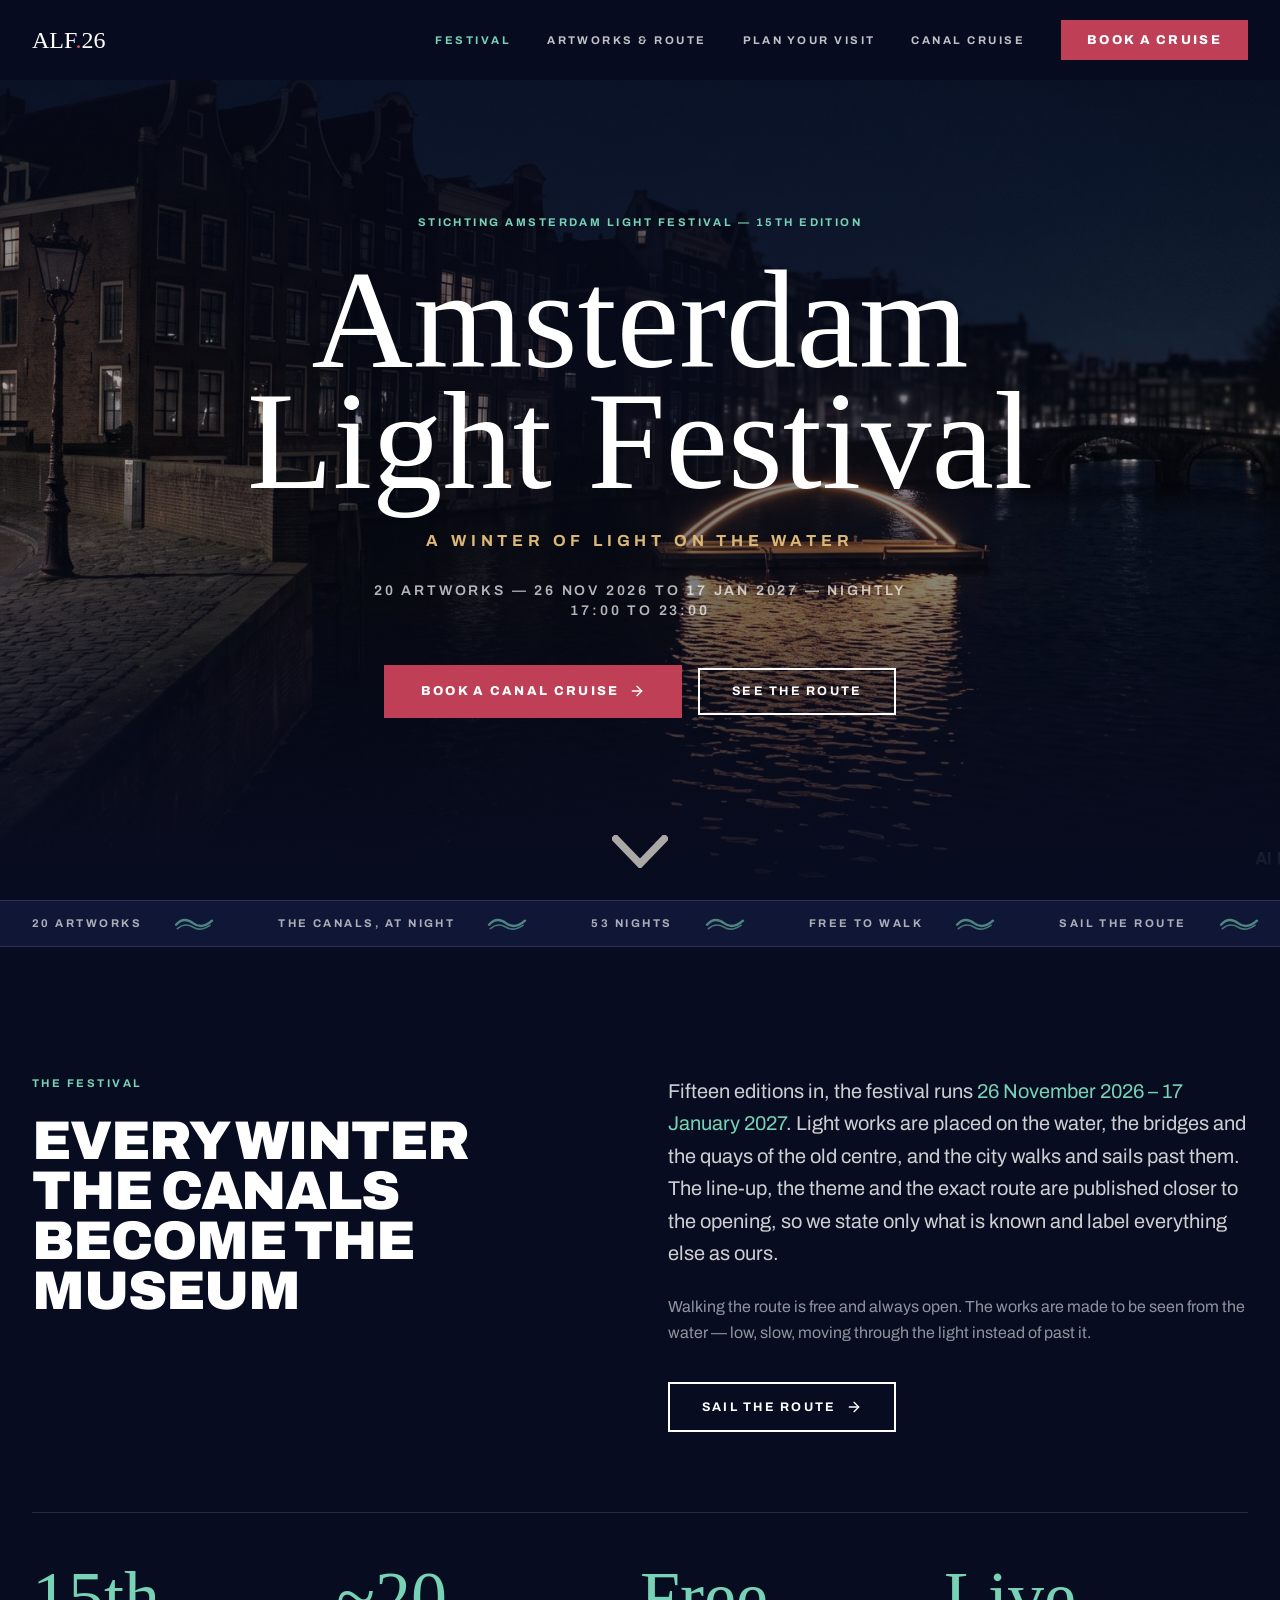
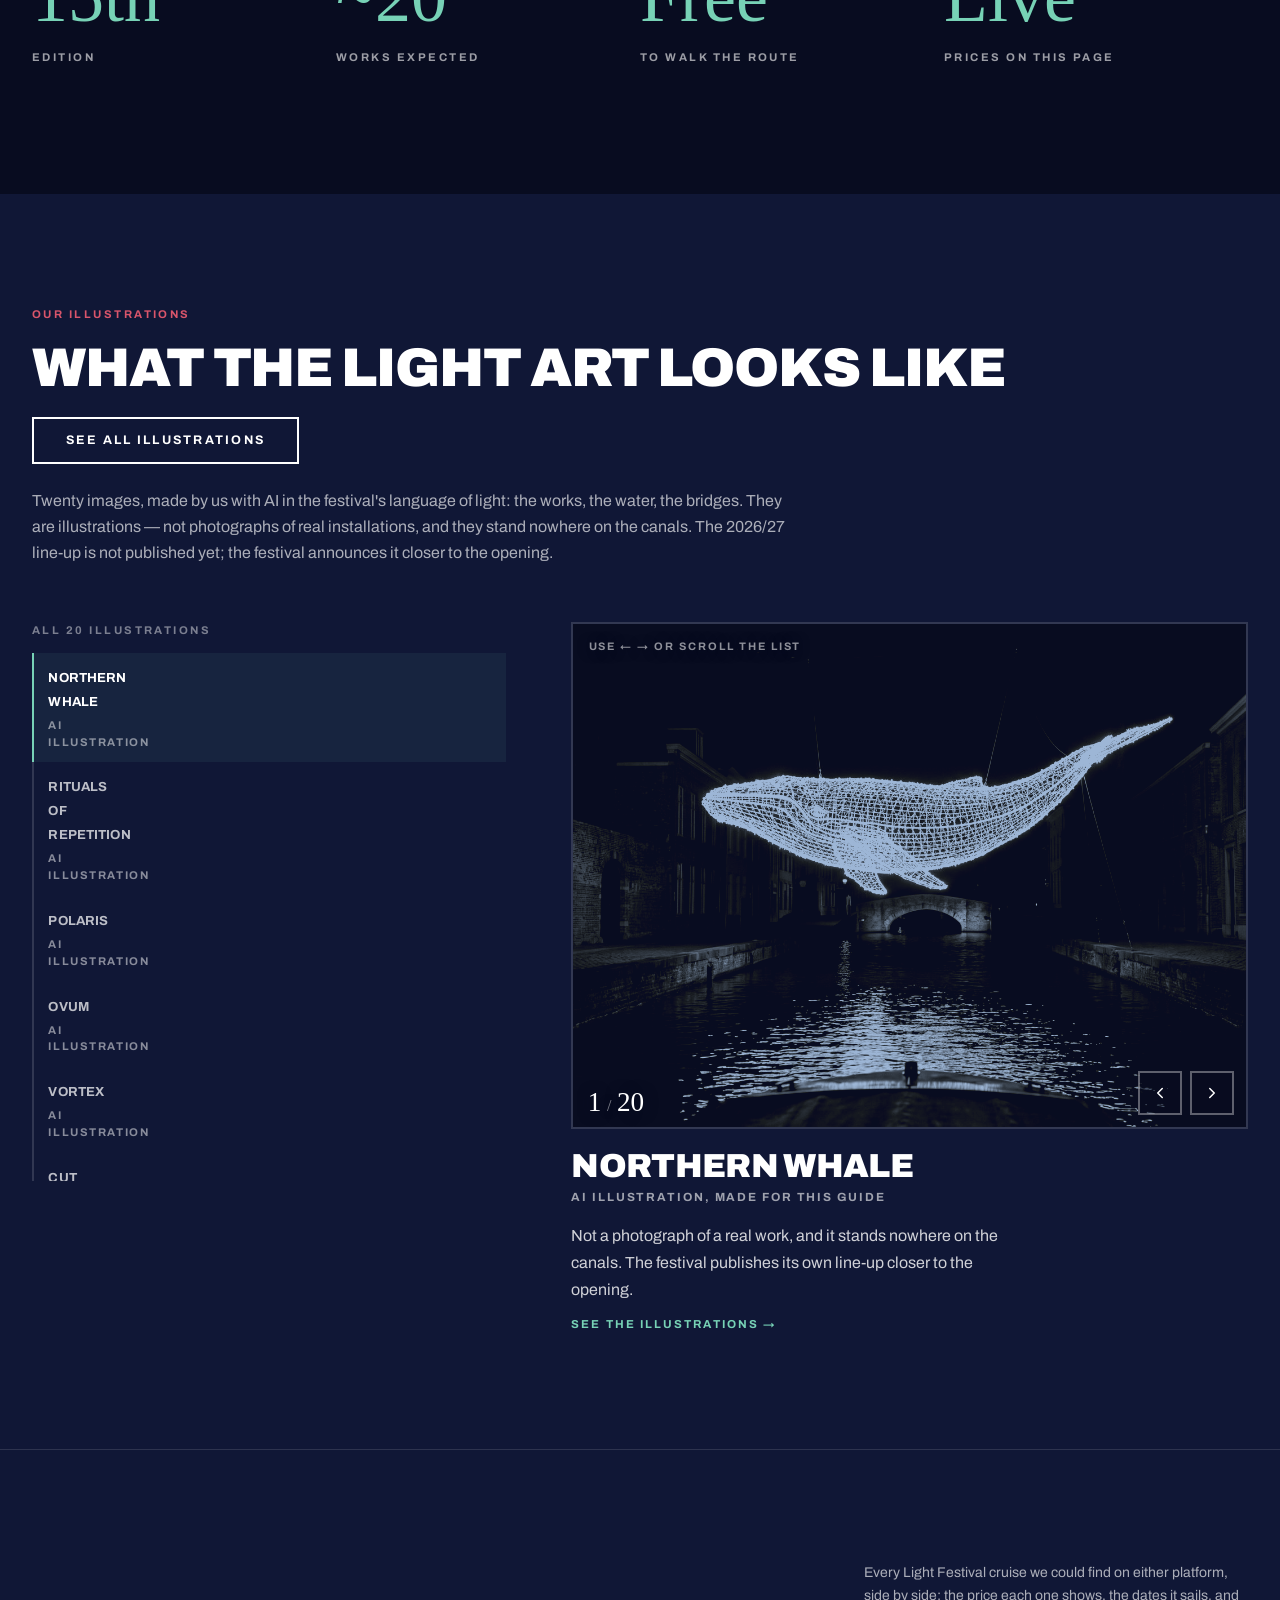
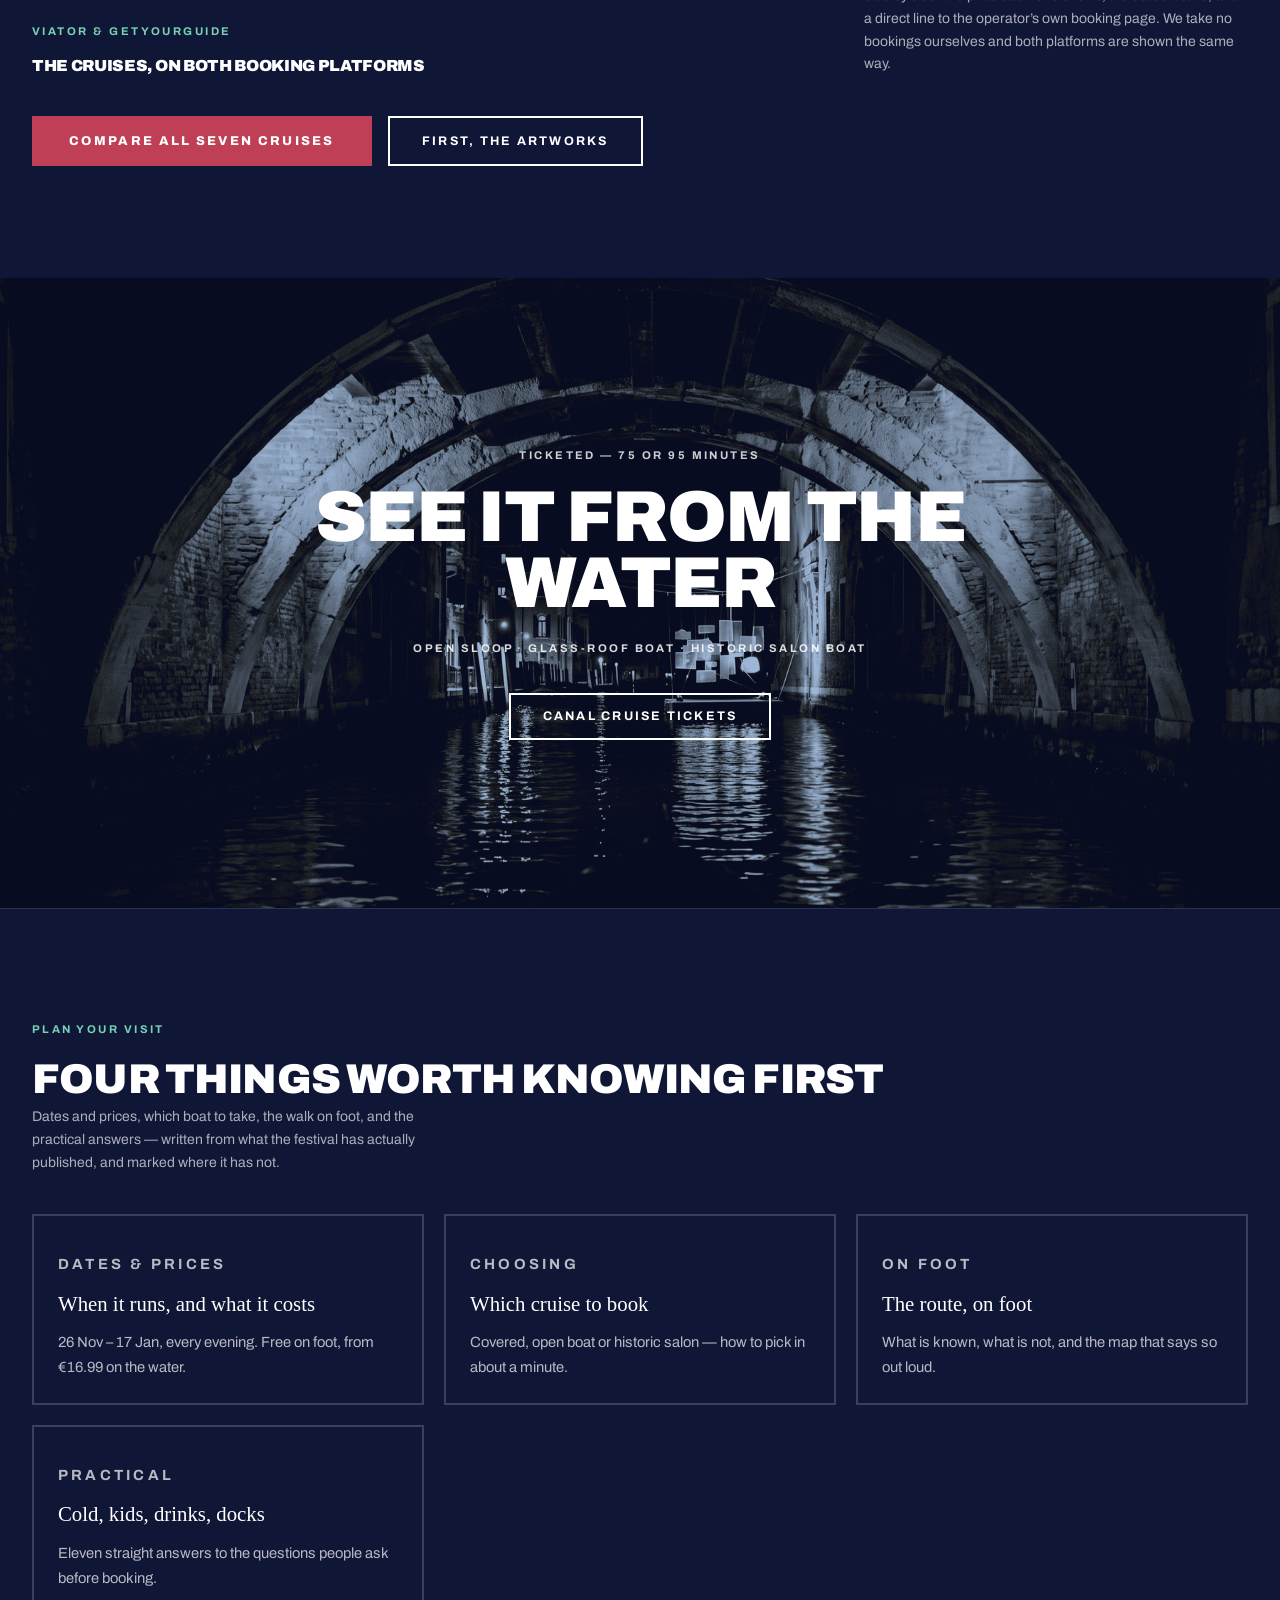
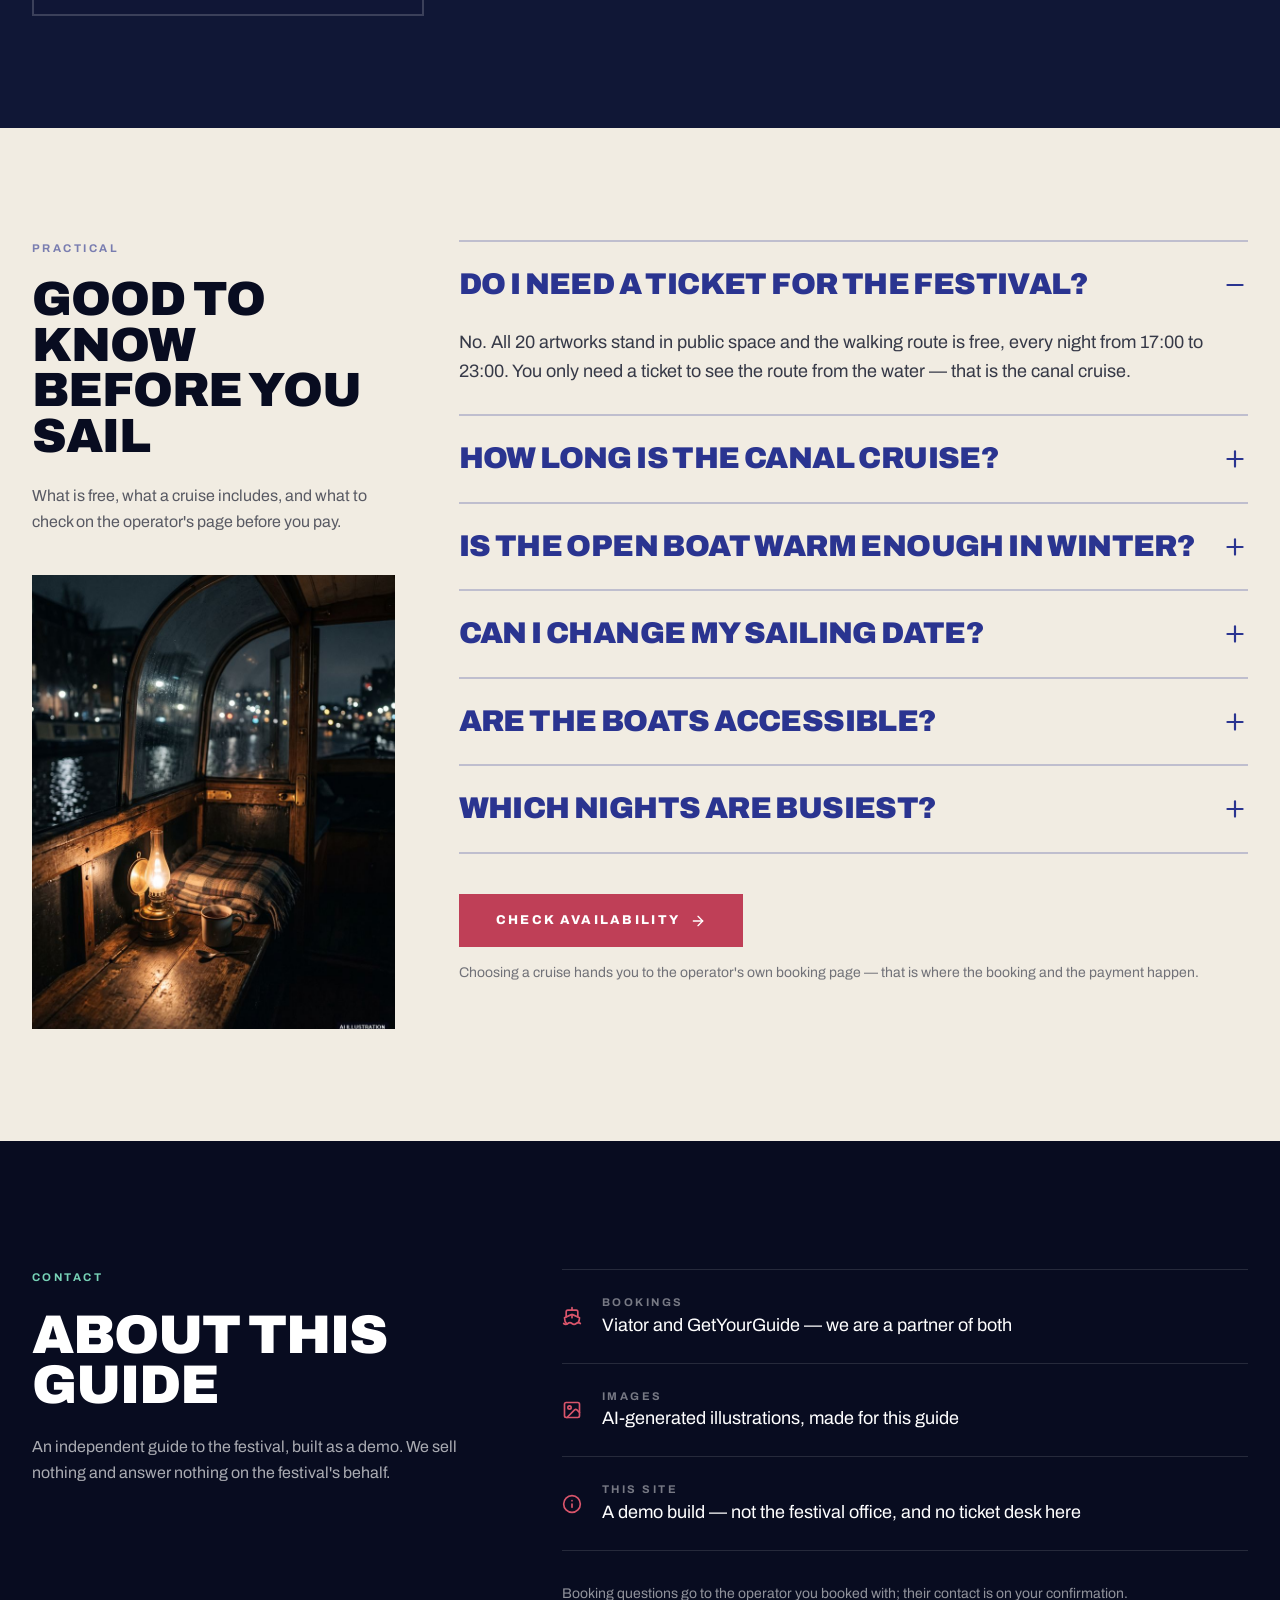
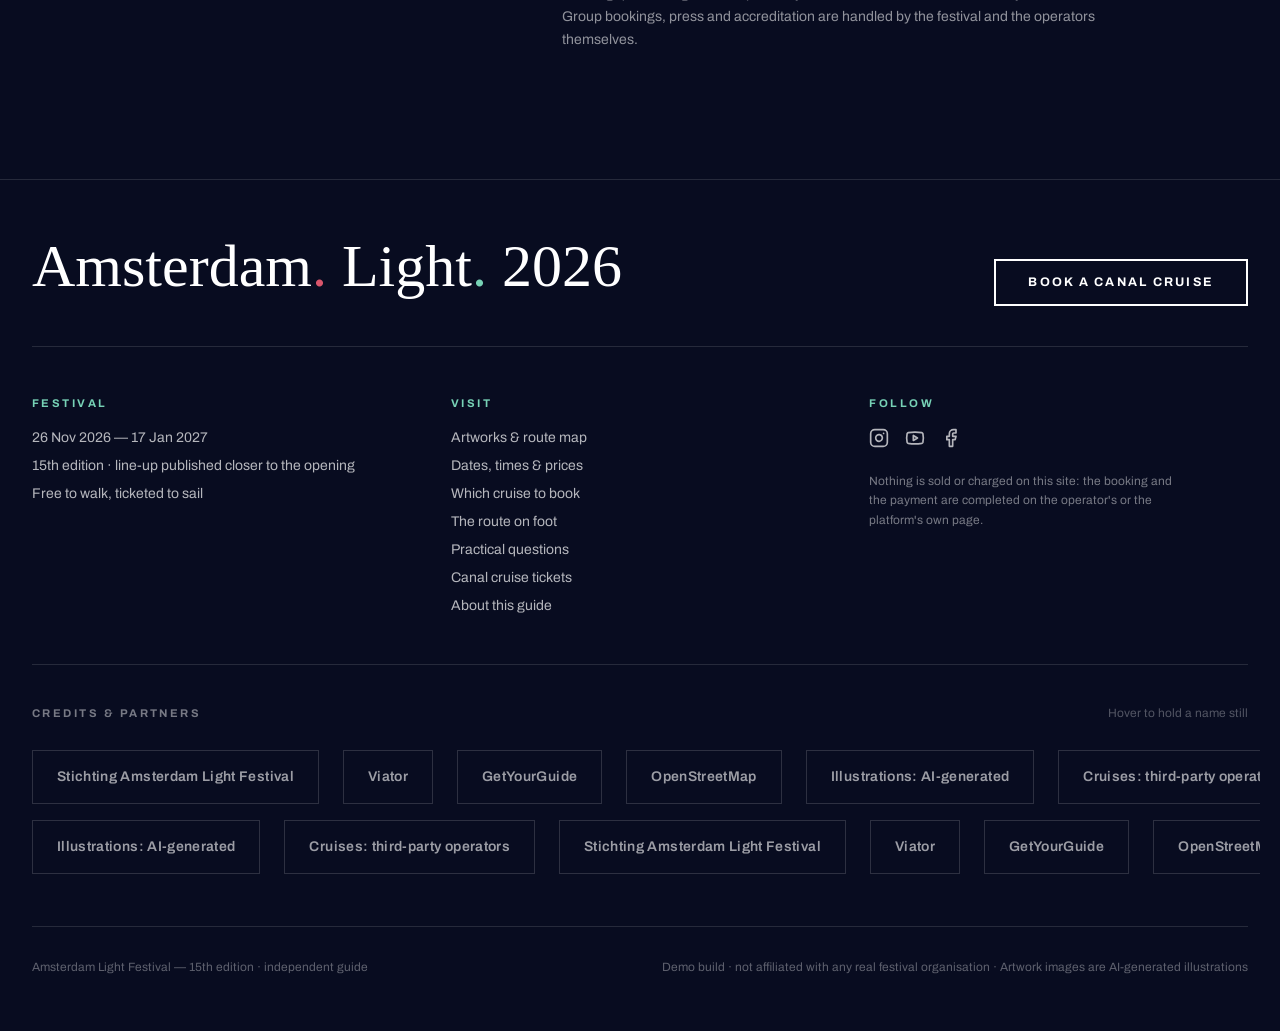
<file: index.html>
<!DOCTYPE html>
<html lang="en">
<head>
	<meta charset="UTF-8">
	<meta name="viewport" content="width=device-width, initial-scale=1.0">
	<script>document.documentElement.className += " js";</script>
	<link rel="icon" href="favicon.ico">
	<meta property="og:type" content="website">
	<meta property="og:title" content="Amsterdam Light Festival 2026">
	<meta property="og:description" content="Amsterdam Light Festival 2026: a winter of light on the canals, 26 November 2026 to 17 January 2027. Choose a canal cruise and see the artworks from the water.">
	<meta property="og:url" content="https://iamyordan94.github.io/amsterdam-light-festival/">
	<meta property="og:image" content="https://iamyordan94.github.io/amsterdam-light-festival/images/og-card.jpg">
	<meta name="twitter:card" content="summary_large_image">
	<meta name="twitter:image" content="https://iamyordan94.github.io/amsterdam-light-festival/images/og-card.jpg">
	<meta name="description" content="Amsterdam Light Festival 2026: a winter of light on the canals, 26 November 2026 to 17 January 2027. Choose a canal cruise and see the artworks from the water.">
	<link rel="preconnect" href="https://fonts.googleapis.com">
	<link rel="preconnect" href="https://fonts.gstatic.com" crossorigin>
	<link href="https://fonts.googleapis.com/css2?family=Archivo:wght@400;500;600;700;800;900&amp;family=Permanent+Marker&amp;display=swap" rel="stylesheet">
	<title>Amsterdam Light Festival 2026</title>
	<link rel="canonical" href="https://yordaan.com/">
	<link rel="stylesheet" href="css/style.css">
	<link rel="stylesheet" href="css/site.css">
	<!-- GetYourGuide partner widget: auto-tags every getyourguide.com link, adds live availability -->
	<script async defer src="https://widget.getyourguide.com/dist/pa.umd.production.min.js" data-gyg-partner-id="KRAI3FK"></script>
</head>
<body>
<div><header class="fixed inset-x-0 top-0 z-50 bg-night/95 backdrop-blur-sm transition-shadow duration-300 "><div class="mx-auto flex h-16 max-w-[1500px] items-center justify-between gap-6 px-5 md:h-20 md:px-8"><a aria-label="Amsterdam Light Festival home" href="index.html" class="font-display text-lg leading-none text-paper md:text-2xl">ALF<span class="text-magenta">.</span>26</a><nav class="hidden items-center gap-9 md:flex"><a href="index.html" class="label-xs transition-colors text-mint">Festival</a><a href="artworks.html" class="label-xs transition-colors text-paper/75 hover:text-paper">Artworks &amp; route</a><a href="dates.html" class="label-xs transition-colors text-paper/75 hover:text-paper">Plan your visit</a><a href="tickets.html" class="label-xs transition-colors text-paper/75 hover:text-paper">Canal cruise</a><a href="tickets.html" class="btn-solid !px-6 !py-3">Book a cruise</a></nav><button type="button" class="flex h-10 w-10 items-center justify-center text-paper md:hidden" aria-label="Open menu"><svg xmlns="http://www.w3.org/2000/svg" width="22" height="22" viewBox="0 0 24 24" fill="none" stroke="currentColor" stroke-width="2" stroke-linecap="round" stroke-linejoin="round" class="lucide lucide-menu" aria-hidden="true"><path d="M4 5h16"></path><path d="M4 12h16"></path><path d="M4 19h16"></path></svg></button></div></header><section class="relative flex min-h-[100svh] flex-col items-center justify-center overflow-hidden bg-night px-5 pb-20 pt-28 text-center"><img alt="Light artwork reflected in an Amsterdam canal at night with a glass-roof cruise boat passing" class="absolute inset-0 h-full w-full object-cover" src="images/hero-canal.jpg"><div class="absolute inset-0 bg-gradient-to-b from-night/75 via-night/25 to-night"></div><div class="absolute inset-0" style="background: radial-gradient(58% 42% at 50% 40%, rgba(8, 12, 32, 0.62) 0%, rgba(8, 12, 32, 0) 72%);"></div><div class="relative z-10 flex flex-col items-center"><p class="rise rise-1 label-xs text-mint">Stichting Amsterdam Light Festival — 15th edition</p><h1 class="rise rise-2 font-display hero-type mt-7 text-paper">Amsterdam<br>Light Festival</h1><p class="rise rise-3 mt-7 text-sm font-bold uppercase tracking-[0.3em] text-amber md:text-base">A winter of light on the water</p><p class="rise rise-4 mt-7 max-w-xl text-xs font-semibold uppercase tracking-[0.2em] text-paper/70 md:text-sm">20 artworks — 26 Nov 2026 to 17 Jan 2027 — nightly 17:00 to 23:00</p><div class="rise rise-5 mt-11 flex flex-col items-center gap-4 sm:flex-row"><a href="tickets.html" class="btn-solid">Book a canal cruise <svg xmlns="http://www.w3.org/2000/svg" width="16" height="16" viewBox="0 0 24 24" fill="none" stroke="currentColor" stroke-width="2" stroke-linecap="round" stroke-linejoin="round" class="lucide lucide-arrow-right" aria-hidden="true"><path d="M5 12h14"></path><path d="m12 5 7 7-7 7"></path></svg></a><a href="artworks.html" class="btn-outline on-dark text-paper">See the route</a></div></div><a href="#intro" aria-label="Scroll down" class="absolute bottom-8 left-1/2 z-10 -translate-x-1/2"><svg viewBox="0 0 120 70" class="bob w-12 opacity-70 md:w-14" fill="none" aria-hidden="true"><path d="M8 8l52 54L112 8" stroke="#F1ECE2" stroke-width="16" stroke-linecap="square"></path></svg></a></section><div class="marquee-hover overflow-hidden border-y border-paper/12 bg-deep py-3.5"><div class="marquee-track-slow flex w-max"><div class="flex shrink-0"><span class="label-xs flex items-center gap-8 px-8 text-paper/65">20 artworks<svg viewBox="0 0 120 44" class="w-10 text-mint opacity-60" fill="none" aria-hidden="true"><path d="M6 26C22 8 40 8 58 22c16 12 34 12 56-8" stroke="#77D2B6" stroke-width="7" stroke-linecap="round"></path><path d="M10 38C26 24 42 24 58 34c14 9 30 7 50-6" stroke="#77D2B6" stroke-width="5" stroke-linecap="round" opacity="0.85"></path></svg></span><span class="label-xs flex items-center gap-8 px-8 text-paper/65">The canals, at night<svg viewBox="0 0 120 44" class="w-10 text-mint opacity-60" fill="none" aria-hidden="true"><path d="M6 26C22 8 40 8 58 22c16 12 34 12 56-8" stroke="#77D2B6" stroke-width="7" stroke-linecap="round"></path><path d="M10 38C26 24 42 24 58 34c14 9 30 7 50-6" stroke="#77D2B6" stroke-width="5" stroke-linecap="round" opacity="0.85"></path></svg></span><span class="label-xs flex items-center gap-8 px-8 text-paper/65">53 nights<svg viewBox="0 0 120 44" class="w-10 text-mint opacity-60" fill="none" aria-hidden="true"><path d="M6 26C22 8 40 8 58 22c16 12 34 12 56-8" stroke="#77D2B6" stroke-width="7" stroke-linecap="round"></path><path d="M10 38C26 24 42 24 58 34c14 9 30 7 50-6" stroke="#77D2B6" stroke-width="5" stroke-linecap="round" opacity="0.85"></path></svg></span><span class="label-xs flex items-center gap-8 px-8 text-paper/65">Free to walk<svg viewBox="0 0 120 44" class="w-10 text-mint opacity-60" fill="none" aria-hidden="true"><path d="M6 26C22 8 40 8 58 22c16 12 34 12 56-8" stroke="#77D2B6" stroke-width="7" stroke-linecap="round"></path><path d="M10 38C26 24 42 24 58 34c14 9 30 7 50-6" stroke="#77D2B6" stroke-width="5" stroke-linecap="round" opacity="0.85"></path></svg></span><span class="label-xs flex items-center gap-8 px-8 text-paper/65">Sail the route<svg viewBox="0 0 120 44" class="w-10 text-mint opacity-60" fill="none" aria-hidden="true"><path d="M6 26C22 8 40 8 58 22c16 12 34 12 56-8" stroke="#77D2B6" stroke-width="7" stroke-linecap="round"></path><path d="M10 38C26 24 42 24 58 34c14 9 30 7 50-6" stroke="#77D2B6" stroke-width="5" stroke-linecap="round" opacity="0.85"></path></svg></span><span class="label-xs flex items-center gap-8 px-8 text-paper/65">Blue hour to midnight<svg viewBox="0 0 120 44" class="w-10 text-mint opacity-60" fill="none" aria-hidden="true"><path d="M6 26C22 8 40 8 58 22c16 12 34 12 56-8" stroke="#77D2B6" stroke-width="7" stroke-linecap="round"></path><path d="M10 38C26 24 42 24 58 34c14 9 30 7 50-6" stroke="#77D2B6" stroke-width="5" stroke-linecap="round" opacity="0.85"></path></svg></span></div><div class="flex shrink-0"><span class="label-xs flex items-center gap-8 px-8 text-paper/65">20 artworks<svg viewBox="0 0 120 44" class="w-10 text-mint opacity-60" fill="none" aria-hidden="true"><path d="M6 26C22 8 40 8 58 22c16 12 34 12 56-8" stroke="#77D2B6" stroke-width="7" stroke-linecap="round"></path><path d="M10 38C26 24 42 24 58 34c14 9 30 7 50-6" stroke="#77D2B6" stroke-width="5" stroke-linecap="round" opacity="0.85"></path></svg></span><span class="label-xs flex items-center gap-8 px-8 text-paper/65">The canals, at night<svg viewBox="0 0 120 44" class="w-10 text-mint opacity-60" fill="none" aria-hidden="true"><path d="M6 26C22 8 40 8 58 22c16 12 34 12 56-8" stroke="#77D2B6" stroke-width="7" stroke-linecap="round"></path><path d="M10 38C26 24 42 24 58 34c14 9 30 7 50-6" stroke="#77D2B6" stroke-width="5" stroke-linecap="round" opacity="0.85"></path></svg></span><span class="label-xs flex items-center gap-8 px-8 text-paper/65">53 nights<svg viewBox="0 0 120 44" class="w-10 text-mint opacity-60" fill="none" aria-hidden="true"><path d="M6 26C22 8 40 8 58 22c16 12 34 12 56-8" stroke="#77D2B6" stroke-width="7" stroke-linecap="round"></path><path d="M10 38C26 24 42 24 58 34c14 9 30 7 50-6" stroke="#77D2B6" stroke-width="5" stroke-linecap="round" opacity="0.85"></path></svg></span><span class="label-xs flex items-center gap-8 px-8 text-paper/65">Free to walk<svg viewBox="0 0 120 44" class="w-10 text-mint opacity-60" fill="none" aria-hidden="true"><path d="M6 26C22 8 40 8 58 22c16 12 34 12 56-8" stroke="#77D2B6" stroke-width="7" stroke-linecap="round"></path><path d="M10 38C26 24 42 24 58 34c14 9 30 7 50-6" stroke="#77D2B6" stroke-width="5" stroke-linecap="round" opacity="0.85"></path></svg></span><span class="label-xs flex items-center gap-8 px-8 text-paper/65">Sail the route<svg viewBox="0 0 120 44" class="w-10 text-mint opacity-60" fill="none" aria-hidden="true"><path d="M6 26C22 8 40 8 58 22c16 12 34 12 56-8" stroke="#77D2B6" stroke-width="7" stroke-linecap="round"></path><path d="M10 38C26 24 42 24 58 34c14 9 30 7 50-6" stroke="#77D2B6" stroke-width="5" stroke-linecap="round" opacity="0.85"></path></svg></span><span class="label-xs flex items-center gap-8 px-8 text-paper/65">Blue hour to midnight<svg viewBox="0 0 120 44" class="w-10 text-mint opacity-60" fill="none" aria-hidden="true"><path d="M6 26C22 8 40 8 58 22c16 12 34 12 56-8" stroke="#77D2B6" stroke-width="7" stroke-linecap="round"></path><path d="M10 38C26 24 42 24 58 34c14 9 30 7 50-6" stroke="#77D2B6" stroke-width="5" stroke-linecap="round" opacity="0.85"></path></svg></span></div></div></div><section id="intro" class="bg-night px-5 py-24 md:px-8 md:py-32"><div class="mx-auto grid max-w-[1500px] gap-14 md:grid-cols-12"><div class="reveal md:col-span-5"><p class="label-xs text-mint">The festival</p><h2 class="headline section-type mt-6">Every winter the canals become the museum</h2></div><div class="reveal md:col-span-6 md:col-start-7"><p class="text-lg leading-relaxed text-paper/80 md:text-xl">Fifteen editions in, the festival runs <span class="text-mint">26 November 2026 – 17 January 2027</span>. Light works are placed on the water, the bridges and the quays of the old centre, and the city walks and sails past them. The line-up, the theme and the exact route are published closer to the opening, so we state only what is known and label everything else as ours.</p><p class="mt-6 text-base leading-relaxed text-paper/55">Walking the route is free and always open. The works are made to be seen from the water — low, slow, moving through the light instead of past it.</p><a href="tickets.html" class="btn-outline on-dark mt-9 text-paper">Sail the route <svg xmlns="http://www.w3.org/2000/svg" width="16" height="16" viewBox="0 0 24 24" fill="none" stroke="currentColor" stroke-width="2" stroke-linecap="round" stroke-linejoin="round" class="lucide lucide-arrow-right" aria-hidden="true"><path d="M5 12h14"></path><path d="m12 5 7 7-7 7"></path></svg></a></div></div><div class="mx-auto mt-20 grid max-w-[1500px] grid-cols-2 gap-y-10 border-t border-paper/12 pt-12 md:grid-cols-4"><div class="reveal"><p class="font-display text-5xl leading-none text-mint md:text-7xl">15th</p><p class="label-xs mt-4 text-paper/60">Edition</p></div><div class="reveal"><p class="font-display text-5xl leading-none text-mint md:text-7xl">~20</p><p class="label-xs mt-4 text-paper/60">Works expected</p></div><div class="reveal"><p class="font-display text-5xl leading-none text-mint md:text-7xl">Free</p><p class="label-xs mt-4 text-paper/60">To walk the route</p></div><div class="reveal"><p class="font-display text-5xl leading-none text-mint md:text-7xl">Live</p><p class="label-xs mt-4 text-paper/60">Prices on this page</p></div></div></section><section id="programme" class="overflow-hidden bg-deep px-5 py-24 md:px-8 md:py-28"><div class="mx-auto max-w-[1500px]"><div class="reveal flex flex-wrap items-end justify-between gap-6"><div><p class="label-xs text-magenta">Our illustrations</p><h2 class="headline section-type mt-5">What the light art looks like</h2></div><a href="artworks.html" class="btn-outline on-dark text-paper">See all illustrations</a></div><p class="reveal mt-6 max-w-3xl text-base leading-relaxed text-paper/65">Twenty images, made by us with AI in the festival's language of light: the works, the water, the bridges. They are illustrations &mdash; not photographs of real installations, and they stand nowhere on the canals. The 2026/27 line-up is not published yet; the festival announces it closer to the opening.</p><div data-programme class="reveal mt-14"><noscript><ul class="pg-fallback"><li><a href="artworks.html#stop-1"><span class="pg-fallback-name">Northern Whale</span> <span class="pg-fallback-meta">AI illustration</span></a></li><li><a href="artworks.html#stop-2"><span class="pg-fallback-name">Rituals of Repetition</span> <span class="pg-fallback-meta">AI illustration</span></a></li><li><a href="artworks.html#stop-3"><span class="pg-fallback-name">Polaris</span> <span class="pg-fallback-meta">AI illustration</span></a></li><li><a href="artworks.html#stop-4"><span class="pg-fallback-name">Ovum</span> <span class="pg-fallback-meta">AI illustration</span></a></li><li><a href="artworks.html#stop-5"><span class="pg-fallback-name">Vortex</span> <span class="pg-fallback-meta">AI illustration</span></a></li><li><a href="artworks.html#stop-6"><span class="pg-fallback-name">Cut Diamond</span> <span class="pg-fallback-meta">AI illustration</span></a></li><li><a href="artworks.html#stop-7"><span class="pg-fallback-name">Wave Function</span> <span class="pg-fallback-meta">AI illustration</span></a></li><li><a href="artworks.html#stop-8"><span class="pg-fallback-name">Second Wave</span> <span class="pg-fallback-meta">AI illustration</span></a></li><li><a href="artworks.html#stop-9"><span class="pg-fallback-name">Bloom</span> <span class="pg-fallback-meta">AI illustration</span></a></li><li><a href="artworks.html#stop-10"><span class="pg-fallback-name">Firework Bridge</span> <span class="pg-fallback-meta">AI illustration</span></a></li><li><a href="artworks.html#stop-11"><span class="pg-fallback-name">Amber Gate</span> <span class="pg-fallback-meta">AI illustration</span></a></li><li><a href="artworks.html#stop-12"><span class="pg-fallback-name">Night Tower</span> <span class="pg-fallback-meta">AI illustration</span></a></li><li><a href="artworks.html#stop-13"><span class="pg-fallback-name">Lantern Herd</span> <span class="pg-fallback-meta">AI illustration</span></a></li><li><a href="artworks.html#stop-14"><span class="pg-fallback-name">Signal</span> <span class="pg-fallback-meta">AI illustration</span></a></li><li><a href="artworks.html#stop-15"><span class="pg-fallback-name">Paper Crane</span> <span class="pg-fallback-meta">AI illustration</span></a></li><li><a href="artworks.html#stop-16"><span class="pg-fallback-name">Tide</span> <span class="pg-fallback-meta">AI illustration</span></a></li><li><a href="artworks.html#stop-17"><span class="pg-fallback-name">Moths</span> <span class="pg-fallback-meta">AI illustration</span></a></li><li><a href="artworks.html#stop-18"><span class="pg-fallback-name">Stairs</span> <span class="pg-fallback-meta">AI illustration</span></a></li><li><a href="artworks.html#stop-19"><span class="pg-fallback-name">Woven Water</span> <span class="pg-fallback-meta">AI illustration</span></a></li><li><a href="artworks.html#stop-20"><span class="pg-fallback-name">Afterglow</span> <span class="pg-fallback-meta">AI illustration</span></a></li></ul></noscript></div></div></section>

<!-- curated GetYourGuide module: three festival cruises, each one GetYourGuide's own live module -->
<section id="cruises" class="scroll-mt-20 border-t border-paper/12 bg-deep px-5 py-20 md:px-8 md:py-28"><div class="mx-auto max-w-[1500px]"><div class="reveal flex flex-wrap items-end justify-between gap-x-12 gap-y-6"><div><p class="label-xs text-mint">Viator &amp; GetYourGuide</p><h2 class="headline mt-4 text-[clamp(1.7rem,4vw,2.6rem)] leading-tight">The cruises, on both booking platforms</h2></div><p class="max-w-sm text-sm leading-relaxed text-paper/65">Every Light Festival cruise we could find on either platform, side by side: the price each one shows, the dates it sails, and a direct line to the operator&rsquo;s own booking page. We take no bookings ourselves and both platforms are shown the same way.</p></div><div class="reveal mt-10 flex flex-wrap gap-4"><a href="tickets.html" class="btn-solid">Compare all seven cruises</a><a href="artworks.html" class="btn-outline on-dark text-paper">First, the artworks</a></div></div></section>
<!-- /curated GetYourGuide module -->

<section class="duotone bg-sky h-[70vh] min-h-[460px] w-full"><img alt="Canal cruise boat passing under an illuminated arch" loading="lazy" src="images/cruise-arch.jpg"><div class="duotone-floor"></div><div class="relative z-10 flex h-full flex-col items-center justify-center px-6 text-center text-paper"><p class="reveal label-xs mb-5 text-paper/80">Ticketed — 75 or 95 minutes</p><h2 class="reveal headline band-type max-w-[16ch]">See it from the water</h2><p class="reveal label-xs mt-6 text-paper/85">Open sloop · glass-roof boat · historic salon boat</p><div class="reveal mt-9"><a href="tickets.html" class="btn-outline on-dark text-paper">Canal cruise tickets</a></div></div></section><section id="guides" class="scroll-mt-20 border-t border-paper/12 bg-deep px-5 py-20 md:px-8 md:py-28"><div class="mx-auto max-w-[1500px]"><div class="flex flex-wrap items-end justify-between gap-x-12 gap-y-6"><div><p class="label-xs text-mint">Plan your visit</p><h2 class="headline leading-tight" style="margin-top:1rem;font-size:clamp(1.7rem,4vw,2.6rem)">Four things worth knowing first</h2></div><p class="max-w-sm text-sm leading-relaxed text-paper/65">Dates and prices, which boat to take, the walk on foot, and the practical answers — written from what the festival has actually published, and marked where it has not.</p></div><div class="gd-cards"><a class="gd-card" href="dates.html"><p class="label-xs text-mint">Dates &amp; prices</p><h3>When it runs, and what it costs</h3><p>26 Nov – 17 Jan, every evening. Free on foot, from €16.99 on the water.</p></a><a class="gd-card" href="cruises.html"><p class="label-xs text-mint">Choosing</p><h3>Which cruise to book</h3><p>Covered, open boat or historic salon — how to pick in about a minute.</p></a><a class="gd-card" href="route.html"><p class="label-xs text-mint">On foot</p><h3>The route, on foot</h3><p>What is known, what is not, and the map that says so out loud.</p></a><a class="gd-card" href="practical.html"><p class="label-xs text-mint">Practical</p><h3>Cold, kids, drinks, docks</h3><p>Eleven straight answers to the questions people ask before booking.</p></a></div></div></section><section id="practical" class="scroll-mt-20 bg-bone px-5 py-24 md:px-8 md:py-28"><div class="mx-auto grid max-w-[1500px] items-start gap-12 lg:grid-cols-12 lg:gap-16"><div class="reveal lg:col-span-4"><p class="label-xs text-ink/60">Practical</p><h2 class="headline mt-5 text-4xl leading-[0.95] text-night md:text-5xl">Good to know<br>before you sail</h2><p class="mt-6 text-base leading-relaxed text-night/65">What is free, what a cruise includes, and what to check on the operator's page before you pay.</p><img alt="Passengers under a blanket with hot drinks on a glass-roof canal boat at night" class="mt-10 hidden aspect-4/5 w-full object-cover lg:block" loading="lazy" src="images/onboard-night.jpg"></div><div class="reveal lg:col-span-8"><div class="divide-y-2 divide-ink/25 border-y-2 border-ink/25"><div><button type="button" class="flex w-full items-center justify-between gap-6 py-6 text-left" aria-expanded="true"><span class="headline text-xl leading-tight text-ink md:text-3xl">Do I need a ticket for the festival?</span><span class="shrink-0 text-ink"><svg xmlns="http://www.w3.org/2000/svg" width="26" height="26" viewBox="0 0 24 24" fill="none" stroke="currentColor" stroke-width="2" stroke-linecap="round" stroke-linejoin="round" class="lucide lucide-minus" aria-hidden="true"><path d="M5 12h14"></path></svg></span></button><p class="max-w-3xl pb-7 text-base leading-relaxed text-night/80 md:text-lg">No. All 20 artworks stand in public space and the walking route is free, every night from 17:00 to 23:00. You only need a ticket to see the route from the water — that is the canal cruise.</p></div><div><button type="button" class="flex w-full items-center justify-between gap-6 py-6 text-left" aria-expanded="false"><span class="headline text-xl leading-tight text-ink md:text-3xl">How long is the canal cruise?</span><span class="shrink-0 text-ink"><svg xmlns="http://www.w3.org/2000/svg" width="26" height="26" viewBox="0 0 24 24" fill="none" stroke="currentColor" stroke-width="2" stroke-linecap="round" stroke-linejoin="round" class="lucide lucide-plus" aria-hidden="true"><path d="M5 12h14"></path><path d="M12 5v14"></path></svg></span></button></div><div><button type="button" class="flex w-full items-center justify-between gap-6 py-6 text-left" aria-expanded="false"><span class="headline text-xl leading-tight text-ink md:text-3xl">Is the open boat warm enough in winter?</span><span class="shrink-0 text-ink"><svg xmlns="http://www.w3.org/2000/svg" width="26" height="26" viewBox="0 0 24 24" fill="none" stroke="currentColor" stroke-width="2" stroke-linecap="round" stroke-linejoin="round" class="lucide lucide-plus" aria-hidden="true"><path d="M5 12h14"></path><path d="M12 5v14"></path></svg></span></button></div><div><button type="button" class="flex w-full items-center justify-between gap-6 py-6 text-left" aria-expanded="false"><span class="headline text-xl leading-tight text-ink md:text-3xl">Can I change my sailing date?</span><span class="shrink-0 text-ink"><svg xmlns="http://www.w3.org/2000/svg" width="26" height="26" viewBox="0 0 24 24" fill="none" stroke="currentColor" stroke-width="2" stroke-linecap="round" stroke-linejoin="round" class="lucide lucide-plus" aria-hidden="true"><path d="M5 12h14"></path><path d="M12 5v14"></path></svg></span></button></div><div><button type="button" class="flex w-full items-center justify-between gap-6 py-6 text-left" aria-expanded="false"><span class="headline text-xl leading-tight text-ink md:text-3xl">Are the boats accessible?</span><span class="shrink-0 text-ink"><svg xmlns="http://www.w3.org/2000/svg" width="26" height="26" viewBox="0 0 24 24" fill="none" stroke="currentColor" stroke-width="2" stroke-linecap="round" stroke-linejoin="round" class="lucide lucide-plus" aria-hidden="true"><path d="M5 12h14"></path><path d="M12 5v14"></path></svg></span></button></div><div><button type="button" class="flex w-full items-center justify-between gap-6 py-6 text-left" aria-expanded="false"><span class="headline text-xl leading-tight text-ink md:text-3xl">Which nights are busiest?</span><span class="shrink-0 text-ink"><svg xmlns="http://www.w3.org/2000/svg" width="26" height="26" viewBox="0 0 24 24" fill="none" stroke="currentColor" stroke-width="2" stroke-linecap="round" stroke-linejoin="round" class="lucide lucide-plus" aria-hidden="true"><path d="M5 12h14"></path><path d="M12 5v14"></path></svg></span></button></div></div><div class="mt-10 flex flex-wrap items-center gap-x-8 gap-y-4"><a href="tickets.html" class="btn-solid">Check availability <svg xmlns="http://www.w3.org/2000/svg" width="16" height="16" viewBox="0 0 24 24" fill="none" stroke="currentColor" stroke-width="2" stroke-linecap="round" stroke-linejoin="round" class="lucide lucide-arrow-right" aria-hidden="true"><path d="M5 12h14"></path><path d="m12 5 7 7-7 7"></path></svg></a><p class="text-sm text-night/55">Choosing a cruise hands you to the operator's own booking page — that is where the booking and the payment happen.</p></div></div></div></section><section id="contact" class="scroll-mt-20 bg-night px-5 py-24 md:px-8 md:py-32"><div class="mx-auto grid max-w-[1500px] gap-14 md:grid-cols-12"><div class="reveal md:col-span-5"><p class="label-xs text-mint">Contact</p><h2 class="headline section-type mt-6">About this guide</h2><p class="mt-6 max-w-md text-base leading-relaxed text-paper/65">An independent guide to the festival, built as a demo. We sell nothing and answer nothing on the festival's behalf.</p></div><div class="reveal md:col-span-7"><ul class="divide-y divide-paper/12 border-y border-paper/12"><li class="flex items-center gap-5 py-6"><svg xmlns="http://www.w3.org/2000/svg" width="20" height="20" viewBox="0 0 24 24" fill="none" stroke="currentColor" stroke-width="2" stroke-linecap="round" stroke-linejoin="round" class="lucide lucide-ship shrink-0 text-magenta" aria-hidden="true"><path d="M12 10.189V14"></path><path d="M12 2v3"></path><path d="M19 13V7a2 2 0 0 0-2-2H7a2 2 0 0 0-2 2v6"></path><path d="M19.38 20A11.6 11.6 0 0 0 21 14l-8.188-3.639a2 2 0 0 0-1.624 0L3 14a11.6 11.6 0 0 0 2.81 7.76"></path><path d="M2 21c.6.5 1.2 1 2.5 1 2.5 0 2.5-2 5-2 1.3 0 1.9.5 2.5 1s1.2 1 2.5 1c2.5 0 2.5-2 5-2 1.3 0 1.9.5 2.5 1"></path></svg><div><p class="label-xs text-paper/45">Bookings</p><a href="tickets.html" class="text-lg">Viator and GetYourGuide &mdash; we are a partner of both</a></div></li><li class="flex items-center gap-5 py-6"><svg xmlns="http://www.w3.org/2000/svg" width="20" height="20" viewBox="0 0 24 24" fill="none" stroke="currentColor" stroke-width="2" stroke-linecap="round" stroke-linejoin="round" class="lucide lucide-image shrink-0 text-magenta" aria-hidden="true"><rect width="18" height="18" x="3" y="3" rx="2" ry="2"></rect><circle cx="9" cy="9" r="2"></circle><path d="m21 15-3.086-3.086a2 2 0 0 0-2.828 0L6 21"></path></svg><div><p class="label-xs text-paper/45">Images</p><span class="text-lg">AI-generated illustrations, made for this guide</span></div></li><li class="flex items-center gap-5 py-6"><svg xmlns="http://www.w3.org/2000/svg" width="20" height="20" viewBox="0 0 24 24" fill="none" stroke="currentColor" stroke-width="2" stroke-linecap="round" stroke-linejoin="round" class="lucide lucide-info shrink-0 text-magenta" aria-hidden="true"><circle cx="12" cy="12" r="10"></circle><path d="M12 16v-4"></path><path d="M12 8h.01"></path></svg><div><p class="label-xs text-paper/45">This site</p><span class="text-lg">A demo build &mdash; not the festival office, and no ticket desk here</span></div></li></ul><p class="mt-8 max-w-xl text-sm leading-relaxed text-paper/55">Booking questions go to the operator you booked with; their contact is on your confirmation. Group bookings, press and accreditation are handled by the festival and the operators themselves.</p></div></section><footer class="border-t border-paper/12 bg-night px-5 py-14 md:px-8"><div class="mx-auto max-w-[1500px]"><div class="flex flex-wrap items-baseline justify-between gap-6 border-b border-paper/12 pb-10"><p class="font-display text-4xl leading-none md:text-6xl">Amsterdam<span class="text-magenta">.</span> Light<span class="text-mint">.</span> 2026</p><a href="tickets.html" class="btn-outline on-dark text-paper">Book a canal cruise</a></div><div class="grid gap-10 py-12 md:grid-cols-3"><div><p class="label-xs mb-4 text-mint">Festival</p><ul class="space-y-2 text-sm text-paper/70"><li>26 Nov 2026 — 17 Jan 2027</li><li>15th edition · line-up published closer to the opening</li><li>Free to walk, ticketed to sail</li></ul></div><div><p class="label-xs mb-4 text-mint">Visit</p><ul class="space-y-2 text-sm text-paper/70"><li><a href="artworks.html" class="hover:text-paper">Artworks &amp; route map</a></li><li><a href="dates.html" class="hover:text-paper">Dates, times &amp; prices</a></li><li><a href="cruises.html" class="hover:text-paper">Which cruise to book</a></li><li><a href="route.html" class="hover:text-paper">The route on foot</a></li><li><a href="practical.html" class="hover:text-paper">Practical questions</a></li><li><a href="tickets.html" class="hover:text-paper">Canal cruise tickets</a></li><li><a href="index.html#contact" class="hover:text-paper">About this guide</a></li></ul></div><div><p class="label-xs mb-4 text-mint">Follow</p><div class="flex gap-4 text-paper/70"><a href="#contact" aria-label="Instagram" class="hover:text-paper"><svg xmlns="http://www.w3.org/2000/svg" width="20" height="20" viewBox="0 0 24 24" fill="none" stroke="currentColor" stroke-width="2" stroke-linecap="round" stroke-linejoin="round" class="lucide lucide-instagram" aria-hidden="true"><rect width="20" height="20" x="2" y="2" rx="5" ry="5"></rect><path d="M16 11.37A4 4 0 1 1 12.63 8 4 4 0 0 1 16 11.37z"></path><line x1="17.5" x2="17.51" y1="6.5" y2="6.5"></line></svg></a><a href="#contact" aria-label="YouTube" class="hover:text-paper"><svg xmlns="http://www.w3.org/2000/svg" width="20" height="20" viewBox="0 0 24 24" fill="none" stroke="currentColor" stroke-width="2" stroke-linecap="round" stroke-linejoin="round" class="lucide lucide-youtube" aria-hidden="true"><path d="M2.5 17a24.12 24.12 0 0 1 0-10 2 2 0 0 1 1.4-1.4 49.56 49.56 0 0 1 16.2 0A2 2 0 0 1 21.5 7a24.12 24.12 0 0 1 0 10 2 2 0 0 1-1.4 1.4 49.55 49.55 0 0 1-16.2 0A2 2 0 0 1 2.5 17"></path><path d="m10 15 5-3-5-3z"></path></svg></a><a href="#contact" aria-label="Facebook" class="hover:text-paper"><svg xmlns="http://www.w3.org/2000/svg" width="20" height="20" viewBox="0 0 24 24" fill="none" stroke="currentColor" stroke-width="2" stroke-linecap="round" stroke-linejoin="round" class="lucide lucide-facebook" aria-hidden="true"><path d="M18 2h-3a5 5 0 0 0-5 5v3H7v4h3v8h4v-8h3l1-4h-4V7a1 1 0 0 1 1-1h3z"></path></svg></a></div><p class="mt-6 max-w-xs text-xs leading-relaxed text-paper/45">Nothing is sold or charged on this site: the booking and the payment are completed on the operator's or the platform's own page.</p></div></div><div class="border-t border-paper/12 pt-10"><div class="mb-6 flex flex-wrap items-baseline justify-between gap-4"><p class="label-xs text-paper/45">Credits &amp; partners</p><p class="text-xs text-paper/30">Hover to hold a name still</p></div><div class="-mx-3 space-y-2"><div class="marquee-hover overflow-hidden py-1"><div class="flex w-max marquee-track-slow"><div class="flex shrink-0 items-center"><span class="mx-3 flex items-center border border-paper/15 px-6 py-4 text-sm font-semibold tracking-wide text-paper/60 transition-colors hover:border-mint/60 hover:text-paper">Stichting Amsterdam Light Festival</span><span class="mx-3 flex items-center border border-paper/15 px-6 py-4 text-sm font-semibold tracking-wide text-paper/60 transition-colors hover:border-mint/60 hover:text-paper">Viator</span><span class="mx-3 flex items-center border border-paper/15 px-6 py-4 text-sm font-semibold tracking-wide text-paper/60 transition-colors hover:border-mint/60 hover:text-paper">GetYourGuide</span><span class="mx-3 flex items-center border border-paper/15 px-6 py-4 text-sm font-semibold tracking-wide text-paper/60 transition-colors hover:border-mint/60 hover:text-paper">OpenStreetMap</span><span class="mx-3 flex items-center border border-paper/15 px-6 py-4 text-sm font-semibold tracking-wide text-paper/60 transition-colors hover:border-mint/60 hover:text-paper">Illustrations: AI-generated</span></div><div class="flex shrink-0 items-center"><span class="mx-3 flex items-center border border-paper/15 px-6 py-4 text-sm font-semibold tracking-wide text-paper/60 transition-colors hover:border-mint/60 hover:text-paper">Cruises: third-party operators</span><span class="mx-3 flex items-center border border-paper/15 px-6 py-4 text-sm font-semibold tracking-wide text-paper/60 transition-colors hover:border-mint/60 hover:text-paper">Stichting Amsterdam Light Festival</span><span class="mx-3 flex items-center border border-paper/15 px-6 py-4 text-sm font-semibold tracking-wide text-paper/60 transition-colors hover:border-mint/60 hover:text-paper">Viator</span><span class="mx-3 flex items-center border border-paper/15 px-6 py-4 text-sm font-semibold tracking-wide text-paper/60 transition-colors hover:border-mint/60 hover:text-paper">GetYourGuide</span><span class="mx-3 flex items-center border border-paper/15 px-6 py-4 text-sm font-semibold tracking-wide text-paper/60 transition-colors hover:border-mint/60 hover:text-paper">OpenStreetMap</span></div></div></div><div class="marquee-hover overflow-hidden py-1"><div class="flex w-max marquee-track-rev"><div class="flex shrink-0 items-center"><span class="mx-3 flex items-center border border-paper/15 px-6 py-4 text-sm font-semibold tracking-wide text-paper/60 transition-colors hover:border-mint/60 hover:text-paper">Illustrations: AI-generated</span><span class="mx-3 flex items-center border border-paper/15 px-6 py-4 text-sm font-semibold tracking-wide text-paper/60 transition-colors hover:border-mint/60 hover:text-paper">Cruises: third-party operators</span><span class="mx-3 flex items-center border border-paper/15 px-6 py-4 text-sm font-semibold tracking-wide text-paper/60 transition-colors hover:border-mint/60 hover:text-paper">Stichting Amsterdam Light Festival</span><span class="mx-3 flex items-center border border-paper/15 px-6 py-4 text-sm font-semibold tracking-wide text-paper/60 transition-colors hover:border-mint/60 hover:text-paper">Viator</span><span class="mx-3 flex items-center border border-paper/15 px-6 py-4 text-sm font-semibold tracking-wide text-paper/60 transition-colors hover:border-mint/60 hover:text-paper">GetYourGuide</span></div><div class="flex shrink-0 items-center"><span class="mx-3 flex items-center border border-paper/15 px-6 py-4 text-sm font-semibold tracking-wide text-paper/60 transition-colors hover:border-mint/60 hover:text-paper">OpenStreetMap</span><span class="mx-3 flex items-center border border-paper/15 px-6 py-4 text-sm font-semibold tracking-wide text-paper/60 transition-colors hover:border-mint/60 hover:text-paper">Illustrations: AI-generated</span><span class="mx-3 flex items-center border border-paper/15 px-6 py-4 text-sm font-semibold tracking-wide text-paper/60 transition-colors hover:border-mint/60 hover:text-paper">Cruises: third-party operators</span><span class="mx-3 flex items-center border border-paper/15 px-6 py-4 text-sm font-semibold tracking-wide text-paper/60 transition-colors hover:border-mint/60 hover:text-paper">Stichting Amsterdam Light Festival</span><span class="mx-3 flex items-center border border-paper/15 px-6 py-4 text-sm font-semibold tracking-wide text-paper/60 transition-colors hover:border-mint/60 hover:text-paper">Viator</span></div></div></div></div></div><div class="mt-12 flex flex-wrap items-center justify-between gap-4 border-t border-paper/12 pt-8 text-xs text-paper/35"><p>Amsterdam Light Festival — 15th edition · independent guide</p><p>Demo build · not affiliated with any real festival organisation · Artwork images are AI-generated illustrations</p></div></div></footer></div>
	<script defer src="js/main.js"></script>
	<script defer src="js/data.js"></script>
	<script defer src="js/programme.js"></script>
</body>
</html>
</file>
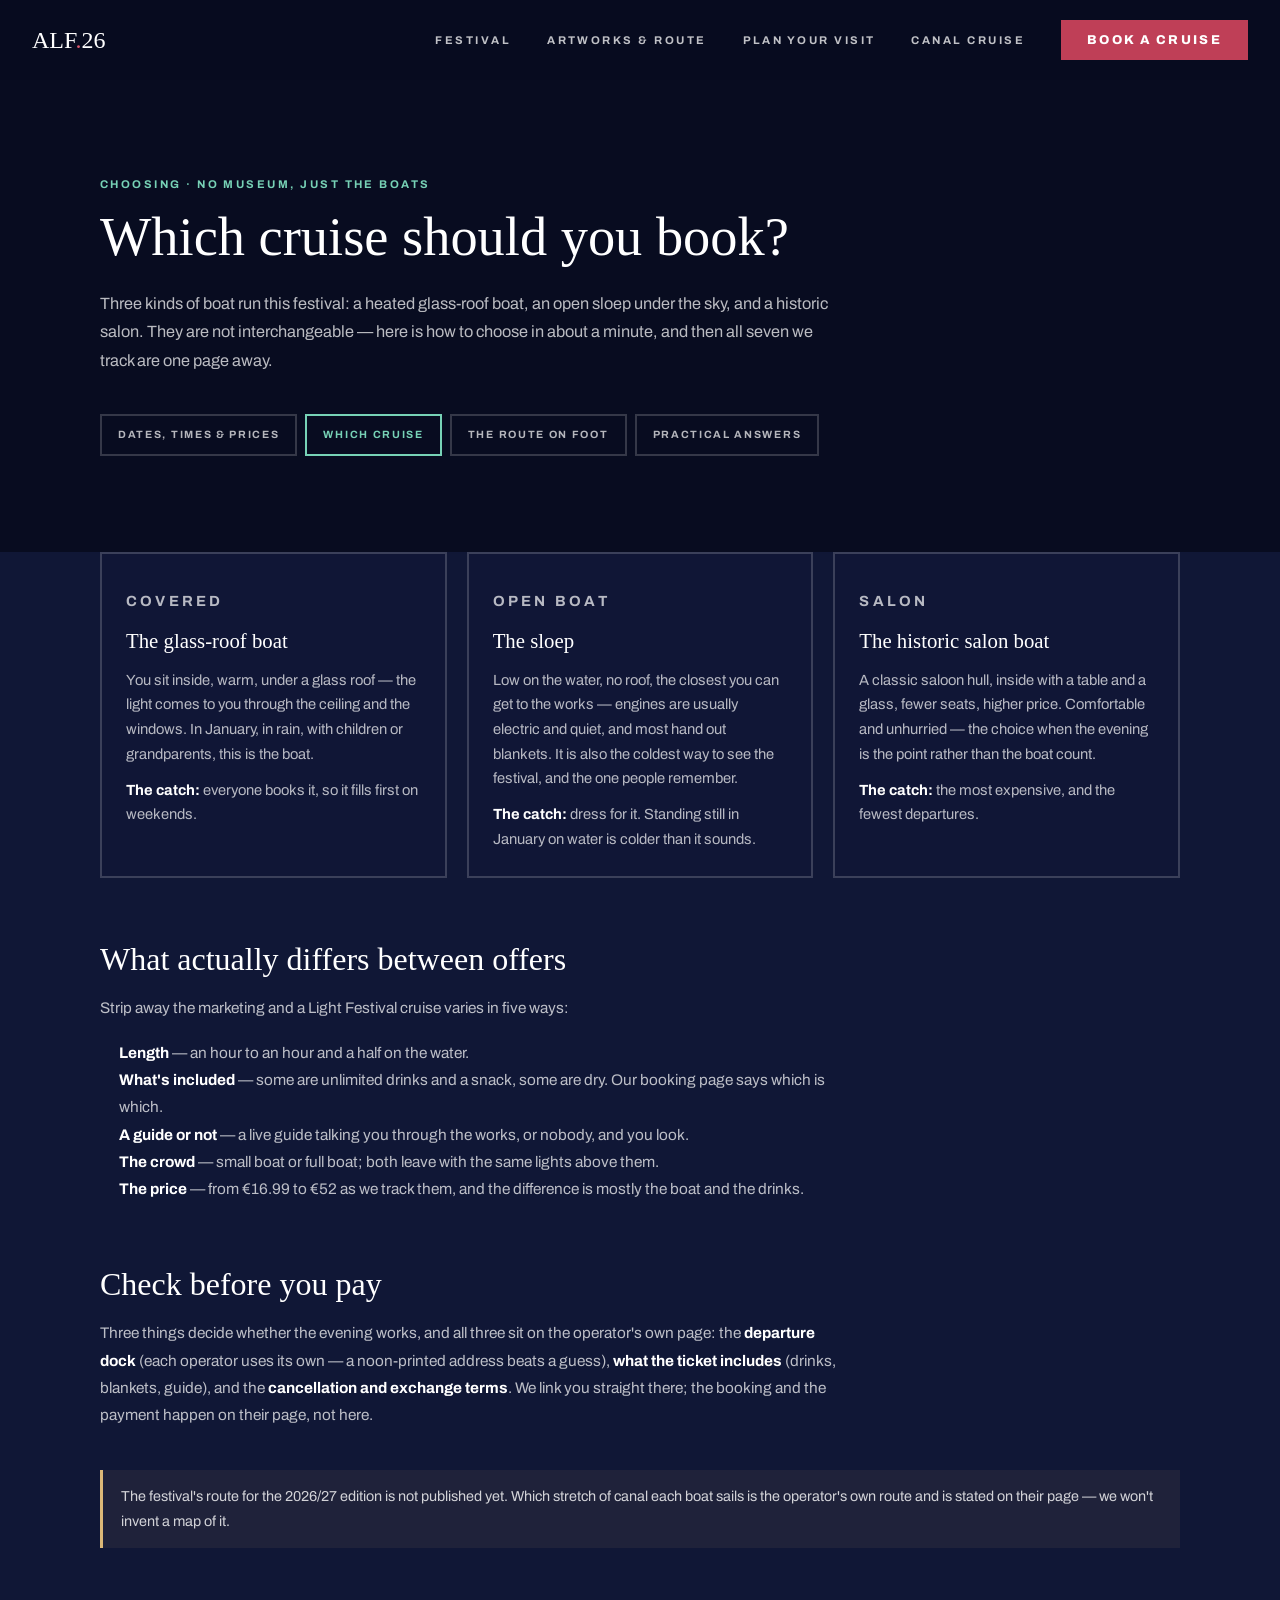
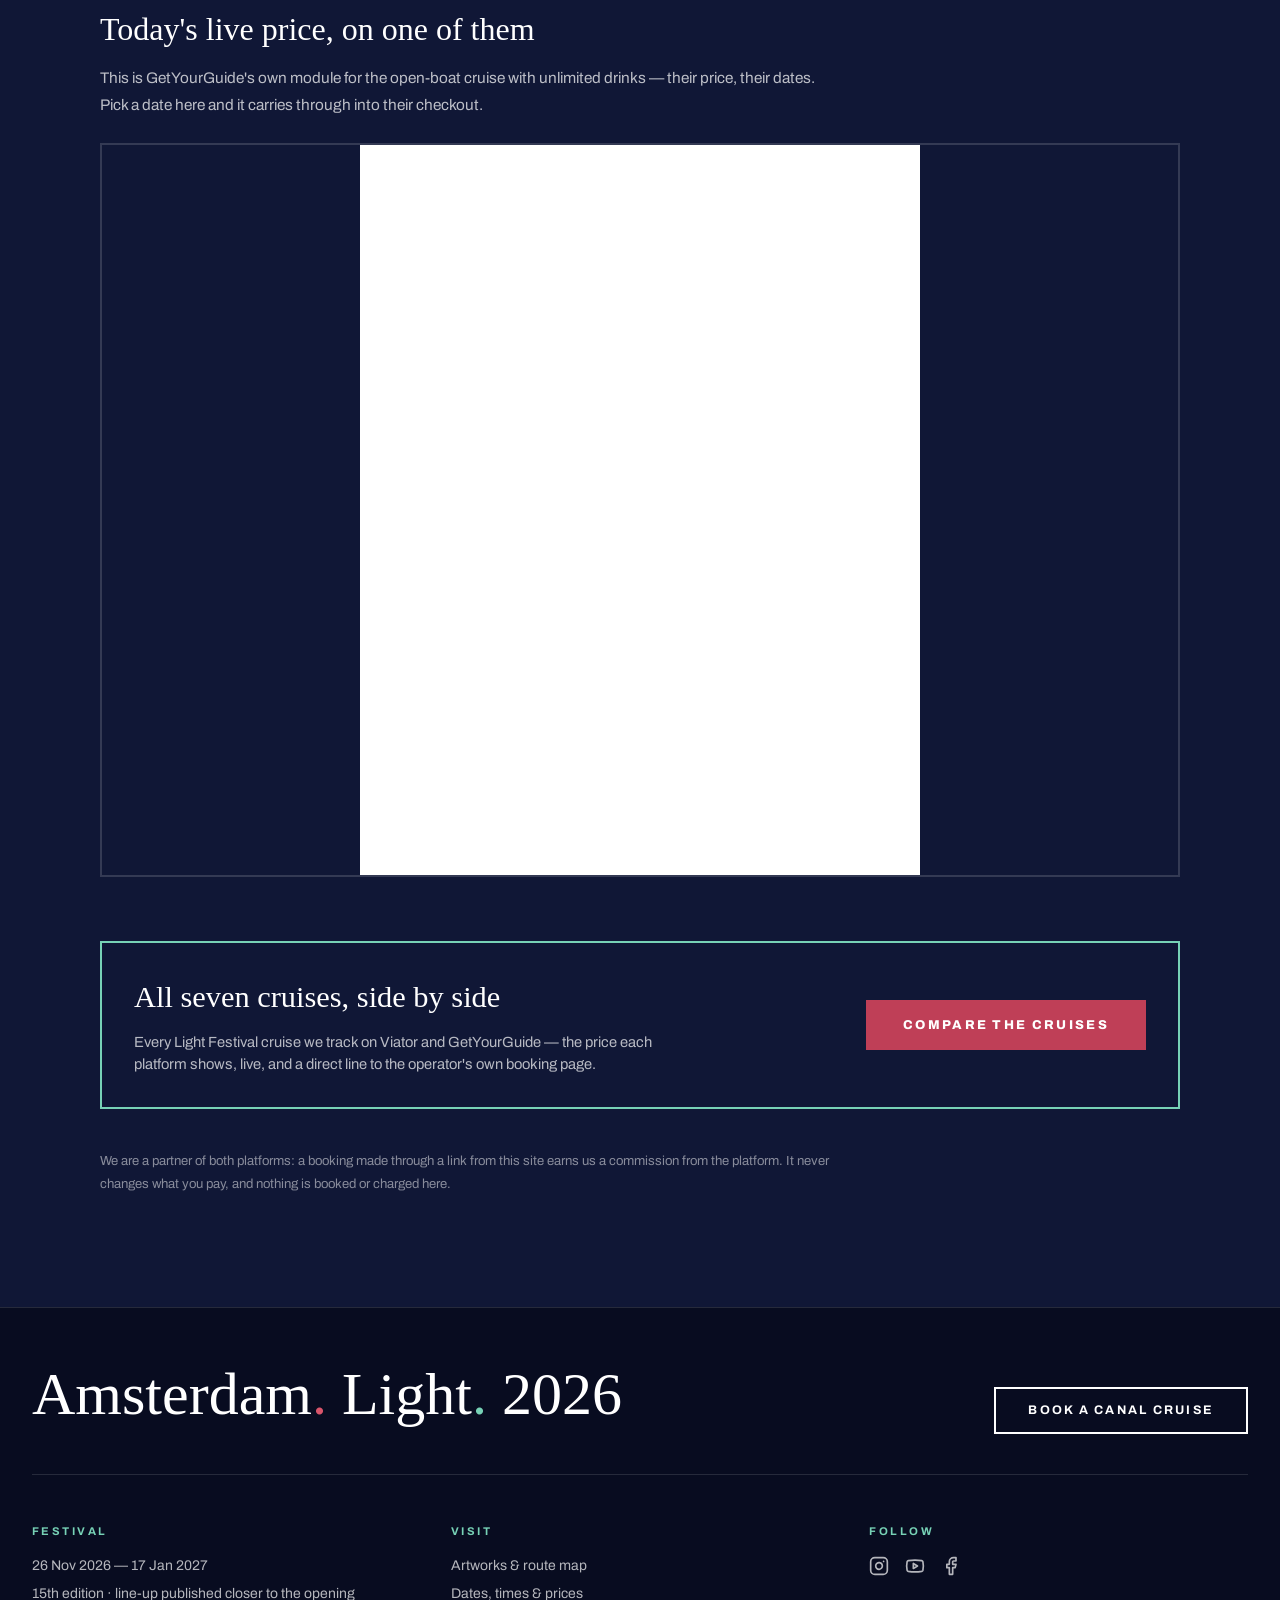
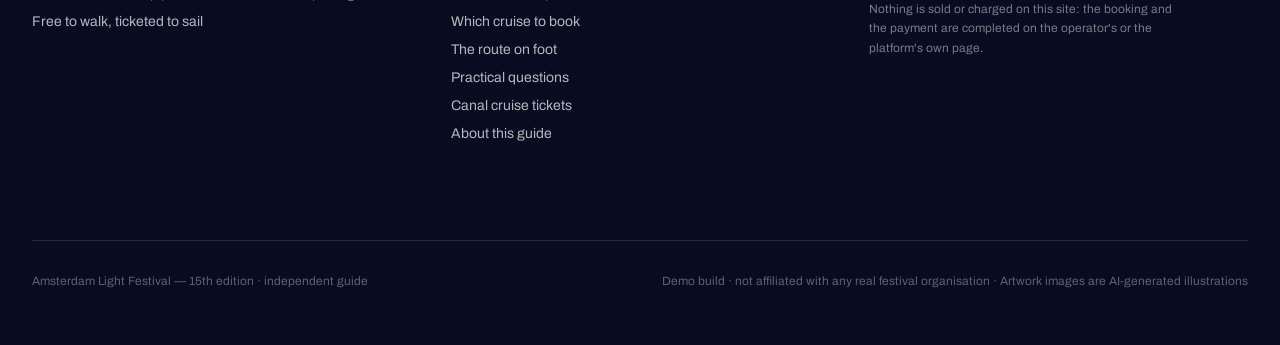
<file: cruises.html>
<!DOCTYPE html>
<html lang="en">
<head>
	<meta charset="UTF-8">
	<meta name="viewport" content="width=device-width, initial-scale=1.0">
	<script>document.documentElement.className += " js";</script>
	<link rel="icon" href="favicon.ico">
	<meta property="og:type" content="article">
	<meta property="og:title" content="Which Light Festival cruise to book — covered, open boat or salon">
	<meta property="og:description" content="Covered, open boat or historic salon: what each is actually like in a Dutch winter, what to check before you pay, and all seven Light Festival cruises we track with live prices.">
	<meta property="og:url" content="https://yordaan.com/cruises.html">
	<meta property="og:image" content="https://yordaan.com/images/og-card.jpg">
	<meta name="twitter:card" content="summary_large_image">
	<meta name="twitter:image" content="https://yordaan.com/images/og-card.jpg">
	<meta name="description" content="Covered, open boat or historic salon: what each is actually like in a Dutch winter, what to check before you pay, and all seven Light Festival cruises we track with live prices.">
	<link rel="canonical" href="https://yordaan.com/cruises.html">
	<link rel="preconnect" href="https://fonts.googleapis.com">
	<link rel="preconnect" href="https://fonts.gstatic.com" crossorigin>
	<link href="https://fonts.googleapis.com/css2?family=Archivo:wght@400;500;600;700;800;900&amp;family=Permanent+Marker&amp;display=swap" rel="stylesheet">
	<link rel="stylesheet" href="css/style.css">
	<link rel="stylesheet" href="css/site.css">
	
	<title>Which Light Festival cruise to book — covered, open boat or salon</title>
</head>
<body>
<div>
<header class="fixed inset-x-0 top-0 z-50 bg-night/95 backdrop-blur-sm transition-shadow duration-300 "><div class="mx-auto flex h-16 max-w-[1500px] items-center justify-between gap-6 px-5 md:h-20 md:px-8"><a aria-label="Amsterdam Light Festival home" href="index.html" class="font-display text-lg leading-none text-paper md:text-2xl">ALF<span class="text-magenta">.</span>26</a><nav class="hidden items-center gap-9 md:flex"><a href="index.html" class="label-xs transition-colors text-paper/75 hover:text-paper">Festival</a><a href="artworks.html" class="label-xs transition-colors text-paper/75 hover:text-paper">Artworks &amp; route</a><a href="dates.html" class="label-xs transition-colors text-paper/75 hover:text-paper">Plan your visit</a><a href="tickets.html" class="label-xs transition-colors text-paper/75 hover:text-paper">Canal cruise</a><a href="tickets.html" class="btn-solid !px-6 !py-3">Book a cruise</a></nav><button type="button" class="flex h-10 w-10 items-center justify-center text-paper md:hidden" aria-label="Open menu"><svg xmlns="http://www.w3.org/2000/svg" width="22" height="22" viewBox="0 0 24 24" fill="none" stroke="currentColor" stroke-width="2" stroke-linecap="round" stroke-linejoin="round" aria-hidden="true"><path d="M4 5h16"></path><path d="M4 12h16"></path><path d="M4 19h16"></path></svg></button></div></header>
<main>
  <section class="gd-hero bg-night">
    <div class="gd-wrap">
      <p class="label-xs text-mint">Choosing · no museum, just the boats</p>
      <h1 class="gd-h1">Which cruise should you book?</h1>
      <p class="gd-lede">Three kinds of boat run this festival: a heated glass-roof boat, an open sloep under the sky, and a historic salon. They are not interchangeable — here is how to choose in about a minute, and then all seven we track are one page away.</p>
      <nav class="gd-subnav" aria-label="The guide"><a href="dates.html">Dates, times &amp; prices</a><a href="cruises.html" class="is-here">Which cruise</a><a href="route.html">The route on foot</a><a href="practical.html">Practical answers</a></nav>
    </div>
  </section>

  <section class="gd-sec">
    <div class="gd-wrap">
      <div class="gd-cards">
        <div class="gd-card reveal">
          <p class="label-xs text-paper/60">Covered</p>
          <h3>The glass-roof boat</h3>
          <p>You sit inside, warm, under a glass roof — the light comes to you through the ceiling and the windows. In January, in rain, with children or grandparents, this is the boat.</p>
          <p><strong>The catch:</strong> everyone books it, so it fills first on weekends.</p>
        </div>
        <div class="gd-card reveal">
          <p class="label-xs text-mint">Open boat</p>
          <h3>The sloep</h3>
          <p>Low on the water, no roof, the closest you can get to the works — engines are usually electric and quiet, and most hand out blankets. It is also the coldest way to see the festival, and the one people remember.</p>
          <p><strong>The catch:</strong> dress for it. Standing still in January on water is colder than it sounds.</p>
        </div>
        <div class="gd-card reveal">
          <p class="label-xs text-amber">Salon</p>
          <h3>The historic salon boat</h3>
          <p>A classic saloon hull, inside with a table and a glass, fewer seats, higher price. Comfortable and unhurried — the choice when the evening is the point rather than the boat count.</p>
          <p><strong>The catch:</strong> the most expensive, and the fewest departures.</p>
        </div>
      </div>

      <h2 class="gd-h2">What actually differs between offers</h2>
      <p class="gd-p">Strip away the marketing and a Light Festival cruise varies in five ways:</p>
      <ul class="gd-p" style="padding-left:1.2rem">
        <li><strong>Length</strong> — an hour to an hour and a half on the water.</li>
        <li><strong>What's included</strong> — some are unlimited drinks and a snack, some are dry. Our booking page says which is which.</li>
        <li><strong>A guide or not</strong> — a live guide talking you through the works, or nobody, and you look.</li>
        <li><strong>The crowd</strong> — small boat or full boat; both leave with the same lights above them.</li>
        <li><strong>The price</strong> — from €16.99 to €52 as we track them, and the difference is mostly the boat and the drinks.</li>
      </ul>

      <h2 class="gd-h2">Check before you pay</h2>
      <p class="gd-p">Three things decide whether the evening works, and all three sit on the operator's own page: the <strong>departure dock</strong> (each operator uses its own — a noon-printed address beats a guess), <strong>what the ticket includes</strong> (drinks, blankets, guide), and the <strong>cancellation and exchange terms</strong>. We link you straight there; the booking and the payment happen on their page, not here.</p>

      <p class="gd-note reveal">The festival's route for the 2026/27 edition is not published yet. Which stretch of canal each boat sails is the operator's own route and is stated on their page — we won't invent a map of it.</p>

      <h2 class="gd-h2">Today's live price, on one of them</h2>
      <p class="gd-p">This is GetYourGuide's own module for the open-boat cruise with unlimited drinks — their price, their dates. Pick a date here and it carries through into their checkout.</p>
      <div class="hub-live" style="margin-top:1.5rem;border:2px solid rgba(255,255,255,.15)">
        <div class="hub-live-inner">
          <iframe class="live-avail" src="https://widget.getyourguide.com/default/availability.frame?partner_id=KRAI3FK&amp;locale=en-GB&amp;currency=EUR&amp;tour_id=501688" title="Availability on GetYourGuide" loading="eager" scrolling="no"></iframe>
        </div>
      </div>

      <div class="gd-cta reveal">
        <div>
          <h2>All seven cruises, side by side</h2>
          <p>Every Light Festival cruise we track on Viator and GetYourGuide — the price each platform shows, live, and a direct line to the operator's own booking page.</p>
        </div>
        <a href="tickets.html" class="btn-solid">Compare the cruises</a>
      </div>

      <p class="gd-p" style="margin-top:2.5rem;font-size:.82rem;color:rgba(255,255,255,.5)">We are a partner of both platforms: a booking made through a link from this site earns us a commission from the platform. It never changes what you pay, and nothing is booked or charged here.</p>
    </div>
  </section>
</main>
<footer class="border-t border-paper/12 bg-night px-5 py-14 md:px-8"><div class="mx-auto max-w-[1500px]"><div class="flex flex-wrap items-baseline justify-between gap-6 border-b border-paper/12 pb-10"><p class="font-display text-4xl leading-none md:text-6xl">Amsterdam<span class="text-magenta">.</span> Light<span class="text-mint">.</span> 2026</p><a href="tickets.html" class="btn-outline on-dark text-paper">Book a canal cruise</a></div><div class="grid gap-10 py-12 md:grid-cols-3"><div><p class="label-xs mb-4 text-mint">Festival</p><ul class="space-y-2 text-sm text-paper/70"><li>26 Nov 2026 — 17 Jan 2027</li><li>15th edition · line-up published closer to the opening</li><li>Free to walk, ticketed to sail</li></ul></div><div><p class="label-xs mb-4 text-mint">Visit</p><ul class="space-y-2 text-sm text-paper/70"><li><a href="artworks.html" class="hover:text-paper">Artworks &amp; route map</a></li><li><a href="dates.html" class="hover:text-paper">Dates, times &amp; prices</a></li><li><a href="cruises.html" class="hover:text-paper">Which cruise to book</a></li><li><a href="route.html" class="hover:text-paper">The route on foot</a></li><li><a href="practical.html" class="hover:text-paper">Practical questions</a></li><li><a href="tickets.html" class="hover:text-paper">Canal cruise tickets</a></li><li><a href="index.html#contact" class="hover:text-paper">About this guide</a></li></ul></div><div><p class="label-xs mb-4 text-mint">Follow</p><div class="flex gap-4 text-paper/70"><a href="index.html#contact" aria-label="Instagram" class="hover:text-paper"><svg xmlns="http://www.w3.org/2000/svg" width="20" height="20" viewBox="0 0 24 24" fill="none" stroke="currentColor" stroke-width="2" stroke-linecap="round" stroke-linejoin="round" aria-hidden="true"><rect width="20" height="20" x="2" y="2" rx="5" ry="5"></rect><path d="M16 11.37A4 4 0 1 1 12.63 8 4 4 0 0 1 16 11.37z"></path><line x1="17.5" x2="17.51" y1="6.5" y2="6.5"></line></svg></a><a href="index.html#contact" aria-label="YouTube" class="hover:text-paper"><svg xmlns="http://www.w3.org/2000/svg" width="20" height="20" viewBox="0 0 24 24" fill="none" stroke="currentColor" stroke-width="2" stroke-linecap="round" stroke-linejoin="round" aria-hidden="true"><path d="M2.5 17a24.12 24.12 0 0 1 0-10 2 2 0 0 1 1.4-1.4 49.56 49.56 0 0 1 16.2 0A2 2 0 0 1 21.5 7a24.12 24.12 0 0 1 0 10 2 2 0 0 1-1.4 1.4 49.55 49.55 0 0 1-16.2 0A2 2 0 0 1 2.5 17"></path><path d="m10 15 5-3-5-3z"></path></svg></a><a href="index.html#contact" aria-label="Facebook" class="hover:text-paper"><svg xmlns="http://www.w3.org/2000/svg" width="20" height="20" viewBox="0 0 24 24" fill="none" stroke="currentColor" stroke-width="2" stroke-linecap="round" stroke-linejoin="round" aria-hidden="true"><path d="M18 2h-3a5 5 0 0 0-5 5v3H7v4h3v8h4v-8h3l1-4h-4V7a1 1 0 0 1 1-1h3z"></path></svg></a></div><p class="mt-6 max-w-xs text-xs leading-relaxed text-paper/45">Nothing is sold or charged on this site: the booking and the payment are completed on the operator's or the platform's own page.</p></div></div><div class="mt-12 flex flex-wrap items-center justify-between gap-4 border-t border-paper/12 pt-8 text-xs text-paper/35"><p>Amsterdam Light Festival — 15th edition · independent guide</p><p>Demo build · not affiliated with any real festival organisation · Artwork images are AI-generated illustrations</p></div></div></footer>
	<script async defer src="https://widget.getyourguide.com/dist/pa.umd.production.min.js" data-gyg-partner-id="KRAI3FK"></script>
	<script defer src="js/main.js"></script>
	<script defer src="js/data.js"></script>
</body>
</html>
</file>
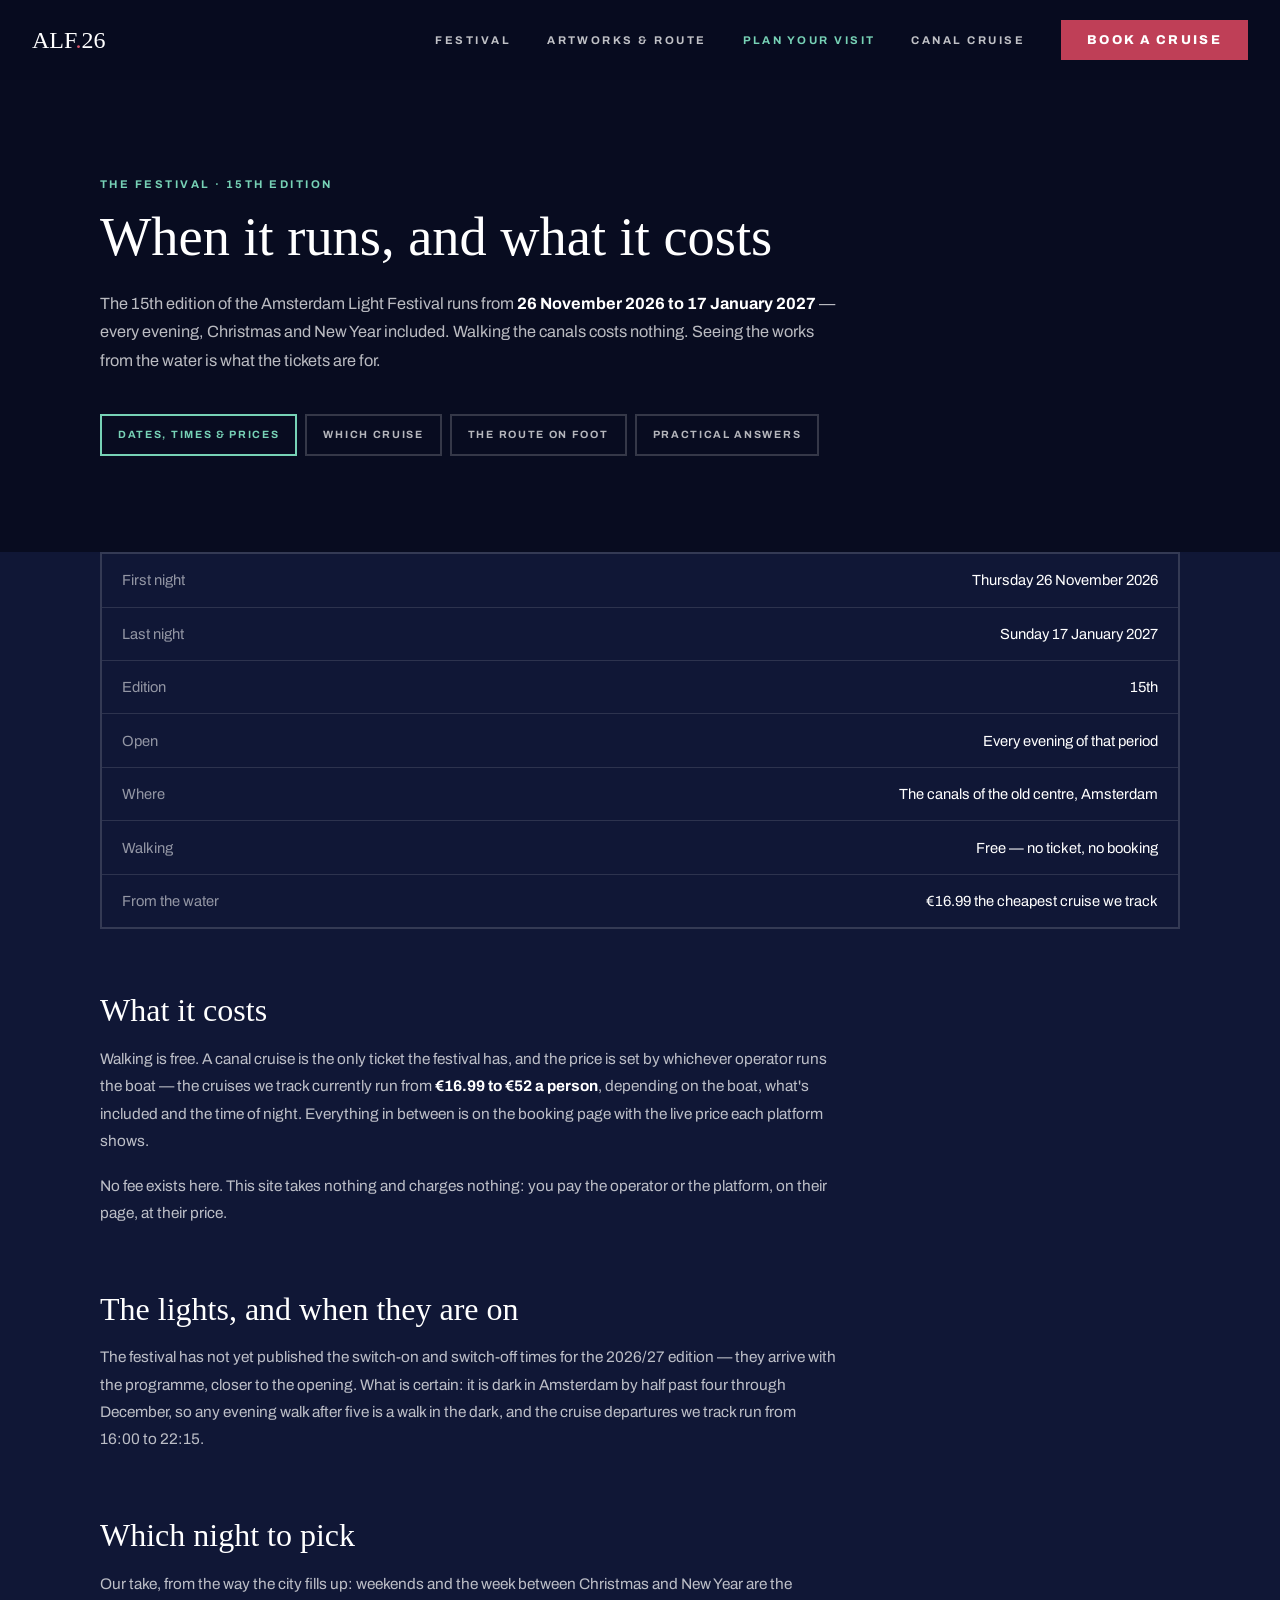
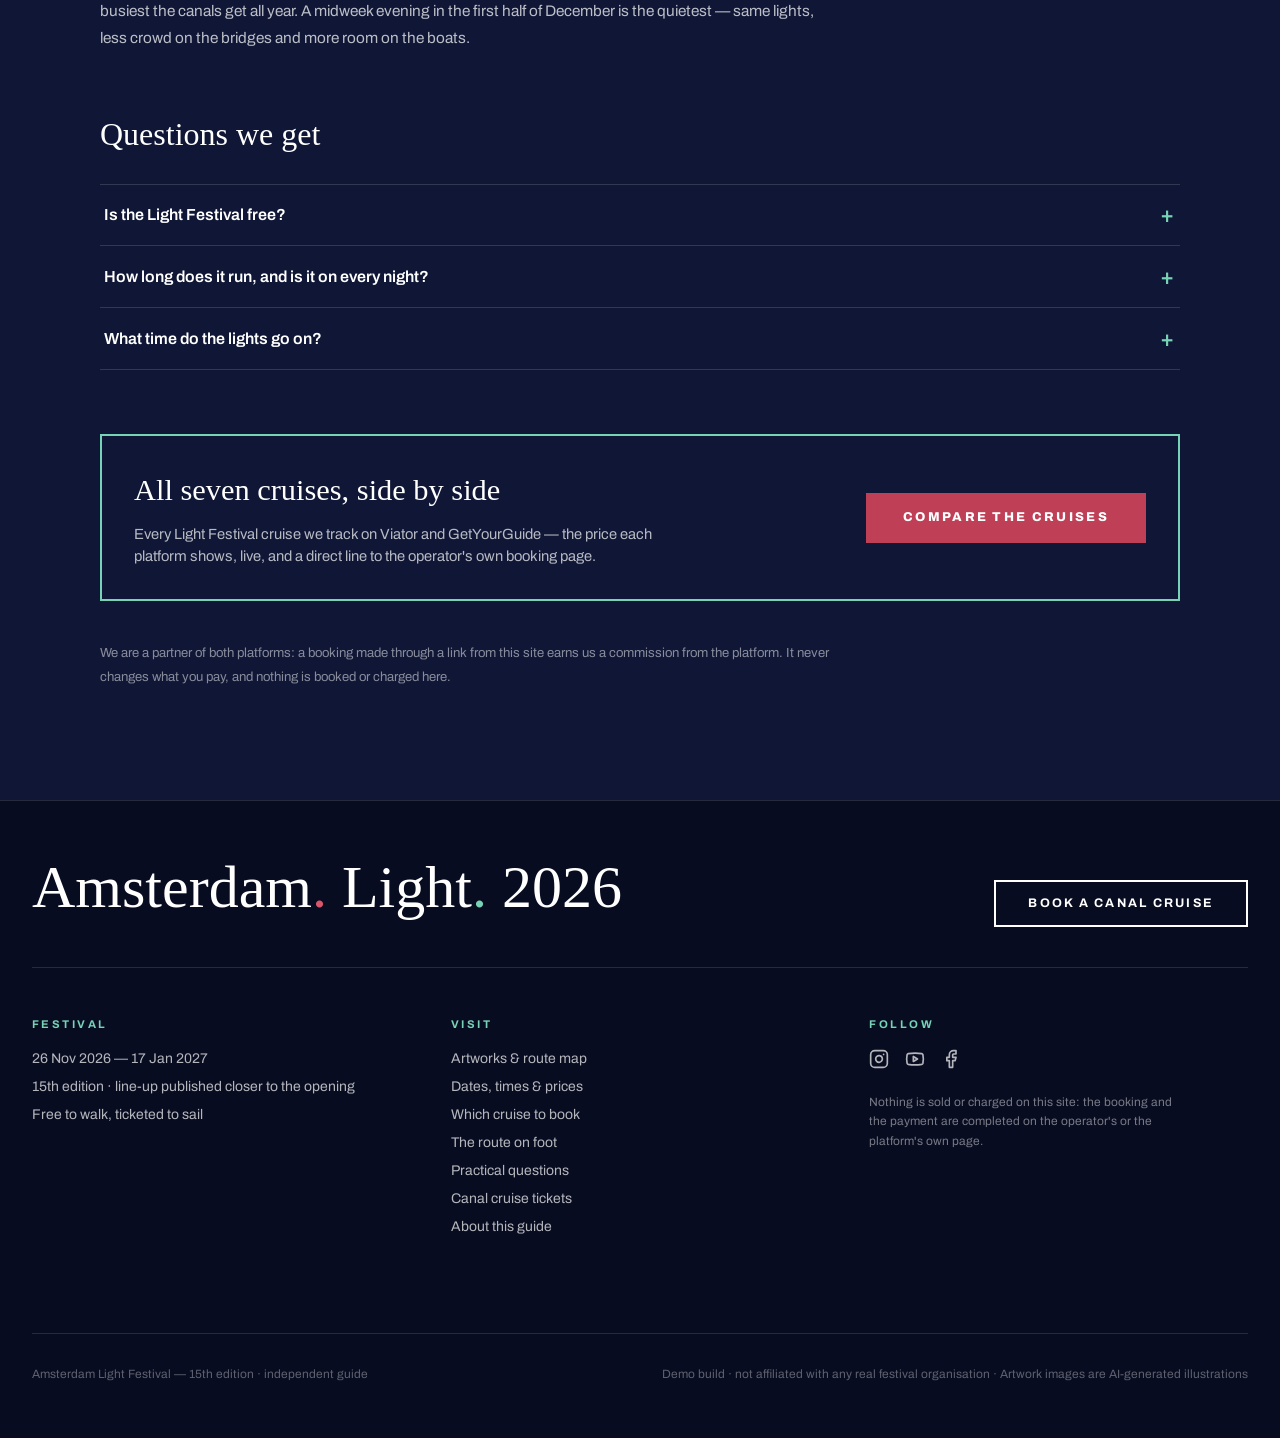
<file: dates.html>
<!DOCTYPE html>
<html lang="en">
<head>
	<meta charset="UTF-8">
	<meta name="viewport" content="width=device-width, initial-scale=1.0">
	<script>document.documentElement.className += " js";</script>
	<link rel="icon" href="favicon.ico">
	<meta property="og:type" content="article">
	<meta property="og:title" content="Amsterdam Light Festival 2026/27 — dates, times and what it costs">
	<meta property="og:description" content="The 15th edition runs 26 November 2026 to 17 January 2027, every evening. Walking is free; canal cruises run from €16.99. Live prices from Viator and GetYourGuide.">
	<meta property="og:url" content="https://yordaan.com/dates.html">
	<meta property="og:image" content="https://yordaan.com/images/og-card.jpg">
	<meta name="twitter:card" content="summary_large_image">
	<meta name="twitter:image" content="https://yordaan.com/images/og-card.jpg">
	<meta name="description" content="The 15th edition runs 26 November 2026 to 17 January 2027, every evening. Walking is free; canal cruises run from €16.99. Live prices from Viator and GetYourGuide.">
	<link rel="canonical" href="https://yordaan.com/dates.html">
	<link rel="preconnect" href="https://fonts.googleapis.com">
	<link rel="preconnect" href="https://fonts.gstatic.com" crossorigin>
	<link href="https://fonts.googleapis.com/css2?family=Archivo:wght@400;500;600;700;800;900&amp;family=Permanent+Marker&amp;display=swap" rel="stylesheet">
	<link rel="stylesheet" href="css/style.css">
	<link rel="stylesheet" href="css/site.css">
	
	<title>Amsterdam Light Festival 2026/27 — dates, times and what it costs</title>
</head>
<body>
<div>
<header class="fixed inset-x-0 top-0 z-50 bg-night/95 backdrop-blur-sm transition-shadow duration-300 "><div class="mx-auto flex h-16 max-w-[1500px] items-center justify-between gap-6 px-5 md:h-20 md:px-8"><a aria-label="Amsterdam Light Festival home" href="index.html" class="font-display text-lg leading-none text-paper md:text-2xl">ALF<span class="text-magenta">.</span>26</a><nav class="hidden items-center gap-9 md:flex"><a href="index.html" class="label-xs transition-colors text-paper/75 hover:text-paper">Festival</a><a href="artworks.html" class="label-xs transition-colors text-paper/75 hover:text-paper">Artworks &amp; route</a><a href="dates.html" class="label-xs transition-colors text-mint">Plan your visit</a><a href="tickets.html" class="label-xs transition-colors text-paper/75 hover:text-paper">Canal cruise</a><a href="tickets.html" class="btn-solid !px-6 !py-3">Book a cruise</a></nav><button type="button" class="flex h-10 w-10 items-center justify-center text-paper md:hidden" aria-label="Open menu"><svg xmlns="http://www.w3.org/2000/svg" width="22" height="22" viewBox="0 0 24 24" fill="none" stroke="currentColor" stroke-width="2" stroke-linecap="round" stroke-linejoin="round" aria-hidden="true"><path d="M4 5h16"></path><path d="M4 12h16"></path><path d="M4 19h16"></path></svg></button></div></header>
<main>
  <section class="gd-hero bg-night">
    <div class="gd-wrap">
      <p class="label-xs text-mint">The festival · 15th edition</p>
      <h1 class="gd-h1">When it runs, and what it costs</h1>
      <p class="gd-lede">The 15th edition of the Amsterdam Light Festival runs from <strong>26 November 2026 to 17 January 2027</strong> — every evening, Christmas and New Year included. Walking the canals costs nothing. Seeing the works from the water is what the tickets are for.</p>
      <nav class="gd-subnav" aria-label="The guide"><a href="dates.html" class="is-here">Dates, times &amp; prices</a><a href="cruises.html">Which cruise</a><a href="route.html">The route on foot</a><a href="practical.html">Practical answers</a></nav>
    </div>
  </section>

  <section class="gd-sec">
    <div class="gd-wrap">
      <div class="gd-facts reveal">
        <div><span class="k">First night</span><span class="v">Thursday 26 November 2026</span></div>
        <div><span class="k">Last night</span><span class="v">Sunday 17 January 2027</span></div>
        <div><span class="k">Edition</span><span class="v">15th</span></div>
        <div><span class="k">Open</span><span class="v">Every evening of that period</span></div>
        <div><span class="k">Where</span><span class="v">The canals of the old centre, Amsterdam</span></div>
        <div><span class="k">Walking</span><span class="v">Free — no ticket, no booking</span></div>
        <div><span class="k">From the water</span><span class="v">€16.99 the cheapest cruise we track</span></div>
      </div>

      <h2 class="gd-h2">What it costs</h2>
      <p class="gd-p">Walking is free. A canal cruise is the only ticket the festival has, and the price is set by whichever operator runs the boat — the cruises we track currently run from <strong>€16.99 to €52 a person</strong>, depending on the boat, what's included and the time of night. Everything in between is on the booking page with the live price each platform shows.</p>
      <p class="gd-p">No fee exists here. This site takes nothing and charges nothing: you pay the operator or the platform, on their page, at their price.</p>

      <h2 class="gd-h2">The lights, and when they are on</h2>
      <p class="gd-p">The festival has not yet published the switch-on and switch-off times for the 2026/27 edition — they arrive with the programme, closer to the opening. What is certain: it is dark in Amsterdam by half past four through December, so any evening walk after five is a walk in the dark, and the cruise departures we track run from 16:00 to 22:15.</p>

      <h2 class="gd-h2">Which night to pick</h2>
      <p class="gd-p">Our take, from the way the city fills up: weekends and the week between Christmas and New Year are the busiest the canals get all year. A midweek evening in the first half of December is the quietest — same lights, less crowd on the bridges and more room on the boats.</p>

      <h2 class="gd-h2">Questions we get</h2>
      <div class="gd-faq reveal">
        <details><summary>Is the Light Festival free?</summary><div class="a">Yes for walking. The works stand along the canals and the walking route costs nothing — you only need a ticket to see them from the water, on a canal cruise.</div></details>
        <details><summary>How long does it run, and is it on every night?</summary><div class="a">The 15th edition runs from 26 November 2026 to 17 January 2027, every evening of that period, holidays included. Individual boats keep their own schedules — the live date row on the booking page is the truth for a specific night.</div></details>
        <details><summary>What time do the lights go on?</summary><div class="a">The festival has not published its switch-on and switch-off times for the new edition yet — they are announced with the programme. The cruises we track currently offer departures from 16:00 to 22:15, and it is dark by half past four through December.</div></details>
      </div>

      <div class="gd-cta reveal">
        <div>
          <h2>All seven cruises, side by side</h2>
          <p>Every Light Festival cruise we track on Viator and GetYourGuide — the price each platform shows, live, and a direct line to the operator's own booking page.</p>
        </div>
        <a href="tickets.html" class="btn-solid">Compare the cruises</a>
      </div>

      <p class="gd-p" style="margin-top:2.5rem;font-size:.82rem;color:rgba(255,255,255,.5)">We are a partner of both platforms: a booking made through a link from this site earns us a commission from the platform. It never changes what you pay, and nothing is booked or charged here.</p>
    </div>
  </section>
</main>
<footer class="border-t border-paper/12 bg-night px-5 py-14 md:px-8"><div class="mx-auto max-w-[1500px]"><div class="flex flex-wrap items-baseline justify-between gap-6 border-b border-paper/12 pb-10"><p class="font-display text-4xl leading-none md:text-6xl">Amsterdam<span class="text-magenta">.</span> Light<span class="text-mint">.</span> 2026</p><a href="tickets.html" class="btn-outline on-dark text-paper">Book a canal cruise</a></div><div class="grid gap-10 py-12 md:grid-cols-3"><div><p class="label-xs mb-4 text-mint">Festival</p><ul class="space-y-2 text-sm text-paper/70"><li>26 Nov 2026 — 17 Jan 2027</li><li>15th edition · line-up published closer to the opening</li><li>Free to walk, ticketed to sail</li></ul></div><div><p class="label-xs mb-4 text-mint">Visit</p><ul class="space-y-2 text-sm text-paper/70"><li><a href="artworks.html" class="hover:text-paper">Artworks &amp; route map</a></li><li><a href="dates.html" class="hover:text-paper">Dates, times &amp; prices</a></li><li><a href="cruises.html" class="hover:text-paper">Which cruise to book</a></li><li><a href="route.html" class="hover:text-paper">The route on foot</a></li><li><a href="practical.html" class="hover:text-paper">Practical questions</a></li><li><a href="tickets.html" class="hover:text-paper">Canal cruise tickets</a></li><li><a href="index.html#contact" class="hover:text-paper">About this guide</a></li></ul></div><div><p class="label-xs mb-4 text-mint">Follow</p><div class="flex gap-4 text-paper/70"><a href="index.html#contact" aria-label="Instagram" class="hover:text-paper"><svg xmlns="http://www.w3.org/2000/svg" width="20" height="20" viewBox="0 0 24 24" fill="none" stroke="currentColor" stroke-width="2" stroke-linecap="round" stroke-linejoin="round" aria-hidden="true"><rect width="20" height="20" x="2" y="2" rx="5" ry="5"></rect><path d="M16 11.37A4 4 0 1 1 12.63 8 4 4 0 0 1 16 11.37z"></path><line x1="17.5" x2="17.51" y1="6.5" y2="6.5"></line></svg></a><a href="index.html#contact" aria-label="YouTube" class="hover:text-paper"><svg xmlns="http://www.w3.org/2000/svg" width="20" height="20" viewBox="0 0 24 24" fill="none" stroke="currentColor" stroke-width="2" stroke-linecap="round" stroke-linejoin="round" aria-hidden="true"><path d="M2.5 17a24.12 24.12 0 0 1 0-10 2 2 0 0 1 1.4-1.4 49.56 49.56 0 0 1 16.2 0A2 2 0 0 1 21.5 7a24.12 24.12 0 0 1 0 10 2 2 0 0 1-1.4 1.4 49.55 49.55 0 0 1-16.2 0A2 2 0 0 1 2.5 17"></path><path d="m10 15 5-3-5-3z"></path></svg></a><a href="index.html#contact" aria-label="Facebook" class="hover:text-paper"><svg xmlns="http://www.w3.org/2000/svg" width="20" height="20" viewBox="0 0 24 24" fill="none" stroke="currentColor" stroke-width="2" stroke-linecap="round" stroke-linejoin="round" aria-hidden="true"><path d="M18 2h-3a5 5 0 0 0-5 5v3H7v4h3v8h4v-8h3l1-4h-4V7a1 1 0 0 1 1-1h3z"></path></svg></a></div><p class="mt-6 max-w-xs text-xs leading-relaxed text-paper/45">Nothing is sold or charged on this site: the booking and the payment are completed on the operator's or the platform's own page.</p></div></div><div class="mt-12 flex flex-wrap items-center justify-between gap-4 border-t border-paper/12 pt-8 text-xs text-paper/35"><p>Amsterdam Light Festival — 15th edition · independent guide</p><p>Demo build · not affiliated with any real festival organisation · Artwork images are AI-generated illustrations</p></div></div></footer>
	<script type="application/ld+json">{"@context": "https://schema.org", "@type": "Event", "name": "Amsterdam Light Festival 2026/27 — 15th edition", "startDate": "2026-11-26", "endDate": "2027-01-17", "eventStatus": "https://schema.org/EventScheduled", "eventAttendanceMode": "https://schema.org/OfflineEventAttendanceMode", "location": {"@type": "Place", "name": "Amsterdam canals, old centre", "address": {"@type": "PostalAddress", "addressLocality": "Amsterdam", "addressCountry": "NL"}}, "organizer": {"@type": "Organization", "name": "Stichting Amsterdam Light Festival"}, "image": "https://yordaan.com/images/og-card.jpg", "url": "https://yordaan.com/dates", "description": "The 15th edition of the Amsterdam Light Festival runs 26 November 2026 to 17 January 2027 on the canals of the old centre. Walking is free; canal cruises are ticketed."}</script>
	<script defer src="js/main.js"></script>
	<script defer src="js/data.js"></script>
</body>
</html>
</file>
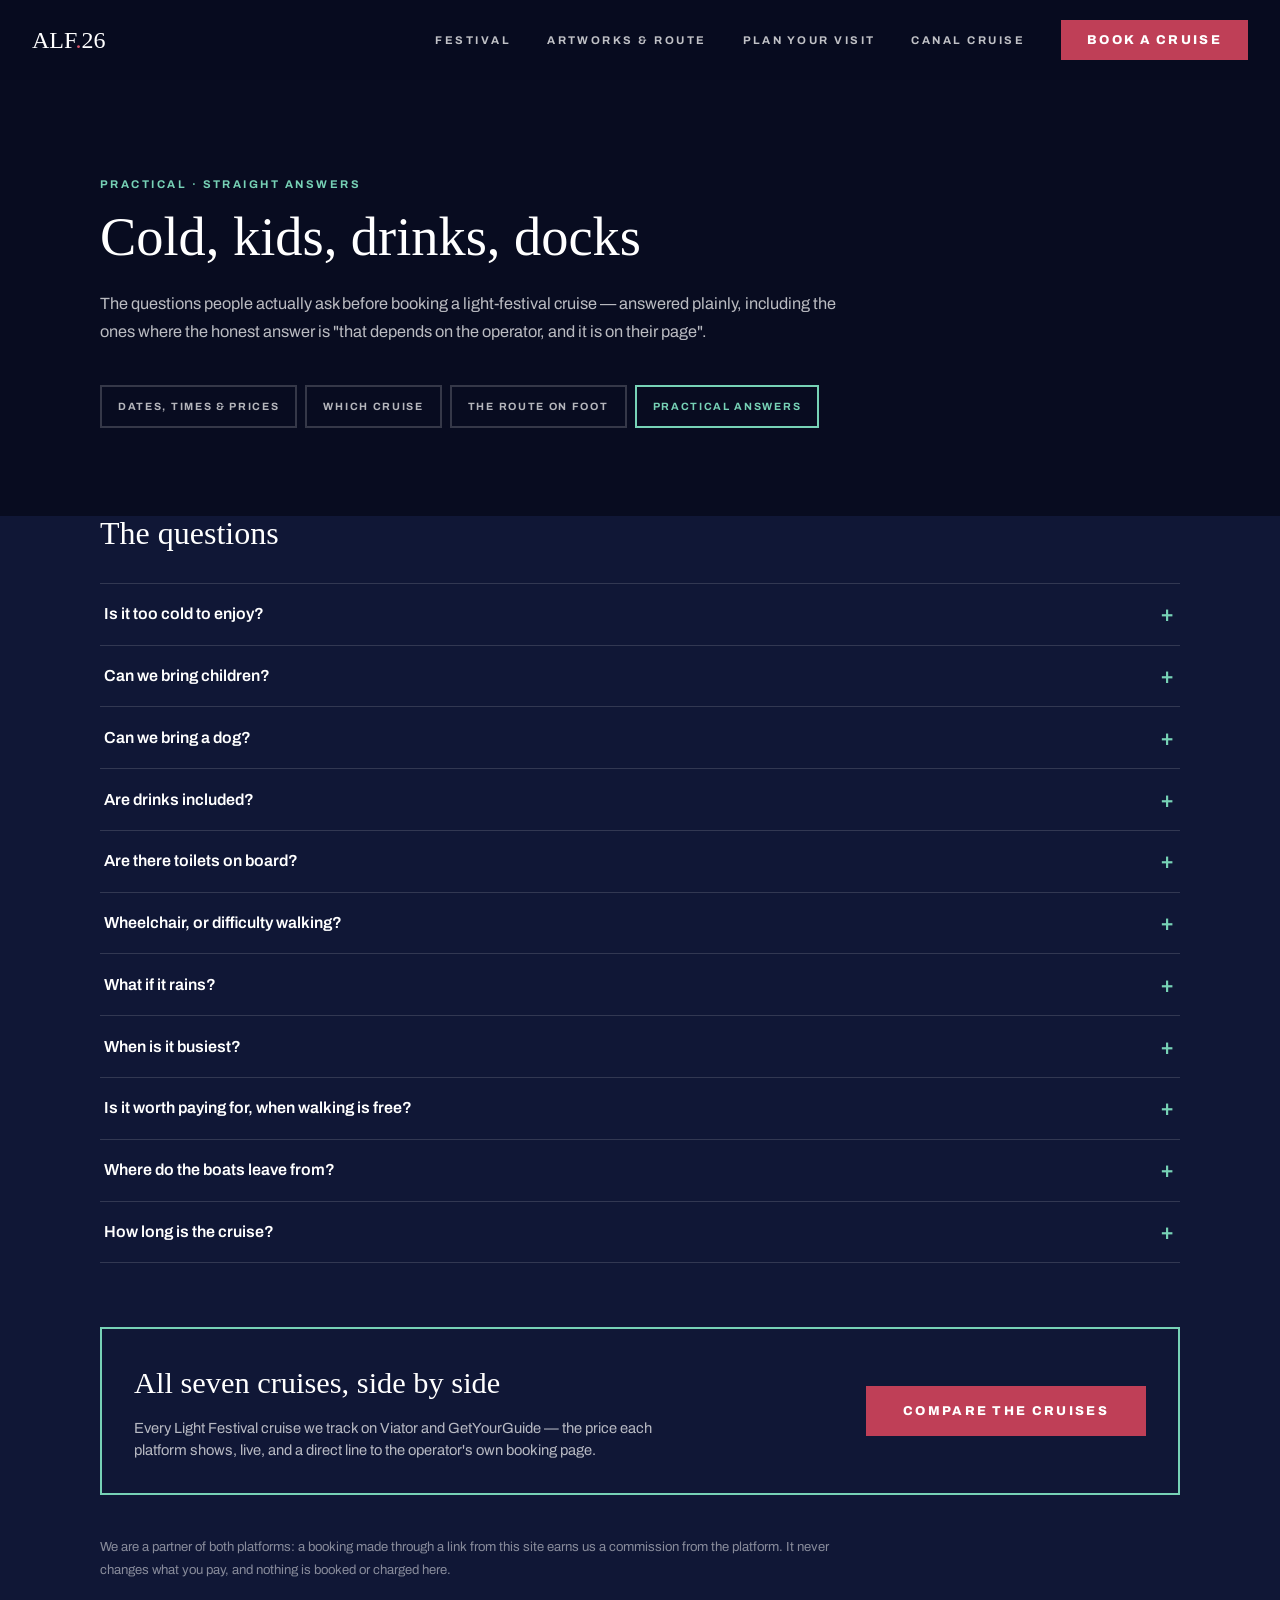
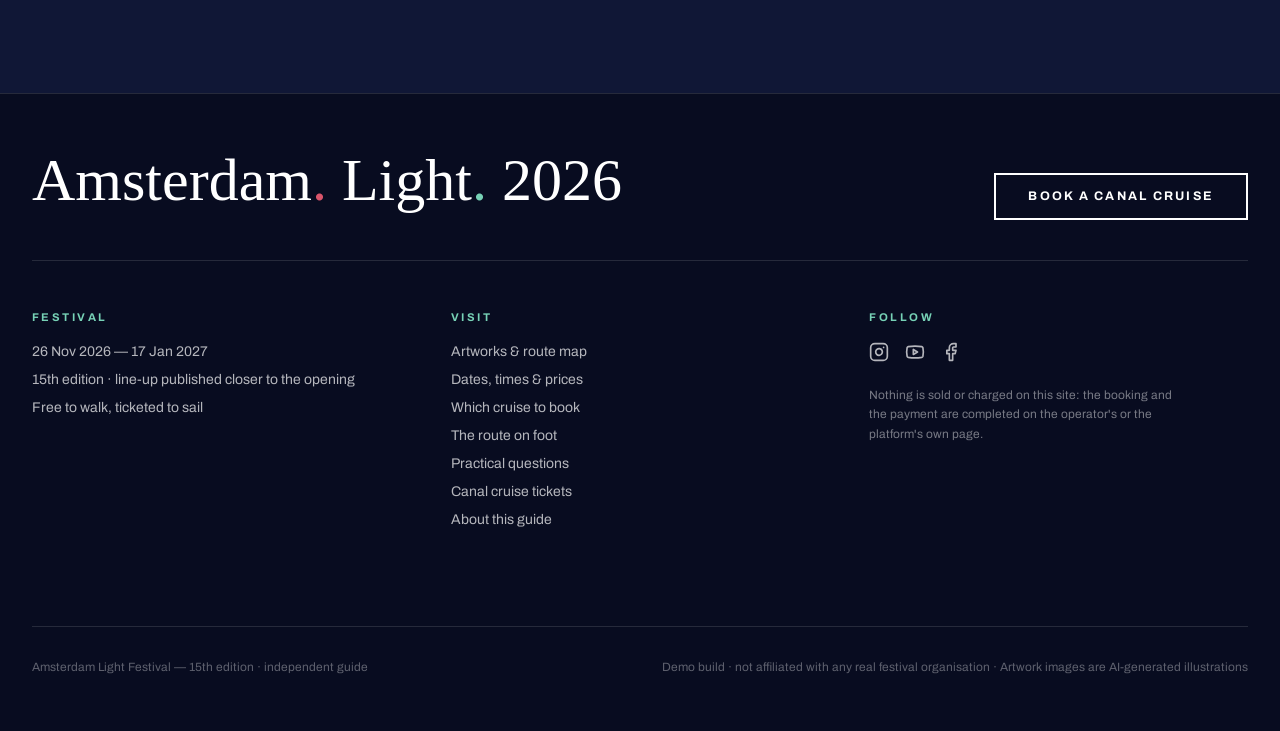
<file: practical.html>
<!DOCTYPE html>
<html lang="en">
<head>
	<meta charset="UTF-8">
	<meta name="viewport" content="width=device-width, initial-scale=1.0">
	<script>document.documentElement.className += " js";</script>
	<link rel="icon" href="favicon.ico">
	<meta property="og:type" content="article">
	<meta property="og:title" content="Amsterdam Light Festival: cold, kids, drinks, docks — practical answers">
	<meta property="og:description" content="Eleven practical questions about the Light Festival: is it too cold, can children come, are there drinks and toilets on board, what happens in rain, where the boats leave from.">
	<meta property="og:url" content="https://yordaan.com/practical.html">
	<meta property="og:image" content="https://yordaan.com/images/og-card.jpg">
	<meta name="twitter:card" content="summary_large_image">
	<meta name="twitter:image" content="https://yordaan.com/images/og-card.jpg">
	<meta name="description" content="Eleven practical questions about the Light Festival: is it too cold, can children come, are there drinks and toilets on board, what happens in rain, where the boats leave from.">
	<link rel="canonical" href="https://yordaan.com/practical.html">
	<link rel="preconnect" href="https://fonts.googleapis.com">
	<link rel="preconnect" href="https://fonts.gstatic.com" crossorigin>
	<link href="https://fonts.googleapis.com/css2?family=Archivo:wght@400;500;600;700;800;900&amp;family=Permanent+Marker&amp;display=swap" rel="stylesheet">
	<link rel="stylesheet" href="css/style.css">
	<link rel="stylesheet" href="css/site.css">
	
	<title>Amsterdam Light Festival: cold, kids, drinks, docks — practical answers</title>
</head>
<body>
<div>
<header class="fixed inset-x-0 top-0 z-50 bg-night/95 backdrop-blur-sm transition-shadow duration-300 "><div class="mx-auto flex h-16 max-w-[1500px] items-center justify-between gap-6 px-5 md:h-20 md:px-8"><a aria-label="Amsterdam Light Festival home" href="index.html" class="font-display text-lg leading-none text-paper md:text-2xl">ALF<span class="text-magenta">.</span>26</a><nav class="hidden items-center gap-9 md:flex"><a href="index.html" class="label-xs transition-colors text-paper/75 hover:text-paper">Festival</a><a href="artworks.html" class="label-xs transition-colors text-paper/75 hover:text-paper">Artworks &amp; route</a><a href="dates.html" class="label-xs transition-colors text-paper/75 hover:text-paper">Plan your visit</a><a href="tickets.html" class="label-xs transition-colors text-paper/75 hover:text-paper">Canal cruise</a><a href="tickets.html" class="btn-solid !px-6 !py-3">Book a cruise</a></nav><button type="button" class="flex h-10 w-10 items-center justify-center text-paper md:hidden" aria-label="Open menu"><svg xmlns="http://www.w3.org/2000/svg" width="22" height="22" viewBox="0 0 24 24" fill="none" stroke="currentColor" stroke-width="2" stroke-linecap="round" stroke-linejoin="round" aria-hidden="true"><path d="M4 5h16"></path><path d="M4 12h16"></path><path d="M4 19h16"></path></svg></button></div></header>
<main>
  <section class="gd-hero bg-night">
    <div class="gd-wrap">
      <p class="label-xs text-mint">Practical · straight answers</p>
      <h1 class="gd-h1">Cold, kids, drinks, docks</h1>
      <p class="gd-lede">The questions people actually ask before booking a light-festival cruise — answered plainly, including the ones where the honest answer is "that depends on the operator, and it is on their page".</p>
      <nav class="gd-subnav" aria-label="The guide"><a href="dates.html">Dates, times &amp; prices</a><a href="cruises.html">Which cruise</a><a href="route.html">The route on foot</a><a href="practical.html" class="is-here">Practical answers</a></nav>
    </div>
  </section>

  <section class="gd-sec">
    <div class="gd-wrap">
      <h2 class="gd-h2" style="margin-top:2rem">The questions</h2>
      <div class="gd-faq reveal">
        <details><summary>Is it too cold to enjoy?</summary><div class="a">It is a winter festival, so dress for standing outside at night: coat, hat, gloves, shoes that keep water out. Covered boats are heated; open boats usually hand you a blanket; nothing about the cold is a surprise.</div></details>
        <details><summary>Can we bring children?</summary><div class="a">Nothing we have seen bans children from these cruises, but each operator sets its own rules and some apply minimum ages to particular boats — the line that applies is on their booking page. With small children, the covered boat is the comfortable choice.</div></details>
        <details><summary>Can we bring a dog?</summary><div class="a">Operator by operator. Some allow dogs, some don't — check the operator's page before you book rather than after.</div></details>
        <details><summary>Are drinks included?</summary><div class="a">Some cruises include unlimited drinks and a snack, others are dry. Each card on our booking page shows what is included, and the operator's page has the detail.</div></details>
        <details><summary>Are there toilets on board?</summary><div class="a">Small open boats usually have none; larger covered and salon boats usually do. It is stated on the operator's page for the boat you are looking at.</div></details>
        <details><summary>Wheelchair, or difficulty walking?</summary><div class="a">Glass-roof boats generally board with the fewest steps, but docks differ — tell the operator when you book, or contact them directly if it matters, and ask which of their departures is easiest to board.</div></details>
        <details><summary>What if it rains?</summary><div class="a">Boats sail in rain. A covered boat is dry; an open one is not, which is part of its charm until it isn't. Cancellations for weather are the operator's decision and their policy — that is on their page.</div></details>
        <details><summary>When is it busiest?</summary><div class="a">Weekends and the week between Christmas and New Year. Midweek earlier in December is the quietest the festival gets.</div></details>
        <details><summary>Is it worth paying for, when walking is free?</summary><div class="a">They are two different evenings. Walking is lovely and free. From the water, you are in the middle of the light instead of looking across at it, and that is what the ticket buys. If you do it once, and January is doing its thing, take the covered boat.</div></details>
        <details><summary>Where do the boats leave from?</summary><div class="a">Each operator has its own dock, and the exact departure point is on the booking page for the boat you choose. We deliberately do not print docks on this site: they differ between operators, and a wrong address is worse than none.</div></details>
        <details><summary>How long is the cruise?</summary><div class="a">Most of the cruises we track run sixty to ninety minutes on the water, plus boarding time.</div></details>
      </div>

      <div class="gd-cta reveal">
        <div>
          <h2>All seven cruises, side by side</h2>
          <p>Every Light Festival cruise we track on Viator and GetYourGuide — the price each platform shows, live, and a direct line to the operator's own booking page.</p>
        </div>
        <a href="tickets.html" class="btn-solid">Compare the cruises</a>
      </div>

      <p class="gd-p" style="margin-top:2.5rem;font-size:.82rem;color:rgba(255,255,255,.5)">We are a partner of both platforms: a booking made through a link from this site earns us a commission from the platform. It never changes what you pay, and nothing is booked or charged here.</p>
    </div>
  </section>
</main>
<footer class="border-t border-paper/12 bg-night px-5 py-14 md:px-8"><div class="mx-auto max-w-[1500px]"><div class="flex flex-wrap items-baseline justify-between gap-6 border-b border-paper/12 pb-10"><p class="font-display text-4xl leading-none md:text-6xl">Amsterdam<span class="text-magenta">.</span> Light<span class="text-mint">.</span> 2026</p><a href="tickets.html" class="btn-outline on-dark text-paper">Book a canal cruise</a></div><div class="grid gap-10 py-12 md:grid-cols-3"><div><p class="label-xs mb-4 text-mint">Festival</p><ul class="space-y-2 text-sm text-paper/70"><li>26 Nov 2026 — 17 Jan 2027</li><li>15th edition · line-up published closer to the opening</li><li>Free to walk, ticketed to sail</li></ul></div><div><p class="label-xs mb-4 text-mint">Visit</p><ul class="space-y-2 text-sm text-paper/70"><li><a href="artworks.html" class="hover:text-paper">Artworks &amp; route map</a></li><li><a href="dates.html" class="hover:text-paper">Dates, times &amp; prices</a></li><li><a href="cruises.html" class="hover:text-paper">Which cruise to book</a></li><li><a href="route.html" class="hover:text-paper">The route on foot</a></li><li><a href="practical.html" class="hover:text-paper">Practical questions</a></li><li><a href="tickets.html" class="hover:text-paper">Canal cruise tickets</a></li><li><a href="index.html#contact" class="hover:text-paper">About this guide</a></li></ul></div><div><p class="label-xs mb-4 text-mint">Follow</p><div class="flex gap-4 text-paper/70"><a href="index.html#contact" aria-label="Instagram" class="hover:text-paper"><svg xmlns="http://www.w3.org/2000/svg" width="20" height="20" viewBox="0 0 24 24" fill="none" stroke="currentColor" stroke-width="2" stroke-linecap="round" stroke-linejoin="round" aria-hidden="true"><rect width="20" height="20" x="2" y="2" rx="5" ry="5"></rect><path d="M16 11.37A4 4 0 1 1 12.63 8 4 4 0 0 1 16 11.37z"></path><line x1="17.5" x2="17.51" y1="6.5" y2="6.5"></line></svg></a><a href="index.html#contact" aria-label="YouTube" class="hover:text-paper"><svg xmlns="http://www.w3.org/2000/svg" width="20" height="20" viewBox="0 0 24 24" fill="none" stroke="currentColor" stroke-width="2" stroke-linecap="round" stroke-linejoin="round" aria-hidden="true"><path d="M2.5 17a24.12 24.12 0 0 1 0-10 2 2 0 0 1 1.4-1.4 49.56 49.56 0 0 1 16.2 0A2 2 0 0 1 21.5 7a24.12 24.12 0 0 1 0 10 2 2 0 0 1-1.4 1.4 49.55 49.55 0 0 1-16.2 0A2 2 0 0 1 2.5 17"></path><path d="m10 15 5-3-5-3z"></path></svg></a><a href="index.html#contact" aria-label="Facebook" class="hover:text-paper"><svg xmlns="http://www.w3.org/2000/svg" width="20" height="20" viewBox="0 0 24 24" fill="none" stroke="currentColor" stroke-width="2" stroke-linecap="round" stroke-linejoin="round" aria-hidden="true"><path d="M18 2h-3a5 5 0 0 0-5 5v3H7v4h3v8h4v-8h3l1-4h-4V7a1 1 0 0 1 1-1h3z"></path></svg></a></div><p class="mt-6 max-w-xs text-xs leading-relaxed text-paper/45">Nothing is sold or charged on this site: the booking and the payment are completed on the operator's or the platform's own page.</p></div></div><div class="mt-12 flex flex-wrap items-center justify-between gap-4 border-t border-paper/12 pt-8 text-xs text-paper/35"><p>Amsterdam Light Festival — 15th edition · independent guide</p><p>Demo build · not affiliated with any real festival organisation · Artwork images are AI-generated illustrations</p></div></div></footer>
	<script type="application/ld+json">{"@context": "https://schema.org", "@type": "FAQPage", "mainEntity": [{"@type": "Question", "name": "Is it too cold to enjoy?", "acceptedAnswer": {"@type": "Answer", "text": "It is a winter festival, so dress for standing outside at night: coat, hat, gloves, shoes that keep water out. Covered boats are heated; open boats usually hand you a blanket; nothing about the cold is a surprise."}}, {"@type": "Question", "name": "Can we bring children?", "acceptedAnswer": {"@type": "Answer", "text": "Nothing we have seen bans children from these cruises, but each operator sets its own rules and some apply minimum ages to particular boats — the line that applies is on their booking page. With small children, the covered boat is the comfortable choice."}}, {"@type": "Question", "name": "Can we bring a dog?", "acceptedAnswer": {"@type": "Answer", "text": "Operator by operator. Some allow dogs, some don't — check the operator's page before you book rather than after."}}, {"@type": "Question", "name": "Are drinks included?", "acceptedAnswer": {"@type": "Answer", "text": "Some cruises include unlimited drinks and a snack, others are dry. Each card on our booking page shows what is included, and the operator's page has the detail."}}, {"@type": "Question", "name": "Are there toilets on board?", "acceptedAnswer": {"@type": "Answer", "text": "Small open boats usually have none; larger covered and salon boats usually do. It is stated on the operator's page for the boat you are looking at."}}, {"@type": "Question", "name": "Wheelchair, or difficulty walking?", "acceptedAnswer": {"@type": "Answer", "text": "Glass-roof boats generally board with the fewest steps, but docks differ — tell the operator when you book, or contact them directly if it matters, and ask which of their departures is easiest to board."}}, {"@type": "Question", "name": "What if it rains?", "acceptedAnswer": {"@type": "Answer", "text": "Boats sail in rain. A covered boat is dry; an open one is not, which is part of its charm until it isn't. Cancellations for weather are the operator's decision and their policy — that is on their page."}}, {"@type": "Question", "name": "When is it busiest?", "acceptedAnswer": {"@type": "Answer", "text": "Weekends and the week between Christmas and New Year. Midweek earlier in December is the quietest the festival gets."}}, {"@type": "Question", "name": "Is it worth paying for, when walking is free?", "acceptedAnswer": {"@type": "Answer", "text": "They are two different evenings. Walking is lovely and free. From the water, you are in the middle of the light instead of looking across at it, and that is what the ticket buys. If you do it once, and January is doing its thing, take the covered boat."}}, {"@type": "Question", "name": "Where do the boats leave from?", "acceptedAnswer": {"@type": "Answer", "text": "Each operator has its own dock, and the exact departure point is on the booking page for the boat you choose. We deliberately do not print docks on this site: they differ between operators, and a wrong address is worse than none."}}, {"@type": "Question", "name": "How long is the cruise?", "acceptedAnswer": {"@type": "Answer", "text": "Most of the cruises we track run sixty to ninety minutes on the water, plus boarding time."}}]}</script>
	<script defer src="js/main.js"></script>
	<script defer src="js/data.js"></script>
</body>
</html>
</file>
<file: css/style.css>
@layer properties{@supports (((-webkit-hyphens:none)) and (not (margin-trim:inline))) or ((-moz-orient:inline) and (not (color:rgb(from red r g b)))){*,:before,:after,::backdrop{--tw-translate-x:0;--tw-translate-y:0;--tw-translate-z:0;--tw-rotate-x:initial;--tw-rotate-y:initial;--tw-rotate-z:initial;--tw-skew-x:initial;--tw-skew-y:initial;--tw-scroll-snap-strictness:proximity;--tw-space-y-reverse:0;--tw-divide-y-reverse:0;--tw-border-style:solid;--tw-gradient-position:initial;--tw-gradient-from:#0000;--tw-gradient-via:#0000;--tw-gradient-to:#0000;--tw-gradient-stops:initial;--tw-gradient-via-stops:initial;--tw-gradient-from-position:0%;--tw-gradient-via-position:50%;--tw-gradient-to-position:100%;--tw-leading:initial;--tw-font-weight:initial;--tw-tracking:initial;--tw-ordinal:initial;--tw-slashed-zero:initial;--tw-numeric-figure:initial;--tw-numeric-spacing:initial;--tw-numeric-fraction:initial;--tw-shadow:0 0 #0000;--tw-shadow-color:initial;--tw-shadow-alpha:100%;--tw-inset-shadow:0 0 #0000;--tw-inset-shadow-color:initial;--tw-inset-shadow-alpha:100%;--tw-ring-color:initial;--tw-ring-shadow:0 0 #0000;--tw-inset-ring-color:initial;--tw-inset-ring-shadow:0 0 #0000;--tw-ring-inset:initial;--tw-ring-offset-width:0px;--tw-ring-offset-color:#fff;--tw-ring-offset-shadow:0 0 #0000;--tw-outline-style:solid;--tw-backdrop-blur:initial;--tw-backdrop-brightness:initial;--tw-backdrop-contrast:initial;--tw-backdrop-grayscale:initial;--tw-backdrop-hue-rotate:initial;--tw-backdrop-invert:initial;--tw-backdrop-opacity:initial;--tw-backdrop-saturate:initial;--tw-backdrop-sepia:initial;--tw-duration:initial;--tw-animation-delay:0s;--tw-animation-direction:normal;--tw-animation-duration:initial;--tw-animation-fill-mode:none;--tw-animation-iteration-count:1;--tw-enter-blur:0;--tw-enter-opacity:1;--tw-enter-rotate:0;--tw-enter-scale:1;--tw-enter-translate-x:0;--tw-enter-translate-y:0;--tw-exit-blur:0;--tw-exit-opacity:1;--tw-exit-rotate:0;--tw-exit-scale:1;--tw-exit-translate-x:0;--tw-exit-translate-y:0}}}@layer theme{:root,:host{--font-sans:"Archivo", "Helvetica Neue", Arial, sans-serif;--font-mono:ui-monospace, SFMono-Regular, Menlo, Monaco, Consolas, "Liberation Mono", "Courier New", monospace;--color-white:#fff;--spacing:.25rem;--container-xs:20rem;--container-sm:24rem;--container-md:28rem;--container-xl:36rem;--container-2xl:42rem;--container-3xl:48rem;--text-xs:.75rem;--text-xs--line-height:calc(1 / .75);--text-sm:.875rem;--text-sm--line-height:calc(1.25 / .875);--text-base:1rem;--text-base--line-height: 1.5 ;--text-lg:1.125rem;--text-lg--line-height:calc(1.75 / 1.125);--text-xl:1.25rem;--text-xl--line-height:calc(1.75 / 1.25);--text-2xl:1.5rem;--text-2xl--line-height:calc(2 / 1.5);--text-3xl:1.875rem;--text-3xl--line-height: 1.2 ;--text-4xl:2.25rem;--text-4xl--line-height:calc(2.5 / 2.25);--text-5xl:3rem;--text-5xl--line-height:1;--text-6xl:3.75rem;--text-6xl--line-height:1;--text-7xl:4.5rem;--text-7xl--line-height:1;--font-weight-medium:500;--font-weight-semibold:600;--font-weight-bold:700;--tracking-wide:.025em;--leading-tight:1.25;--leading-snug:1.375;--leading-relaxed:1.625;--animate-spin:spin 1s linear infinite;--animate-pulse:pulse 2s cubic-bezier(.4, 0, .6, 1) infinite;--blur-sm:8px;--default-transition-duration:.15s;--default-transition-timing-function:cubic-bezier(.4, 0, .2, 1);--default-font-family:var(--font-sans);--default-mono-font-family:var(--font-mono);--color-night:#080c20;--color-deep:#101736;--color-ink:#2a3490;--color-mint:#77d2b6;--color-magenta:#d9556b;--color-rose-deep:#bf3f57;--color-amber:#dcb877;--color-sky:#9db6d6;--color-paper:#fff;--color-bone:#f1ece2;--font-display:"Permanent Marker", "Comic Sans MS", cursive}}@layer base{*,:after,:before,::backdrop{box-sizing:border-box;border:0 solid;margin:0;padding:0}::file-selector-button{box-sizing:border-box;border:0 solid;margin:0;padding:0}html,:host{-webkit-text-size-adjust:100%;tab-size:4;line-height:1.5;font-family:var(--default-font-family,ui-sans-serif, system-ui, sans-serif, "Apple Color Emoji", "Segoe UI Emoji", "Segoe UI Symbol", "Noto Color Emoji");font-feature-settings:var(--default-font-feature-settings,normal);font-variation-settings:var(--default-font-variation-settings,normal);-webkit-tap-highlight-color:transparent}hr{height:0;color:inherit;border-top-width:1px}abbr:where([title]){-webkit-text-decoration:underline dotted;text-decoration:underline dotted}h1,h2,h3,h4,h5,h6{font-size:inherit;font-weight:inherit}a{color:inherit;-webkit-text-decoration:inherit;text-decoration:inherit}b,strong{font-weight:bolder}code,kbd,samp,pre{font-family:var(--default-mono-font-family,ui-monospace, SFMono-Regular, Menlo, Monaco, Consolas, "Liberation Mono", "Courier New", monospace);font-feature-settings:var(--default-mono-font-feature-settings,normal);font-variation-settings:var(--default-mono-font-variation-settings,normal);font-size:1em}small{font-size:80%}sub,sup{vertical-align:baseline;font-size:75%;line-height:0;position:relative}sub{bottom:-.25em}sup{top:-.5em}table{text-indent:0;border-color:inherit;border-collapse:collapse}:-moz-focusring{outline:auto}progress{vertical-align:baseline}summary{display:list-item}ol,ul,menu{list-style:none}img,svg,video,canvas,audio,iframe,embed,object{vertical-align:middle;display:block}img,video{max-width:100%;height:auto}button,input,select,optgroup,textarea{font:inherit;font-feature-settings:inherit;font-variation-settings:inherit;letter-spacing:inherit;color:inherit;opacity:1;background-color:#0000;border-radius:0}::file-selector-button{font:inherit;font-feature-settings:inherit;font-variation-settings:inherit;letter-spacing:inherit;color:inherit;opacity:1;background-color:#0000;border-radius:0}:where(select:is([multiple],[size])) optgroup{font-weight:bolder}:where(select:is([multiple],[size])) optgroup option{padding-inline-start:20px}::file-selector-button{margin-inline-end:4px}::placeholder{opacity:1}@supports (not ((-webkit-appearance:-apple-pay-button))) or (contain-intrinsic-size:1px){::placeholder{color:currentColor}@supports (color:color-mix(in lab,red,red)){::placeholder{color:color-mix(in oklab,currentcolor 50%,transparent)}}}textarea{resize:vertical}::-webkit-search-decoration{-webkit-appearance:none}::-webkit-date-and-time-value{min-height:1lh;text-align:inherit}::-webkit-datetime-edit{display:inline-flex}::-webkit-datetime-edit-fields-wrapper{padding:0}::-webkit-datetime-edit{padding-block:0}::-webkit-datetime-edit-year-field{padding-block:0}::-webkit-datetime-edit-month-field{padding-block:0}::-webkit-datetime-edit-day-field{padding-block:0}::-webkit-datetime-edit-hour-field{padding-block:0}::-webkit-datetime-edit-minute-field{padding-block:0}::-webkit-datetime-edit-second-field{padding-block:0}::-webkit-datetime-edit-millisecond-field{padding-block:0}::-webkit-datetime-edit-meridiem-field{padding-block:0}::-webkit-calendar-picker-indicator{line-height:1}:-moz-ui-invalid{box-shadow:none}button,input:where([type=button],[type=reset],[type=submit]){appearance:button}::file-selector-button{appearance:button}::-webkit-inner-spin-button{height:auto}::-webkit-outer-spin-button{height:auto}[hidden]:where(:not([hidden=until-found])){display:none!important}*{border-color:var(--border);outline-color:var(--ring)}@supports (color:color-mix(in lab,red,red)){*{outline-color:color-mix(in oklab,var(--ring) 50%,transparent)}}html{scroll-behavior:smooth;-webkit-font-smoothing:antialiased}body{background-color:var(--color-night);color:var(--color-paper);font-family:var(--font-sans);overflow-x:hidden}::selection{background:var(--color-rose-deep);color:#fff}}@layer components{.duotone{isolation:isolate;position:relative;overflow:hidden}.duotone>img{object-fit:cover;filter:grayscale()contrast(1.12)brightness(1.06);mix-blend-mode:multiply;width:100%;height:100%;position:absolute;inset:0}.duotone>.duotone-floor{background:var(--color-night);mix-blend-mode:lighten;pointer-events:none;position:absolute;inset:0}.btn-outline{letter-spacing:.18em;text-transform:uppercase;cursor:pointer;background:0 0;border:2px solid;justify-content:center;align-items:center;gap:.6rem;padding:.95rem 2rem;font-size:.78rem;font-weight:700;line-height:1;transition:background-color .25s,color .25s,transform .25s;display:inline-flex}.btn-outline:hover{transform:translateY(-2px)}.btn-outline.on-dark:hover{background:var(--color-paper);color:var(--color-night)}.btn-outline.on-light:hover{background:var(--color-night);color:var(--color-paper)}.btn-solid{letter-spacing:.18em;text-transform:uppercase;background:var(--color-rose-deep);color:#fff;cursor:pointer;border:2px solid #0000;justify-content:center;align-items:center;gap:.6rem;padding:1.05rem 2.2rem;font-size:.8rem;font-weight:800;line-height:1;transition:filter .2s,transform .2s;display:inline-flex}.btn-solid:hover{filter:brightness(1.08);transform:translateY(-2px)}.btn-solid:disabled{opacity:.45;cursor:not-allowed;transform:none}.label-xs{letter-spacing:.22em;text-transform:uppercase;font-size:.7rem;font-weight:700}.headline{text-transform:uppercase;letter-spacing:-.02em;font-weight:900;line-height:.92}}@layer utilities{.pointer-events-none{pointer-events:none}.visible{visibility:visible}.absolute{position:absolute}.fixed{position:fixed}.relative{position:relative}.static{position:static}.sticky{position:sticky}.inset-0{inset:calc(var(--spacing) * 0)}.inset-x-0{inset-inline:calc(var(--spacing) * 0)}.start{inset-inline-start:var(--spacing)}.end{inset-inline-end:var(--spacing)}.top-0{top:calc(var(--spacing) * 0)}.top-4{top:calc(var(--spacing) * 4)}.top-16{top:calc(var(--spacing) * 16)}.top-20{top:calc(var(--spacing) * 20)}.top-28{top:calc(var(--spacing) * 28)}.top-40{top:calc(var(--spacing) * 40)}.top-\[6\%\]{top:6%}.top-\[12\%\]{top:12%}.top-\[16\%\]{top:16%}.top-\[38\%\]{top:38%}.top-\[40\%\]{top:40%}.top-auto{top:auto}.right-4{right:calc(var(--spacing) * 4)}.right-6{right:calc(var(--spacing) * 6)}.right-\[4\%\]{right:4%}.right-\[8\%\]{right:8%}.right-\[14\%\]{right:14%}.right-\[30\%\]{right:30%}.bottom-2{bottom:calc(var(--spacing) * 2)}.bottom-6{bottom:calc(var(--spacing) * 6)}.bottom-8{bottom:calc(var(--spacing) * 8)}.bottom-10{bottom:calc(var(--spacing) * 10)}.bottom-\[10\%\]{bottom:10%}.bottom-\[12\%\]{bottom:12%}.bottom-\[18\%\]{bottom:18%}.bottom-\[22\%\]{bottom:22%}.-left-2{left:calc(var(--spacing) * -2)}.-left-4{left:calc(var(--spacing) * -4)}.left-1\/2{left:50%}.left-4{left:calc(var(--spacing) * 4)}.left-\[2\%\]{left:2%}.left-\[6\%\]{left:6%}.left-\[16\%\]{left:16%}.left-\[30\%\]{left:30%}.left-\[46\%\]{left:46%}.z-10{z-index:10}.z-40{z-index:40}.z-50{z-index:50}.z-\[500\]{z-index:500}.container{width:100%}@media(min-width:40rem){.container{max-width:40rem}}@media(min-width:48rem){.container{max-width:48rem}}@media(min-width:64rem){.container{max-width:64rem}}@media(min-width:80rem){.container{max-width:80rem}}@media(min-width:96rem){.container{max-width:96rem}}.-mx-3{margin-inline:calc(var(--spacing) * -3)}.-mx-5{margin-inline:calc(var(--spacing) * -5)}.mx-3{margin-inline:calc(var(--spacing) * 3)}.mx-auto{margin-inline:auto}.mt-1{margin-top:calc(var(--spacing) * 1)}.mt-1\.5{margin-top:calc(var(--spacing) * 1.5)}.mt-2{margin-top:calc(var(--spacing) * 2)}.mt-3{margin-top:calc(var(--spacing) * 3)}.mt-4{margin-top:calc(var(--spacing) * 4)}.mt-5{margin-top:calc(var(--spacing) * 5)}.mt-6{margin-top:calc(var(--spacing) * 6)}.mt-7{margin-top:calc(var(--spacing) * 7)}.mt-8{margin-top:calc(var(--spacing) * 8)}.mt-9{margin-top:calc(var(--spacing) * 9)}.mt-10{margin-top:calc(var(--spacing) * 10)}.mt-11{margin-top:calc(var(--spacing) * 11)}.mt-12{margin-top:calc(var(--spacing) * 12)}.mt-14{margin-top:calc(var(--spacing) * 14)}.mt-16{margin-top:calc(var(--spacing) * 16)}.mt-20{margin-top:calc(var(--spacing) * 20)}.mb-4{margin-bottom:calc(var(--spacing) * 4)}.mb-5{margin-bottom:calc(var(--spacing) * 5)}.mb-6{margin-bottom:calc(var(--spacing) * 6)}.ml-3{margin-left:calc(var(--spacing) * 3)}.ml-auto{margin-left:auto}.block{display:block}.flex{display:flex}.grid{display:grid}.hidden{display:none}.inline{display:inline}.inline-flex{display:inline-flex}.table{display:table}.aspect-4\/3{aspect-ratio:4/3}.aspect-4\/5{aspect-ratio:4/5}.aspect-16\/9{aspect-ratio:16/9}.size-8{width:calc(var(--spacing) * 8);height:calc(var(--spacing) * 8)}.size-9{width:calc(var(--spacing) * 9);height:calc(var(--spacing) * 9)}.size-10{width:calc(var(--spacing) * 10);height:calc(var(--spacing) * 10)}.h-3{height:calc(var(--spacing) * 3)}.h-4{height:calc(var(--spacing) * 4)}.h-5{height:calc(var(--spacing) * 5)}.h-6{height:calc(var(--spacing) * 6)}.h-8{height:calc(var(--spacing) * 8)}.h-9{height:calc(var(--spacing) * 9)}.h-10{height:calc(var(--spacing) * 10)}.h-12{height:calc(var(--spacing) * 12)}.h-16{height:calc(var(--spacing) * 16)}.h-24{height:calc(var(--spacing) * 24)}.h-\[70vh\]{height:70vh}.h-\[78vh\]{height:78vh}.h-\[420px\]{height:420px}.h-full{height:100%}.min-h-\[100svh\]{min-height:100svh}.min-h-\[460px\]{min-height:460px}.min-h-\[520px\]{min-height:520px}.w-1\/3{width:33.3333%}.w-2\/3{width:66.6667%}.w-5{width:calc(var(--spacing) * 5)}.w-6{width:calc(var(--spacing) * 6)}.w-7{width:calc(var(--spacing) * 7)}.w-8{width:calc(var(--spacing) * 8)}.w-9{width:calc(var(--spacing) * 9)}.w-10{width:calc(var(--spacing) * 10)}.w-12{width:calc(var(--spacing) * 12)}.w-14{width:calc(var(--spacing) * 14)}.w-16{width:calc(var(--spacing) * 16)}.w-20{width:calc(var(--spacing) * 20)}.w-24{width:calc(var(--spacing) * 24)}.w-28{width:calc(var(--spacing) * 28)}.w-36{width:calc(var(--spacing) * 36)}.w-40{width:calc(var(--spacing) * 40)}.w-\[78vw\]{width:78vw}.w-full{width:100%}.w-max{width:max-content}.max-w-2xl{max-width:var(--container-2xl)}.max-w-3xl{max-width:var(--container-3xl)}.max-w-\[16ch\]{max-width:16ch}.max-w-\[1100px\]{max-width:1100px}.max-w-\[1500px\]{max-width:1500px}.max-w-md{max-width:var(--container-md)}.max-w-sm{max-width:var(--container-sm)}.max-w-xl{max-width:var(--container-xl)}.max-w-xs{max-width:var(--container-xs)}.min-w-0{min-width:calc(var(--spacing) * 0)}.flex-1{flex:1}.flex-shrink{flex-shrink:1}.shrink-0{flex-shrink:0}.-translate-x-1\/2{--tw-translate-x: -50% ;translate:var(--tw-translate-x) var(--tw-translate-y)}.-rotate-6{rotate:-6deg}.-rotate-12{rotate:-12deg}.rotate-3{rotate:3deg}.rotate-6{rotate:6deg}.rotate-12{rotate:12deg}.rotate-45{rotate:45deg}.transform{transform:var(--tw-rotate-x,) var(--tw-rotate-y,) var(--tw-rotate-z,) var(--tw-skew-x,) var(--tw-skew-y,)}.animate-pulse{animation:var(--animate-pulse)}.animate-spin{animation:var(--animate-spin)}.cursor-not-allowed{cursor:not-allowed}.snap-x{scroll-snap-type:x var(--tw-scroll-snap-strictness)}.snap-mandatory{--tw-scroll-snap-strictness:mandatory}.snap-start{scroll-snap-align:start}.scroll-mt-20{scroll-margin-top:calc(var(--spacing) * 20)}.scroll-mt-28{scroll-margin-top:calc(var(--spacing) * 28)}.scroll-mt-32{scroll-margin-top:calc(var(--spacing) * 32)}.grid-cols-2{grid-template-columns:repeat(2,minmax(0,1fr))}.grid-cols-7{grid-template-columns:repeat(7,minmax(0,1fr))}.flex-col{flex-direction:column}.flex-wrap{flex-wrap:wrap}.items-baseline{align-items:baseline}.items-center{align-items:center}.items-end{align-items:flex-end}.items-start{align-items:flex-start}.items-stretch{align-items:stretch}.justify-between{justify-content:space-between}.justify-center{justify-content:center}.gap-1{gap:calc(var(--spacing) * 1)}.gap-1\.5{gap:calc(var(--spacing) * 1.5)}.gap-2{gap:calc(var(--spacing) * 2)}.gap-3{gap:calc(var(--spacing) * 3)}.gap-4{gap:calc(var(--spacing) * 4)}.gap-5{gap:calc(var(--spacing) * 5)}.gap-6{gap:calc(var(--spacing) * 6)}.gap-8{gap:calc(var(--spacing) * 8)}.gap-9{gap:calc(var(--spacing) * 9)}.gap-10{gap:calc(var(--spacing) * 10)}.gap-12{gap:calc(var(--spacing) * 12)}.gap-14{gap:calc(var(--spacing) * 14)}:where(.space-y-2>:not(:last-child)){--tw-space-y-reverse:0;margin-block-start:calc(calc(var(--spacing) * 2) * var(--tw-space-y-reverse));margin-block-end:calc(calc(var(--spacing) * 2) * calc(1 - var(--tw-space-y-reverse)))}:where(.space-y-3>:not(:last-child)){--tw-space-y-reverse:0;margin-block-start:calc(calc(var(--spacing) * 3) * var(--tw-space-y-reverse));margin-block-end:calc(calc(var(--spacing) * 3) * calc(1 - var(--tw-space-y-reverse)))}:where(.space-y-4>:not(:last-child)){--tw-space-y-reverse:0;margin-block-start:calc(calc(var(--spacing) * 4) * var(--tw-space-y-reverse));margin-block-end:calc(calc(var(--spacing) * 4) * calc(1 - var(--tw-space-y-reverse)))}:where(.space-y-16>:not(:last-child)){--tw-space-y-reverse:0;margin-block-start:calc(calc(var(--spacing) * 16) * var(--tw-space-y-reverse));margin-block-end:calc(calc(var(--spacing) * 16) * calc(1 - var(--tw-space-y-reverse)))}:where(.space-y-20>:not(:last-child)){--tw-space-y-reverse:0;margin-block-start:calc(calc(var(--spacing) * 20) * var(--tw-space-y-reverse));margin-block-end:calc(calc(var(--spacing) * 20) * calc(1 - var(--tw-space-y-reverse)))}.gap-x-5{column-gap:calc(var(--spacing) * 5)}.gap-x-6{column-gap:calc(var(--spacing) * 6)}.gap-x-8{column-gap:calc(var(--spacing) * 8)}.gap-x-10{column-gap:calc(var(--spacing) * 10)}.gap-y-2{row-gap:calc(var(--spacing) * 2)}.gap-y-4{row-gap:calc(var(--spacing) * 4)}.gap-y-10{row-gap:calc(var(--spacing) * 10)}:where(.divide-y>:not(:last-child)){--tw-divide-y-reverse:0;border-bottom-style:var(--tw-border-style);border-top-style:var(--tw-border-style);border-top-width:calc(1px * var(--tw-divide-y-reverse));border-bottom-width:calc(1px * calc(1 - var(--tw-divide-y-reverse)))}:where(.divide-y-2>:not(:last-child)){--tw-divide-y-reverse:0;border-bottom-style:var(--tw-border-style);border-top-style:var(--tw-border-style);border-top-width:calc(2px * var(--tw-divide-y-reverse));border-bottom-width:calc(2px * calc(1 - var(--tw-divide-y-reverse)))}:where(.divide-ink\/25>:not(:last-child)){border-color:#2a349040}@supports (color:color-mix(in lab,red,red)){:where(.divide-ink\/25>:not(:last-child)){border-color:color-mix(in oklab,var(--color-ink) 25%,transparent)}}:where(.divide-paper\/12>:not(:last-child)){border-color:#ffffff1f}@supports (color:color-mix(in lab,red,red)){:where(.divide-paper\/12>:not(:last-child)){border-color:color-mix(in oklab,var(--color-paper) 12%,transparent)}}.self-center{align-self:center}.truncate{text-overflow:ellipsis;white-space:nowrap;overflow:hidden}.overflow-hidden{overflow:hidden}.overflow-x-auto{overflow-x:auto}.rounded-md{border-radius:calc(var(--radius) - 2px)}.border{border-style:var(--tw-border-style);border-width:1px}.border-2{border-style:var(--tw-border-style);border-width:2px}.border-y{border-block-style:var(--tw-border-style);border-block-width:1px}.border-y-2{border-block-style:var(--tw-border-style);border-block-width:2px}.border-t{border-top-style:var(--tw-border-style);border-top-width:1px}.border-t-2{border-top-style:var(--tw-border-style);border-top-width:2px}.border-b{border-bottom-style:var(--tw-border-style);border-bottom-width:1px}.border-b-2{border-bottom-style:var(--tw-border-style);border-bottom-width:2px}.border-l-2{border-left-style:var(--tw-border-style);border-left-width:2px}.border-dashed{--tw-border-style:dashed;border-style:dashed}.border-current{border-color:currentColor}.border-ink\/25{border-color:#2a349040}@supports (color:color-mix(in lab,red,red)){.border-ink\/25{border-color:color-mix(in oklab,var(--color-ink) 25%,transparent)}}.border-magenta{border-color:var(--color-magenta)}.border-mint{border-color:var(--color-mint)}.border-paper{border-color:var(--color-paper)}.border-paper\/8{border-color:#ffffff14}@supports (color:color-mix(in lab,red,red)){.border-paper\/8{border-color:color-mix(in oklab,var(--color-paper) 8%,transparent)}}.border-paper\/10{border-color:#ffffff1a}@supports (color:color-mix(in lab,red,red)){.border-paper\/10{border-color:color-mix(in oklab,var(--color-paper) 10%,transparent)}}.border-paper\/12{border-color:#ffffff1f}@supports (color:color-mix(in lab,red,red)){.border-paper\/12{border-color:color-mix(in oklab,var(--color-paper) 12%,transparent)}}.border-paper\/15{border-color:#ffffff26}@supports (color:color-mix(in lab,red,red)){.border-paper\/15{border-color:color-mix(in oklab,var(--color-paper) 15%,transparent)}}.border-paper\/20{border-color:#fff3}@supports (color:color-mix(in lab,red,red)){.border-paper\/20{border-color:color-mix(in oklab,var(--color-paper) 20%,transparent)}}.border-paper\/25{border-color:#ffffff40}@supports (color:color-mix(in lab,red,red)){.border-paper\/25{border-color:color-mix(in oklab,var(--color-paper) 25%,transparent)}}.border-paper\/30{border-color:#ffffff4d}@supports (color:color-mix(in lab,red,red)){.border-paper\/30{border-color:color-mix(in oklab,var(--color-paper) 30%,transparent)}}.border-paper\/40{border-color:#fff6}@supports (color:color-mix(in lab,red,red)){.border-paper\/40{border-color:color-mix(in oklab,var(--color-paper) 40%,transparent)}}.border-paper\/45{border-color:#ffffff73}@supports (color:color-mix(in lab,red,red)){.border-paper\/45{border-color:color-mix(in oklab,var(--color-paper) 45%,transparent)}}.bg-\[\#0c1238\]{background-color:#0c1238}.bg-amber{background-color:var(--color-amber)}.bg-background{background-color:var(--background)}.bg-bone{background-color:var(--color-bone)}.bg-deep{background-color:var(--color-deep)}.bg-destructive{background-color:var(--destructive)}.bg-ink{background-color:var(--color-ink)}.bg-magenta{background-color:var(--color-magenta)}.bg-mint{background-color:var(--color-mint)}.bg-mint\/10{background-color:#77d2b61a}@supports (color:color-mix(in lab,red,red)){.bg-mint\/10{background-color:color-mix(in oklab,var(--color-mint) 10%,transparent)}}.bg-night{background-color:var(--color-night)}.bg-night\/85{background-color:#080c20d9}@supports (color:color-mix(in lab,red,red)){.bg-night\/85{background-color:color-mix(in oklab,var(--color-night) 85%,transparent)}}.bg-night\/95{background-color:#080c20f2}@supports (color:color-mix(in lab,red,red)){.bg-night\/95{background-color:color-mix(in oklab,var(--color-night) 95%,transparent)}}.bg-paper\/5{background-color:#ffffff0d}@supports (color:color-mix(in lab,red,red)){.bg-paper\/5{background-color:color-mix(in oklab,var(--color-paper) 5%,transparent)}}.bg-paper\/8{background-color:#ffffff14}@supports (color:color-mix(in lab,red,red)){.bg-paper\/8{background-color:color-mix(in oklab,var(--color-paper) 8%,transparent)}}.bg-paper\/10{background-color:#ffffff1a}@supports (color:color-mix(in lab,red,red)){.bg-paper\/10{background-color:color-mix(in oklab,var(--color-paper) 10%,transparent)}}.bg-primary{background-color:var(--primary)}.bg-secondary{background-color:var(--secondary)}.bg-sky{background-color:var(--color-sky)}.bg-transparent{background-color:#0000}.bg-gradient-to-b{--tw-gradient-position:to bottom in oklab;background-image:linear-gradient(var(--tw-gradient-stops))}.from-night\/75{--tw-gradient-from:#080c20bf}@supports (color:color-mix(in lab,red,red)){.from-night\/75{--tw-gradient-from:color-mix(in oklab, var(--color-night) 75%, transparent)}}.from-night\/75{--tw-gradient-stops:var(--tw-gradient-via-stops,var(--tw-gradient-position), var(--tw-gradient-from) var(--tw-gradient-from-position), var(--tw-gradient-to) var(--tw-gradient-to-position))}.via-night\/25{--tw-gradient-via:#080c2040}@supports (color:color-mix(in lab,red,red)){.via-night\/25{--tw-gradient-via:color-mix(in oklab, var(--color-night) 25%, transparent)}}.via-night\/25{--tw-gradient-via-stops:var(--tw-gradient-position), var(--tw-gradient-from) var(--tw-gradient-from-position), var(--tw-gradient-via) var(--tw-gradient-via-position), var(--tw-gradient-to) var(--tw-gradient-to-position);--tw-gradient-stops:var(--tw-gradient-via-stops)}.to-night{--tw-gradient-to:var(--color-night);--tw-gradient-stops:var(--tw-gradient-via-stops,var(--tw-gradient-position), var(--tw-gradient-from) var(--tw-gradient-from-position), var(--tw-gradient-to) var(--tw-gradient-to-position))}.object-cover{object-fit:cover}.p-4{padding:calc(var(--spacing) * 4)}.p-5{padding:calc(var(--spacing) * 5)}.p-6{padding:calc(var(--spacing) * 6)}.p-8{padding:calc(var(--spacing) * 8)}.\!px-6{padding-inline:calc(var(--spacing) * 6)!important}.px-3{padding-inline:calc(var(--spacing) * 3)}.px-4{padding-inline:calc(var(--spacing) * 4)}.px-5{padding-inline:calc(var(--spacing) * 5)}.px-6{padding-inline:calc(var(--spacing) * 6)}.px-8{padding-inline:calc(var(--spacing) * 8)}.\!py-3{padding-block:calc(var(--spacing) * 3)!important}.py-1{padding-block:calc(var(--spacing) * 1)}.py-2{padding-block:calc(var(--spacing) * 2)}.py-2\.5{padding-block:calc(var(--spacing) * 2.5)}.py-3{padding-block:calc(var(--spacing) * 3)}.py-3\.5{padding-block:calc(var(--spacing) * 3.5)}.py-4{padding-block:calc(var(--spacing) * 4)}.py-6{padding-block:calc(var(--spacing) * 6)}.py-7{padding-block:calc(var(--spacing) * 7)}.py-8{padding-block:calc(var(--spacing) * 8)}.py-10{padding-block:calc(var(--spacing) * 10)}.py-12{padding-block:calc(var(--spacing) * 12)}.py-14{padding-block:calc(var(--spacing) * 14)}.py-16{padding-block:calc(var(--spacing) * 16)}.py-20{padding-block:calc(var(--spacing) * 20)}.py-24{padding-block:calc(var(--spacing) * 24)}.pt-4{padding-top:calc(var(--spacing) * 4)}.pt-5{padding-top:calc(var(--spacing) * 5)}.pt-7{padding-top:calc(var(--spacing) * 7)}.pt-8{padding-top:calc(var(--spacing) * 8)}.pt-10{padding-top:calc(var(--spacing) * 10)}.pt-12{padding-top:calc(var(--spacing) * 12)}.pt-24{padding-top:calc(var(--spacing) * 24)}.pt-28{padding-top:calc(var(--spacing) * 28)}.pt-32{padding-top:calc(var(--spacing) * 32)}.pb-1{padding-bottom:calc(var(--spacing) * 1)}.pb-2{padding-bottom:calc(var(--spacing) * 2)}.pb-7{padding-bottom:calc(var(--spacing) * 7)}.pb-8{padding-bottom:calc(var(--spacing) * 8)}.pb-10{padding-bottom:calc(var(--spacing) * 10)}.pb-16{padding-bottom:calc(var(--spacing) * 16)}.pb-20{padding-bottom:calc(var(--spacing) * 20)}.pb-28{padding-bottom:calc(var(--spacing) * 28)}.pl-5{padding-left:calc(var(--spacing) * 5)}.text-center{text-align:center}.text-left{text-align:left}.text-right{text-align:right}.text-2xl{font-size:var(--text-2xl);line-height:var(--tw-leading,var(--text-2xl--line-height))}.text-3xl{font-size:var(--text-3xl);line-height:var(--tw-leading,var(--text-3xl--line-height))}.text-4xl{font-size:var(--text-4xl);line-height:var(--tw-leading,var(--text-4xl--line-height))}.text-5xl{font-size:var(--text-5xl);line-height:var(--tw-leading,var(--text-5xl--line-height))}.text-base{font-size:var(--text-base);line-height:var(--tw-leading,var(--text-base--line-height))}.text-lg{font-size:var(--text-lg);line-height:var(--tw-leading,var(--text-lg--line-height))}.text-sm{font-size:var(--text-sm);line-height:var(--tw-leading,var(--text-sm--line-height))}.text-xl{font-size:var(--text-xl);line-height:var(--tw-leading,var(--text-xl--line-height))}.text-xs{font-size:var(--text-xs);line-height:var(--tw-leading,var(--text-xs--line-height))}.text-\[10px\]{font-size:10px}.text-\[11px\]{font-size:11px}.text-\[clamp\(2\.1rem\,5\.5vw\,3\.6rem\)\]{font-size:clamp(2.1rem,5.5vw,3.6rem)}.text-\[clamp\(2\.4rem\,7vw\,5rem\)\]{font-size:clamp(2.4rem,7vw,5rem)}.text-\[clamp\(2\.6rem\,8vw\,6\.5rem\)\]{font-size:clamp(2.6rem,8vw,6.5rem)}.text-\[clamp\(2\.8rem\,9vw\,7\.5rem\)\]{font-size:clamp(2.8rem,9vw,7.5rem)}.leading-\[0\.9\]{--tw-leading:.9;line-height:.9}.leading-\[0\.88\]{--tw-leading:.88;line-height:.88}.leading-\[0\.92\]{--tw-leading:.92;line-height:.92}.leading-\[0\.95\]{--tw-leading:.95;line-height:.95}.leading-none{--tw-leading:1;line-height:1}.leading-relaxed{--tw-leading:var(--leading-relaxed);line-height:var(--leading-relaxed)}.leading-snug{--tw-leading:var(--leading-snug);line-height:var(--leading-snug)}.leading-tight{--tw-leading:var(--leading-tight);line-height:var(--leading-tight)}.font-bold{--tw-font-weight:var(--font-weight-bold);font-weight:var(--font-weight-bold)}.font-medium{--tw-font-weight:var(--font-weight-medium);font-weight:var(--font-weight-medium)}.font-semibold{--tw-font-weight:var(--font-weight-semibold);font-weight:var(--font-weight-semibold)}.tracking-\[0\.2em\]{--tw-tracking:.2em;letter-spacing:.2em}.tracking-\[0\.3em\]{--tw-tracking:.3em;letter-spacing:.3em}.tracking-\[0\.14em\]{--tw-tracking:.14em;letter-spacing:.14em}.tracking-\[0\.16em\]{--tw-tracking:.16em;letter-spacing:.16em}.tracking-wide{--tw-tracking:var(--tracking-wide);letter-spacing:var(--tracking-wide)}.whitespace-nowrap{white-space:nowrap}.text-amber{color:var(--color-amber)}.text-ink{color:var(--color-ink)}.text-ink\/60{color:#2a349099}@supports (color:color-mix(in lab,red,red)){.text-ink\/60{color:color-mix(in oklab,var(--color-ink) 60%,transparent)}}.text-ink\/80{color:#2a3490cc}@supports (color:color-mix(in lab,red,red)){.text-ink\/80{color:color-mix(in oklab,var(--color-ink) 80%,transparent)}}.text-magenta{color:var(--color-magenta)}.text-mint{color:var(--color-mint)}.text-night{color:var(--color-night)}.text-night\/55{color:#080c208c}@supports (color:color-mix(in lab,red,red)){.text-night\/55{color:color-mix(in oklab,var(--color-night) 55%,transparent)}}.text-night\/65{color:#080c20a6}@supports (color:color-mix(in lab,red,red)){.text-night\/65{color:color-mix(in oklab,var(--color-night) 65%,transparent)}}.text-night\/70{color:#080c20b3}@supports (color:color-mix(in lab,red,red)){.text-night\/70{color:color-mix(in oklab,var(--color-night) 70%,transparent)}}.text-night\/80{color:#080c20cc}@supports (color:color-mix(in lab,red,red)){.text-night\/80{color:color-mix(in oklab,var(--color-night) 80%,transparent)}}.text-paper{color:var(--color-paper)}.text-paper\/20{color:#fff3}@supports (color:color-mix(in lab,red,red)){.text-paper\/20{color:color-mix(in oklab,var(--color-paper) 20%,transparent)}}.text-paper\/30{color:#ffffff4d}@supports (color:color-mix(in lab,red,red)){.text-paper\/30{color:color-mix(in oklab,var(--color-paper) 30%,transparent)}}.text-paper\/35{color:#ffffff59}@supports (color:color-mix(in lab,red,red)){.text-paper\/35{color:color-mix(in oklab,var(--color-paper) 35%,transparent)}}.text-paper\/40{color:#fff6}@supports (color:color-mix(in lab,red,red)){.text-paper\/40{color:color-mix(in oklab,var(--color-paper) 40%,transparent)}}.text-paper\/45{color:#ffffff73}@supports (color:color-mix(in lab,red,red)){.text-paper\/45{color:color-mix(in oklab,var(--color-paper) 45%,transparent)}}.text-paper\/50{color:#ffffff80}@supports (color:color-mix(in lab,red,red)){.text-paper\/50{color:color-mix(in oklab,var(--color-paper) 50%,transparent)}}.text-paper\/55{color:#ffffff8c}@supports (color:color-mix(in lab,red,red)){.text-paper\/55{color:color-mix(in oklab,var(--color-paper) 55%,transparent)}}.text-paper\/60{color:#fff9}@supports (color:color-mix(in lab,red,red)){.text-paper\/60{color:color-mix(in oklab,var(--color-paper) 60%,transparent)}}.text-paper\/65{color:#ffffffa6}@supports (color:color-mix(in lab,red,red)){.text-paper\/65{color:color-mix(in oklab,var(--color-paper) 65%,transparent)}}.text-paper\/70{color:#ffffffb3}@supports (color:color-mix(in lab,red,red)){.text-paper\/70{color:color-mix(in oklab,var(--color-paper) 70%,transparent)}}.text-paper\/75{color:#ffffffbf}@supports (color:color-mix(in lab,red,red)){.text-paper\/75{color:color-mix(in oklab,var(--color-paper) 75%,transparent)}}.text-paper\/80{color:#fffc}@supports (color:color-mix(in lab,red,red)){.text-paper\/80{color:color-mix(in oklab,var(--color-paper) 80%,transparent)}}.text-paper\/85{color:#ffffffd9}@supports (color:color-mix(in lab,red,red)){.text-paper\/85{color:color-mix(in oklab,var(--color-paper) 85%,transparent)}}.text-primary{color:var(--primary)}.text-primary-foreground{color:var(--primary-foreground)}.text-secondary-foreground{color:var(--secondary-foreground)}.text-white{color:var(--color-white)}.uppercase{text-transform:uppercase}.tabular-nums{--tw-numeric-spacing:tabular-nums;font-variant-numeric:var(--tw-ordinal,) var(--tw-slashed-zero,) var(--tw-numeric-figure,) var(--tw-numeric-spacing,) var(--tw-numeric-fraction,)}.underline-offset-4{text-underline-offset:4px}.opacity-50{opacity:.5}.opacity-60{opacity:.6}.opacity-70{opacity:.7}.opacity-80{opacity:.8}.shadow{--tw-shadow:0 1px 3px 0 var(--tw-shadow-color,#0000001a), 0 1px 2px -1px var(--tw-shadow-color,#0000001a);box-shadow:var(--tw-inset-shadow),var(--tw-inset-ring-shadow),var(--tw-ring-offset-shadow),var(--tw-ring-shadow),var(--tw-shadow)}.shadow-\[0_1px_0_0_rgba\(255\,255\,255\,0\.18\)\]{--tw-shadow:0 1px 0 0 var(--tw-shadow-color,#ffffff2e);box-shadow:var(--tw-inset-shadow),var(--tw-inset-ring-shadow),var(--tw-ring-offset-shadow),var(--tw-ring-shadow),var(--tw-shadow)}.shadow-xs{--tw-shadow:0 1px 2px 0 var(--tw-shadow-color,#0000000d);box-shadow:var(--tw-inset-shadow),var(--tw-inset-ring-shadow),var(--tw-ring-offset-shadow),var(--tw-ring-shadow),var(--tw-shadow)}.ring{--tw-ring-shadow:var(--tw-ring-inset,) 0 0 0 calc(1px + var(--tw-ring-offset-width)) var(--tw-ring-color,currentcolor);box-shadow:var(--tw-inset-shadow),var(--tw-inset-ring-shadow),var(--tw-ring-offset-shadow),var(--tw-ring-shadow),var(--tw-shadow)}.ring-2{--tw-ring-shadow:var(--tw-ring-inset,) 0 0 0 calc(2px + var(--tw-ring-offset-width)) var(--tw-ring-color,currentcolor);box-shadow:var(--tw-inset-shadow),var(--tw-inset-ring-shadow),var(--tw-ring-offset-shadow),var(--tw-ring-shadow),var(--tw-shadow)}.ring-magenta{--tw-ring-color:var(--color-magenta)}.ring-offset-8{--tw-ring-offset-width:8px;--tw-ring-offset-shadow:var(--tw-ring-inset,) 0 0 0 var(--tw-ring-offset-width) var(--tw-ring-offset-color)}.ring-offset-night{--tw-ring-offset-color:var(--color-night)}.outline{outline-style:var(--tw-outline-style);outline-width:1px}.backdrop-blur-sm{--tw-backdrop-blur:blur(var(--blur-sm));-webkit-backdrop-filter:var(--tw-backdrop-blur,) var(--tw-backdrop-brightness,) var(--tw-backdrop-contrast,) var(--tw-backdrop-grayscale,) var(--tw-backdrop-hue-rotate,) var(--tw-backdrop-invert,) var(--tw-backdrop-opacity,) var(--tw-backdrop-saturate,) var(--tw-backdrop-sepia,);backdrop-filter:var(--tw-backdrop-blur,) var(--tw-backdrop-brightness,) var(--tw-backdrop-contrast,) var(--tw-backdrop-grayscale,) var(--tw-backdrop-hue-rotate,) var(--tw-backdrop-invert,) var(--tw-backdrop-opacity,) var(--tw-backdrop-saturate,) var(--tw-backdrop-sepia,)}.transition-all{transition-property:all;transition-timing-function:var(--tw-ease,var(--default-transition-timing-function));transition-duration:var(--tw-duration,var(--default-transition-duration))}.transition-colors{transition-property:color,background-color,border-color,outline-color,text-decoration-color,fill,stroke,--tw-gradient-from,--tw-gradient-via,--tw-gradient-to;transition-timing-function:var(--tw-ease,var(--default-transition-timing-function));transition-duration:var(--tw-duration,var(--default-transition-duration))}.transition-shadow{transition-property:box-shadow;transition-timing-function:var(--tw-ease,var(--default-transition-timing-function));transition-duration:var(--tw-duration,var(--default-transition-duration))}.duration-300{--tw-duration:.3s;transition-duration:.3s}.outline-none{--tw-outline-style:none;outline-style:none}.paused{animation-play-state:paused}.running{animation-play-state:running}@media(hover:hover){.group-hover\:text-mint:is(:where(.group):hover *){color:var(--color-mint)}}.placeholder\:text-paper\/35::placeholder{color:#ffffff59}@supports (color:color-mix(in lab,red,red)){.placeholder\:text-paper\/35::placeholder{color:color-mix(in oklab,var(--color-paper) 35%,transparent)}}@media(hover:hover){.hover\:border-mint:hover{border-color:var(--color-mint)}.hover\:border-mint\/60:hover{border-color:#77d2b699}@supports (color:color-mix(in lab,red,red)){.hover\:border-mint\/60:hover{border-color:color-mix(in oklab,var(--color-mint) 60%,transparent)}}.hover\:border-paper:hover{border-color:var(--color-paper)}.hover\:border-paper\/40:hover{border-color:#fff6}@supports (color:color-mix(in lab,red,red)){.hover\:border-paper\/40:hover{border-color:color-mix(in oklab,var(--color-paper) 40%,transparent)}}.hover\:bg-accent:hover{background-color:var(--accent)}.hover\:bg-destructive\/90:hover{background-color:var(--destructive)}@supports (color:color-mix(in lab,red,red)){.hover\:bg-destructive\/90:hover{background-color:color-mix(in oklab,var(--destructive) 90%,transparent)}}.hover\:bg-mint:hover{background-color:var(--color-mint)}.hover\:bg-paper:hover{background-color:var(--color-paper)}.hover\:bg-paper\/5:hover{background-color:#ffffff0d}@supports (color:color-mix(in lab,red,red)){.hover\:bg-paper\/5:hover{background-color:color-mix(in oklab,var(--color-paper) 5%,transparent)}}.hover\:bg-paper\/10:hover{background-color:#ffffff1a}@supports (color:color-mix(in lab,red,red)){.hover\:bg-paper\/10:hover{background-color:color-mix(in oklab,var(--color-paper) 10%,transparent)}}.hover\:bg-primary\/90:hover{background-color:var(--primary)}@supports (color:color-mix(in lab,red,red)){.hover\:bg-primary\/90:hover{background-color:color-mix(in oklab,var(--primary) 90%,transparent)}}.hover\:bg-secondary\/80:hover{background-color:var(--secondary)}@supports (color:color-mix(in lab,red,red)){.hover\:bg-secondary\/80:hover{background-color:color-mix(in oklab,var(--secondary) 80%,transparent)}}.hover\:text-accent-foreground:hover{color:var(--accent-foreground)}.hover\:text-mint:hover{color:var(--color-mint)}.hover\:text-night:hover{color:var(--color-night)}.hover\:text-paper:hover{color:var(--color-paper)}.hover\:text-paper\/60:hover{color:#fff9}@supports (color:color-mix(in lab,red,red)){.hover\:text-paper\/60:hover{color:color-mix(in oklab,var(--color-paper) 60%,transparent)}}.hover\:underline:hover{text-decoration-line:underline}}.focus\:border-mint:focus{border-color:var(--color-mint)}.focus\:outline-none:focus{--tw-outline-style:none;outline-style:none}.focus-visible\:border-ring:focus-visible{border-color:var(--ring)}.focus-visible\:ring-\[3px\]:focus-visible{--tw-ring-shadow:var(--tw-ring-inset,) 0 0 0 calc(3px + var(--tw-ring-offset-width)) var(--tw-ring-color,currentcolor);box-shadow:var(--tw-inset-shadow),var(--tw-inset-ring-shadow),var(--tw-ring-offset-shadow),var(--tw-ring-shadow),var(--tw-shadow)}.focus-visible\:ring-destructive\/20:focus-visible{--tw-ring-color:var(--destructive)}@supports (color:color-mix(in lab,red,red)){.focus-visible\:ring-destructive\/20:focus-visible{--tw-ring-color:color-mix(in oklab, var(--destructive) 20%, transparent)}}.focus-visible\:ring-ring\/50:focus-visible{--tw-ring-color:var(--ring)}@supports (color:color-mix(in lab,red,red)){.focus-visible\:ring-ring\/50:focus-visible{--tw-ring-color:color-mix(in oklab, var(--ring) 50%, transparent)}}.disabled\:pointer-events-none:disabled{pointer-events:none}.disabled\:opacity-30:disabled{opacity:.3}.disabled\:opacity-40:disabled{opacity:.4}.disabled\:opacity-50:disabled{opacity:.5}.has-\[\>svg\]\:px-2\.5:has(>svg){padding-inline:calc(var(--spacing) * 2.5)}.has-\[\>svg\]\:px-3:has(>svg){padding-inline:calc(var(--spacing) * 3)}.has-\[\>svg\]\:px-4:has(>svg){padding-inline:calc(var(--spacing) * 4)}.aria-invalid\:border-destructive[aria-invalid=true]{border-color:var(--destructive)}.aria-invalid\:ring-destructive\/20[aria-invalid=true]{--tw-ring-color:var(--destructive)}@supports (color:color-mix(in lab,red,red)){.aria-invalid\:ring-destructive\/20[aria-invalid=true]{--tw-ring-color:color-mix(in oklab, var(--destructive) 20%, transparent)}}@media(min-width:40rem){.sm\:w-\[46vw\]{width:46vw}.sm\:grid-cols-2{grid-template-columns:repeat(2,minmax(0,1fr))}.sm\:flex-row{flex-direction:row}.sm\:gap-3{gap:calc(var(--spacing) * 3)}.sm\:py-4{padding-block:calc(var(--spacing) * 4)}.sm\:text-2xl{font-size:var(--text-2xl);line-height:var(--tw-leading,var(--text-2xl--line-height))}}@media(min-width:48rem){.md\:top-20{top:calc(var(--spacing) * 20)}.md\:top-32{top:calc(var(--spacing) * 32)}.md\:right-24{right:calc(var(--spacing) * 24)}.md\:right-28{right:calc(var(--spacing) * 28)}.md\:bottom-auto{bottom:auto}.md\:order-1{order:1}.md\:order-2{order:2}.md\:col-span-2{grid-column:span 2/span 2}.md\:col-span-5{grid-column:span 5/span 5}.md\:col-span-6{grid-column:span 6/span 6}.md\:col-span-7{grid-column:span 7/span 7}.md\:col-start-7{grid-column-start:7}.md\:-mx-8{margin-inline:calc(var(--spacing) * -8)}.md\:block{display:block}.md\:flex{display:flex}.md\:hidden{display:none}.md\:inline{display:inline}.md\:h-20{height:calc(var(--spacing) * 20)}.md\:h-\[560px\]{height:560px}.md\:w-8{width:calc(var(--spacing) * 8)}.md\:w-10{width:calc(var(--spacing) * 10)}.md\:w-14{width:calc(var(--spacing) * 14)}.md\:w-16{width:calc(var(--spacing) * 16)}.md\:w-20{width:calc(var(--spacing) * 20)}.md\:w-24{width:calc(var(--spacing) * 24)}.md\:w-28{width:calc(var(--spacing) * 28)}.md\:w-32{width:calc(var(--spacing) * 32)}.md\:w-36{width:calc(var(--spacing) * 36)}.md\:grid-cols-2{grid-template-columns:repeat(2,minmax(0,1fr))}.md\:grid-cols-3{grid-template-columns:repeat(3,minmax(0,1fr))}.md\:grid-cols-4{grid-template-columns:repeat(4,minmax(0,1fr))}.md\:grid-cols-12{grid-template-columns:repeat(12,minmax(0,1fr))}.md\:gap-3{gap:calc(var(--spacing) * 3)}.md\:gap-14{gap:calc(var(--spacing) * 14)}:where(.md\:space-y-28>:not(:last-child)){--tw-space-y-reverse:0;margin-block-start:calc(calc(var(--spacing) * 28) * var(--tw-space-y-reverse));margin-block-end:calc(calc(var(--spacing) * 28) * calc(1 - var(--tw-space-y-reverse)))}.md\:p-8{padding:calc(var(--spacing) * 8)}.md\:px-4{padding-inline:calc(var(--spacing) * 4)}.md\:px-8{padding-inline:calc(var(--spacing) * 8)}.md\:px-10{padding-inline:calc(var(--spacing) * 10)}.md\:py-10{padding-block:calc(var(--spacing) * 10)}.md\:py-14{padding-block:calc(var(--spacing) * 14)}.md\:py-24{padding-block:calc(var(--spacing) * 24)}.md\:py-28{padding-block:calc(var(--spacing) * 28)}.md\:py-32{padding-block:calc(var(--spacing) * 32)}.md\:pt-28{padding-top:calc(var(--spacing) * 28)}.md\:pt-44{padding-top:calc(var(--spacing) * 44)}.md\:pb-9{padding-bottom:calc(var(--spacing) * 9)}.md\:pb-20{padding-bottom:calc(var(--spacing) * 20)}.md\:pb-28{padding-bottom:calc(var(--spacing) * 28)}.md\:text-2xl{font-size:var(--text-2xl);line-height:var(--tw-leading,var(--text-2xl--line-height))}.md\:text-3xl{font-size:var(--text-3xl);line-height:var(--tw-leading,var(--text-3xl--line-height))}.md\:text-4xl{font-size:var(--text-4xl);line-height:var(--tw-leading,var(--text-4xl--line-height))}.md\:text-5xl{font-size:var(--text-5xl);line-height:var(--tw-leading,var(--text-5xl--line-height))}.md\:text-6xl{font-size:var(--text-6xl);line-height:var(--tw-leading,var(--text-6xl--line-height))}.md\:text-7xl{font-size:var(--text-7xl);line-height:var(--tw-leading,var(--text-7xl--line-height))}.md\:text-base{font-size:var(--text-base);line-height:var(--tw-leading,var(--text-base--line-height))}.md\:text-lg{font-size:var(--text-lg);line-height:var(--tw-leading,var(--text-lg--line-height))}.md\:text-sm{font-size:var(--text-sm);line-height:var(--tw-leading,var(--text-sm--line-height))}.md\:text-xl{font-size:var(--text-xl);line-height:var(--tw-leading,var(--text-xl--line-height))}}@media(min-width:64rem){.lg\:col-span-3{grid-column:span 3/span 3}.lg\:col-span-4{grid-column:span 4/span 4}.lg\:col-span-5{grid-column:span 5/span 5}.lg\:col-span-7{grid-column:span 7/span 7}.lg\:col-span-8{grid-column:span 8/span 8}.lg\:col-span-9{grid-column:span 9/span 9}.lg\:block{display:block}.lg\:max-h-\[512px\]{max-height:512px}.lg\:w-\[30vw\]{width:30vw}.lg\:grid-cols-12{grid-template-columns:repeat(12,minmax(0,1fr))}.lg\:gap-12{gap:calc(var(--spacing) * 12)}.lg\:gap-16{gap:calc(var(--spacing) * 16)}.lg\:overflow-y-auto{overflow-y:auto}.lg\:pr-1{padding-right:calc(var(--spacing) * 1)}}@media(min-width:80rem){.xl\:col-span-4{grid-column:span 4/span 4}.xl\:col-span-8{grid-column:span 8/span 8}.xl\:w-\[23vw\]{width:23vw}.xl\:grid-cols-2{grid-template-columns:repeat(2,minmax(0,1fr))}.xl\:gap-10{gap:calc(var(--spacing) * 10)}}.dark\:border-input:is(.dark *){border-color:var(--input)}.dark\:bg-destructive\/60:is(.dark *){background-color:var(--destructive)}@supports (color:color-mix(in lab,red,red)){.dark\:bg-destructive\/60:is(.dark *){background-color:color-mix(in oklab,var(--destructive) 60%,transparent)}}.dark\:bg-input\/30:is(.dark *){background-color:var(--input)}@supports (color:color-mix(in lab,red,red)){.dark\:bg-input\/30:is(.dark *){background-color:color-mix(in oklab,var(--input) 30%,transparent)}}@media(hover:hover){.dark\:hover\:bg-accent\/50:is(.dark *):hover{background-color:var(--accent)}@supports (color:color-mix(in lab,red,red)){.dark\:hover\:bg-accent\/50:is(.dark *):hover{background-color:color-mix(in oklab,var(--accent) 50%,transparent)}}.dark\:hover\:bg-input\/50:is(.dark *):hover{background-color:var(--input)}@supports (color:color-mix(in lab,red,red)){.dark\:hover\:bg-input\/50:is(.dark *):hover{background-color:color-mix(in oklab,var(--input) 50%,transparent)}}}.dark\:focus-visible\:ring-destructive\/40:is(.dark *):focus-visible{--tw-ring-color:var(--destructive)}@supports (color:color-mix(in lab,red,red)){.dark\:focus-visible\:ring-destructive\/40:is(.dark *):focus-visible{--tw-ring-color:color-mix(in oklab, var(--destructive) 40%, transparent)}}.dark\:aria-invalid\:ring-destructive\/40:is(.dark *)[aria-invalid=true]{--tw-ring-color:var(--destructive)}@supports (color:color-mix(in lab,red,red)){.dark\:aria-invalid\:ring-destructive\/40:is(.dark *)[aria-invalid=true]{--tw-ring-color:color-mix(in oklab, var(--destructive) 40%, transparent)}}.\[\&_svg\]\:pointer-events-none svg{pointer-events:none}.\[\&_svg\]\:shrink-0 svg{flex-shrink:0}.\[\&_svg\:not\(\[class\*\=\'size-\'\]\)\]\:size-4 svg:not([class*=size-]){width:calc(var(--spacing) * 4);height:calc(var(--spacing) * 4)}.font-display{font-family:var(--font-display)}.hero-type{font-size:clamp(3.2rem,11vw,9.5rem);line-height:.86}.band-type{font-size:clamp(2rem,6vw,4.5rem)}.section-type{font-size:clamp(1.8rem,4.6vw,3.4rem)}.rise{opacity:0;animation:.9s cubic-bezier(.2,.7,.2,1) forwards rise;transform:translateY(28px)}.rise-1{animation-delay:50ms}.rise-2{animation-delay:.18s}.rise-3{animation-delay:.31s}.rise-4{animation-delay:.44s}.rise-5{animation-delay:.57s}@keyframes rise{to{opacity:1;transform:none}}.reveal{opacity:0;transition:opacity .8s cubic-bezier(.2,.7,.2,1),transform .8s cubic-bezier(.2,.7,.2,1);transform:translateY(36px)}.reveal.is-in{opacity:1;transform:none}.bob{animation:2.4s ease-in-out infinite bob}@keyframes bob{0%,to{transform:translateY(0)}50%{transform:translateY(10px)}}.marquee-track{animation:38s linear infinite marquee}.marquee-track-slow{animation:46s linear infinite marquee}.marquee-track-rev{animation:54s linear infinite reverse marquee}.marquee-hover:hover .marquee-track-slow,.marquee-hover:hover .marquee-track-rev{animation-play-state:paused}@keyframes marquee{0%{transform:translate(0)}to{transform:translate(-50%)}}.scrollbar-none{scrollbar-width:none;-ms-overflow-style:none}.scrollbar-none::-webkit-scrollbar{display:none}.no-spin::-webkit-outer-spin-button{-webkit-appearance:none;margin:0}.no-spin::-webkit-inner-spin-button{-webkit-appearance:none;margin:0}@media(prefers-reduced-motion:reduce){.rise,.bob,.marquee-track,.marquee-track-slow,.marquee-track-rev{opacity:1;animation:none;transform:none}.reveal{opacity:1;transition:none;transform:none}}}@property --tw-animation-delay{syntax:"*";inherits:false;initial-value:0s}@property --tw-animation-direction{syntax:"*";inherits:false;initial-value:normal}@property --tw-animation-duration{syntax:"*";inherits:false}@property --tw-animation-fill-mode{syntax:"*";inherits:false;initial-value:none}@property --tw-animation-iteration-count{syntax:"*";inherits:false;initial-value:1}@property --tw-enter-blur{syntax:"*";inherits:false;initial-value:0}@property --tw-enter-opacity{syntax:"*";inherits:false;initial-value:1}@property --tw-enter-rotate{syntax:"*";inherits:false;initial-value:0}@property --tw-enter-scale{syntax:"*";inherits:false;initial-value:1}@property --tw-enter-translate-x{syntax:"*";inherits:false;initial-value:0}@property --tw-enter-translate-y{syntax:"*";inherits:false;initial-value:0}@property --tw-exit-blur{syntax:"*";inherits:false;initial-value:0}@property --tw-exit-opacity{syntax:"*";inherits:false;initial-value:1}@property --tw-exit-rotate{syntax:"*";inherits:false;initial-value:0}@property --tw-exit-scale{syntax:"*";inherits:false;initial-value:1}@property --tw-exit-translate-x{syntax:"*";inherits:false;initial-value:0}@property --tw-exit-translate-y{syntax:"*";inherits:false;initial-value:0}.leaflet-pane,.leaflet-tile,.leaflet-marker-icon,.leaflet-marker-shadow,.leaflet-tile-container,.leaflet-pane>svg,.leaflet-pane>canvas,.leaflet-zoom-box,.leaflet-image-layer,.leaflet-layer{position:absolute;top:0;left:0}.leaflet-container{overflow:hidden}.leaflet-tile,.leaflet-marker-icon,.leaflet-marker-shadow{-webkit-user-select:none;user-select:none;-webkit-user-drag:none}.leaflet-tile::selection{background:0 0}.leaflet-safari .leaflet-tile{image-rendering:-webkit-optimize-contrast}.leaflet-safari .leaflet-tile-container{-webkit-transform-origin:0 0;width:1600px;height:1600px}.leaflet-marker-icon,.leaflet-marker-shadow{display:block}.leaflet-container .leaflet-overlay-pane svg{max-width:none!important;max-height:none!important}.leaflet-container .leaflet-marker-pane img,.leaflet-container .leaflet-shadow-pane img,.leaflet-container .leaflet-tile-pane img,.leaflet-container img.leaflet-image-layer,.leaflet-container .leaflet-tile{width:auto;padding:0;max-width:none!important;max-height:none!important}.leaflet-container img.leaflet-tile{mix-blend-mode:plus-lighter}.leaflet-container.leaflet-touch-zoom{-ms-touch-action:pan-x pan-y;touch-action:pan-x pan-y}.leaflet-container.leaflet-touch-drag{-ms-touch-action:pinch-zoom;touch-action:none;touch-action:pinch-zoom}.leaflet-container.leaflet-touch-drag.leaflet-touch-zoom{-ms-touch-action:none;touch-action:none}.leaflet-container{-webkit-tap-highlight-color:transparent}.leaflet-container a{-webkit-tap-highlight-color:#33b5e566}.leaflet-tile{filter:inherit;visibility:hidden}.leaflet-tile-loaded{visibility:inherit}.leaflet-zoom-box{box-sizing:border-box;z-index:800;width:0;height:0}.leaflet-overlay-pane svg{-moz-user-select:none}.leaflet-pane{z-index:400}.leaflet-tile-pane{z-index:200}.leaflet-overlay-pane{z-index:400}.leaflet-shadow-pane{z-index:500}.leaflet-marker-pane{z-index:600}.leaflet-tooltip-pane{z-index:650}.leaflet-popup-pane{z-index:700}.leaflet-map-pane canvas{z-index:100}.leaflet-map-pane svg{z-index:200}.leaflet-vml-shape{width:1px;height:1px}.lvml{behavior:url(#default#VML);display:inline-block;position:absolute}.leaflet-control{z-index:800;pointer-events:visiblePainted;pointer-events:auto;position:relative}.leaflet-top,.leaflet-bottom{z-index:1000;pointer-events:none;position:absolute}.leaflet-top{top:0}.leaflet-right{right:0}.leaflet-bottom{bottom:0}.leaflet-left{left:0}.leaflet-control{float:left;clear:both}.leaflet-right .leaflet-control{float:right}.leaflet-top .leaflet-control{margin-top:10px}.leaflet-bottom .leaflet-control{margin-bottom:10px}.leaflet-left .leaflet-control{margin-left:10px}.leaflet-right .leaflet-control{margin-right:10px}.leaflet-fade-anim .leaflet-popup{opacity:0;transition:opacity .2s linear}.leaflet-fade-anim .leaflet-map-pane .leaflet-popup{opacity:1}.leaflet-zoom-animated{transform-origin:0 0}svg.leaflet-zoom-animated{will-change:transform}.leaflet-zoom-anim .leaflet-zoom-animated{-webkit-transition:-webkit-transform .25s cubic-bezier(0,0,.25,1);-moz-transition:-moz-transform .25s cubic-bezier(0,0,.25,1);transition:transform .25s cubic-bezier(0,0,.25,1)}.leaflet-zoom-anim .leaflet-tile,.leaflet-pan-anim .leaflet-tile{transition:none}.leaflet-zoom-anim .leaflet-zoom-hide{visibility:hidden}.leaflet-interactive{cursor:pointer}.leaflet-grab{cursor:-webkit-grab;cursor:-moz-grab;cursor:grab}.leaflet-crosshair,.leaflet-crosshair .leaflet-interactive{cursor:crosshair}.leaflet-popup-pane,.leaflet-control{cursor:auto}.leaflet-dragging .leaflet-grab,.leaflet-dragging .leaflet-grab .leaflet-interactive,.leaflet-dragging .leaflet-marker-draggable{cursor:move;cursor:-webkit-grabbing;cursor:-moz-grabbing;cursor:grabbing}.leaflet-marker-icon,.leaflet-marker-shadow,.leaflet-image-layer,.leaflet-pane>svg path,.leaflet-tile-container{pointer-events:none}.leaflet-marker-icon.leaflet-interactive,.leaflet-image-layer.leaflet-interactive,.leaflet-pane>svg path.leaflet-interactive,svg.leaflet-image-layer.leaflet-interactive path{pointer-events:visiblePainted;pointer-events:auto}.leaflet-container{outline-offset:1px;background:#ddd}.leaflet-container a{color:#0078a8}.leaflet-zoom-box{background:#ffffff80;border:2px dotted #38f}.leaflet-container{font-family:Helvetica Neue,Arial,Helvetica,sans-serif;font-size:.75rem;line-height:1.5}.leaflet-bar{border-radius:4px;box-shadow:0 1px 5px #000000a6}.leaflet-bar a{text-align:center;color:#000;background-color:#fff;border-bottom:1px solid #ccc;width:26px;height:26px;line-height:26px;text-decoration:none;display:block}.leaflet-bar a,.leaflet-control-layers-toggle{background-position:50%;background-repeat:no-repeat;display:block}.leaflet-bar a:hover,.leaflet-bar a:focus{background-color:#f4f4f4}.leaflet-bar a:first-child{border-top-left-radius:4px;border-top-right-radius:4px}.leaflet-bar a:last-child{border-bottom:none;border-bottom-right-radius:4px;border-bottom-left-radius:4px}.leaflet-bar a.leaflet-disabled{cursor:default;color:#bbb;background-color:#f4f4f4}.leaflet-touch .leaflet-bar a{width:30px;height:30px;line-height:30px}.leaflet-touch .leaflet-bar a:first-child{border-top-left-radius:2px;border-top-right-radius:2px}.leaflet-touch .leaflet-bar a:last-child{border-bottom-right-radius:2px;border-bottom-left-radius:2px}.leaflet-control-zoom-in,.leaflet-control-zoom-out{text-indent:1px;font:700 18px Lucida Console,Monaco,monospace}.leaflet-touch .leaflet-control-zoom-in,.leaflet-touch .leaflet-control-zoom-out{font-size:22px}.leaflet-control-layers{background:#fff;border-radius:5px;box-shadow:0 1px 5px #0006}.leaflet-control-layers-toggle{background-image:url([data-uri]);width:36px;height:36px}.leaflet-retina .leaflet-control-layers-toggle{background-image:url([data-uri]);background-size:26px 26px}.leaflet-touch .leaflet-control-layers-toggle{width:44px;height:44px}.leaflet-control-layers .leaflet-control-layers-list,.leaflet-control-layers-expanded .leaflet-control-layers-toggle{display:none}.leaflet-control-layers-expanded .leaflet-control-layers-list{display:block;position:relative}.leaflet-control-layers-expanded{color:#333;background:#fff;padding:6px 10px 6px 6px}.leaflet-control-layers-scrollbar{padding-right:5px;overflow:hidden scroll}.leaflet-control-layers-selector{margin-top:2px;position:relative;top:1px}.leaflet-control-layers label{font-size:1.08333em;display:block}.leaflet-control-layers-separator{border-top:1px solid #ddd;height:0;margin:5px -10px 5px -6px}.leaflet-default-icon-path{background-image:url([data-uri])}.leaflet-container .leaflet-control-attribution{background:#fffc;margin:0}.leaflet-control-attribution,.leaflet-control-scale-line{color:#333;padding:0 5px;line-height:1.4}.leaflet-control-attribution a{text-decoration:none}.leaflet-control-attribution a:hover,.leaflet-control-attribution a:focus{text-decoration:underline}.leaflet-attribution-flag{width:1em;height:.6669em;vertical-align:baseline!important;display:inline!important}.leaflet-left .leaflet-control-scale{margin-left:5px}.leaflet-bottom .leaflet-control-scale{margin-bottom:5px}.leaflet-control-scale-line{white-space:nowrap;box-sizing:border-box;text-shadow:1px 1px #fff;background:#fffc;border:2px solid #777;border-top:none;padding:2px 5px 1px;line-height:1.1}.leaflet-control-scale-line:not(:first-child){border-top:2px solid #777;border-bottom:none;margin-top:-2px}.leaflet-control-scale-line:not(:first-child):not(:last-child){border-bottom:2px solid #777}.leaflet-touch .leaflet-control-attribution,.leaflet-touch .leaflet-control-layers,.leaflet-touch .leaflet-bar{box-shadow:none}.leaflet-touch .leaflet-control-layers,.leaflet-touch .leaflet-bar{background-clip:padding-box;border:2px solid #0003}.leaflet-popup{text-align:center;margin-bottom:20px;position:absolute}.leaflet-popup-content-wrapper{text-align:left;border-radius:12px;padding:1px}.leaflet-popup-content{min-height:1px;margin:13px 24px 13px 20px;font-size:1.08333em;line-height:1.3}.leaflet-popup-content p{margin:1.3em 0}.leaflet-popup-tip-container{pointer-events:none;width:40px;height:20px;margin-top:-1px;margin-left:-20px;position:absolute;left:50%;overflow:hidden}.leaflet-popup-tip{pointer-events:auto;width:17px;height:17px;margin:-10px auto 0;padding:1px;transform:rotate(45deg)}.leaflet-popup-content-wrapper,.leaflet-popup-tip{color:#333;background:#fff;box-shadow:0 3px 14px #0006}.leaflet-container a.leaflet-popup-close-button{text-align:center;color:#757575;background:0 0;border:none;width:24px;height:24px;font:16px/24px Tahoma,Verdana,sans-serif;text-decoration:none;position:absolute;top:0;right:0}.leaflet-container a.leaflet-popup-close-button:hover,.leaflet-container a.leaflet-popup-close-button:focus{color:#585858}.leaflet-popup-scrolled{overflow:auto}.leaflet-oldie .leaflet-popup-content-wrapper{-ms-zoom:1}.leaflet-oldie .leaflet-popup-tip{-ms-filter:"progid:DXImageTransform.Microsoft.Matrix(M11=0.70710678, M12=0.70710678, M21=-0.70710678, M22=0.70710678)";width:24px;filter:progid:DXImageTransform.Microsoft.Matrix(M11=.707107,M12=.707107,M21=-.707107,M22=.707107);margin:0 auto}.leaflet-oldie .leaflet-control-zoom,.leaflet-oldie .leaflet-control-layers,.leaflet-oldie .leaflet-popup-content-wrapper,.leaflet-oldie .leaflet-popup-tip{border:1px solid #999}.leaflet-div-icon{background:#fff;border:1px solid #666}.leaflet-tooltip{color:#222;white-space:nowrap;-webkit-user-select:none;user-select:none;pointer-events:none;background-color:#fff;border:1px solid #fff;border-radius:3px;padding:6px;position:absolute;box-shadow:0 1px 3px #0006}.leaflet-tooltip.leaflet-interactive{cursor:pointer;pointer-events:auto}.leaflet-tooltip-top:before,.leaflet-tooltip-bottom:before,.leaflet-tooltip-left:before,.leaflet-tooltip-right:before{pointer-events:none;content:"";background:0 0;border:6px solid #0000;position:absolute}.leaflet-tooltip-bottom{margin-top:6px}.leaflet-tooltip-top{margin-top:-6px}.leaflet-tooltip-bottom:before,.leaflet-tooltip-top:before{margin-left:-6px;left:50%}.leaflet-tooltip-top:before{border-top-color:#fff;margin-bottom:-12px;bottom:0}.leaflet-tooltip-bottom:before{border-bottom-color:#fff;margin-top:-12px;margin-left:-6px;top:0}.leaflet-tooltip-left{margin-left:-6px}.leaflet-tooltip-right{margin-left:6px}.leaflet-tooltip-left:before,.leaflet-tooltip-right:before{margin-top:-6px;top:50%}.leaflet-tooltip-left:before{border-left-color:#fff;margin-right:-12px;right:0}.leaflet-tooltip-right:before{border-right-color:#fff;margin-left:-12px;left:0}@media print{.leaflet-control{-webkit-print-color-adjust:exact;print-color-adjust:exact}}:root{--radius:0rem;--background:#080c20;--foreground:#fff;--card:#101736;--card-foreground:#fff;--popover:#101736;--popover-foreground:#fff;--primary:#2a3490;--primary-foreground:#fff;--secondary:#77d2b6;--secondary-foreground:#080c20;--muted:#101736;--muted-foreground:#9db6d6;--accent:#d9556b;--accent-foreground:#fff;--destructive:#bf3f57;--border:#ffffff24;--input:#fff3;--ring:#77d2b6}.alf-map{z-index:0}.alf-map .leaflet-container,.alf-map.leaflet-container{background:var(--color-deep);font-family:Archivo,sans-serif}.alf-map .leaflet-tile-pane{filter:invert()hue-rotate(185deg)saturate(.45)brightness(.92)contrast(.92)}.alf-pin-wrap{background:0 0;border:0}.alf-pin{border:2px solid var(--color-mint);width:34px;height:34px;color:var(--color-mint);letter-spacing:.02em;background:#080c20eb;border-radius:999px;place-items:center;font-size:13px;font-weight:800;transition:transform .18s,background .18s;display:grid}.alf-pin:hover{transform:scale(1.12)}.alf-pin-active{background:var(--color-rose-deep);border-color:var(--color-magenta);color:var(--color-paper);box-shadow:0 0 0 8px #d9556b38}.alf-dock{background:var(--color-amber);border:2px solid #080c20e6;width:14px;height:14px;margin:2px;display:block;transform:rotate(45deg)}.alf-legend-stop{border:2px solid var(--color-mint);background:#080c20e6;border-radius:999px;width:12px;height:12px}.alf-legend-dock{background:var(--color-amber);width:10px;height:10px;transform:rotate(45deg)}.alf-map .leaflet-popup-content-wrapper,.alf-map .leaflet-popup-tip{background:var(--color-night);color:var(--color-paper);border:2px solid var(--color-mint);box-shadow:none;border-radius:0}.alf-map .leaflet-popup-content{gap:4px;margin:14px 16px;font-size:13px;line-height:1.45;display:grid}.alf-map .leaflet-popup-content strong{font-size:15px;font-weight:800}.alf-pop-kicker{letter-spacing:.18em;text-transform:uppercase;color:var(--color-mint);font-size:10px;font-weight:800}.alf-pop-meta{color:#fff9}.alf-map .leaflet-popup-close-button{color:#fff9!important;padding:8px 8px 0 0!important}.alf-map .leaflet-bar a,.alf-map .leaflet-bar a:hover{background:var(--color-night);color:var(--color-paper);border-color:#fff3}.alf-map .leaflet-bar a:hover{background:var(--color-ink)}.alf-map .leaflet-bar{box-shadow:none;border:0}.alf-map .leaflet-control-attribution{color:#ffffff8c;background:#080c20cc;font-size:10px}.alf-map .leaflet-control-attribution a{color:var(--color-sky)}@property --tw-translate-x{syntax:"*";inherits:false;initial-value:0}@property --tw-translate-y{syntax:"*";inherits:false;initial-value:0}@property --tw-translate-z{syntax:"*";inherits:false;initial-value:0}@property --tw-rotate-x{syntax:"*";inherits:false}@property --tw-rotate-y{syntax:"*";inherits:false}@property --tw-rotate-z{syntax:"*";inherits:false}@property --tw-skew-x{syntax:"*";inherits:false}@property --tw-skew-y{syntax:"*";inherits:false}@property --tw-scroll-snap-strictness{syntax:"*";inherits:false;initial-value:proximity}@property --tw-space-y-reverse{syntax:"*";inherits:false;initial-value:0}@property --tw-divide-y-reverse{syntax:"*";inherits:false;initial-value:0}@property --tw-border-style{syntax:"*";inherits:false;initial-value:solid}@property --tw-gradient-position{syntax:"*";inherits:false}@property --tw-gradient-from{syntax:"<color>";inherits:false;initial-value:#0000}@property --tw-gradient-via{syntax:"<color>";inherits:false;initial-value:#0000}@property --tw-gradient-to{syntax:"<color>";inherits:false;initial-value:#0000}@property --tw-gradient-stops{syntax:"*";inherits:false}@property --tw-gradient-via-stops{syntax:"*";inherits:false}@property --tw-gradient-from-position{syntax:"<length-percentage>";inherits:false;initial-value:0%}@property --tw-gradient-via-position{syntax:"<length-percentage>";inherits:false;initial-value:50%}@property --tw-gradient-to-position{syntax:"<length-percentage>";inherits:false;initial-value:100%}@property --tw-leading{syntax:"*";inherits:false}@property --tw-font-weight{syntax:"*";inherits:false}@property --tw-tracking{syntax:"*";inherits:false}@property --tw-ordinal{syntax:"*";inherits:false}@property --tw-slashed-zero{syntax:"*";inherits:false}@property --tw-numeric-figure{syntax:"*";inherits:false}@property --tw-numeric-spacing{syntax:"*";inherits:false}@property --tw-numeric-fraction{syntax:"*";inherits:false}@property --tw-shadow{syntax:"*";inherits:false;initial-value:0 0 #0000}@property --tw-shadow-color{syntax:"*";inherits:false}@property --tw-shadow-alpha{syntax:"<percentage>";inherits:false;initial-value:100%}@property --tw-inset-shadow{syntax:"*";inherits:false;initial-value:0 0 #0000}@property --tw-inset-shadow-color{syntax:"*";inherits:false}@property --tw-inset-shadow-alpha{syntax:"<percentage>";inherits:false;initial-value:100%}@property --tw-ring-color{syntax:"*";inherits:false}@property --tw-ring-shadow{syntax:"*";inherits:false;initial-value:0 0 #0000}@property --tw-inset-ring-color{syntax:"*";inherits:false}@property --tw-inset-ring-shadow{syntax:"*";inherits:false;initial-value:0 0 #0000}@property --tw-ring-inset{syntax:"*";inherits:false}@property --tw-ring-offset-width{syntax:"<length>";inherits:false;initial-value:0}@property --tw-ring-offset-color{syntax:"*";inherits:false;initial-value:#fff}@property --tw-ring-offset-shadow{syntax:"*";inherits:false;initial-value:0 0 #0000}@property --tw-outline-style{syntax:"*";inherits:false;initial-value:solid}@property --tw-backdrop-blur{syntax:"*";inherits:false}@property --tw-backdrop-brightness{syntax:"*";inherits:false}@property --tw-backdrop-contrast{syntax:"*";inherits:false}@property --tw-backdrop-grayscale{syntax:"*";inherits:false}@property --tw-backdrop-hue-rotate{syntax:"*";inherits:false}@property --tw-backdrop-invert{syntax:"*";inherits:false}@property --tw-backdrop-opacity{syntax:"*";inherits:false}@property --tw-backdrop-saturate{syntax:"*";inherits:false}@property --tw-backdrop-sepia{syntax:"*";inherits:false}@property --tw-duration{syntax:"*";inherits:false}@keyframes spin{to{transform:rotate(360deg)}}@keyframes pulse{50%{opacity:.5}}
</file>
<file: css/site.css>
/* Additions for the static rebuild. style.css is the original compiled stylesheet,
   untouched — everything I add lives here. */

/* Progressive enhancement: without JS the scroll-reveal elements must still be visible. */
html:not(.js) .reveal,
.no-js .reveal {
  opacity: 1;
  transform: none;
}

/* The wizard fallback text uses the same voice as the rest of the site. */
[hidden] { display: none !important; }

/* ==========================================================================
   Programme: an index of the twelve works + a stage the visitor drives.
   Replaces the auto-scrolling rail (it moved on its own, could not be stopped
   on touch, and fought the visitor's swipe).
   ========================================================================== */

.pg { display: grid; gap: 2.25rem; }

@media (min-width: 1024px) {
  .pg {
    grid-template-columns: minmax(0, 5fr) minmax(0, 7fr);
    column-gap: 3.5rem;
    align-items: start;
  }
  .pg-index-wrap { grid-area: 1 / 1; }
  .pg-stage { grid-area: 1 / 2; }
}

/* ---------- stage ---------- */
.pg-stage { display: flex; flex-direction: column; gap: 1.35rem; }

.pg-frames {
  position: relative;
  aspect-ratio: 4 / 5;
  overflow: hidden;
  background: var(--color-deep);
  border: 2px solid rgba(255, 255, 255, 0.14);
}
@media (min-width: 640px) { .pg-frames { aspect-ratio: 16 / 10; } }
@media (min-width: 1024px) { .pg-frames { aspect-ratio: 4 / 3; } }

.pg-frame {
  position: absolute;
  inset: 0;
  opacity: 0;
  transition: opacity 0.6s ease;
}
.pg-frame.is-on { opacity: 1; }

.pg-nav {
  position: absolute;
  right: 0.75rem;
  bottom: 0.75rem;
  z-index: 2;
  display: flex;
  gap: 0.5rem;
}
.pg-arrow {
  display: flex;
  align-items: center;
  justify-content: center;
  width: 2.75rem;
  height: 2.75rem;
  border: 2px solid rgba(255, 255, 255, 0.35);
  background: rgba(8, 12, 32, 0.55);
  color: var(--color-paper);
  transition: background 0.18s ease, color 0.18s ease, border-color 0.18s ease;
}
.pg-arrow:hover {
  background: var(--color-paper);
  border-color: var(--color-paper);
  color: var(--color-night);
}

.pg-count {
  position: absolute;
  left: 0.9rem;
  bottom: 0.7rem;
  z-index: 2;
  margin: 0;
  font-family: var(--font-display);
  font-size: 1.7rem;
  line-height: 1;
  color: var(--color-paper);
  text-shadow: 0 1px 14px rgba(8, 12, 32, 0.85);
}
.pg-sep { margin: 0 0.35rem; font-size: 1rem; opacity: 0.5; }

.pg-hint {
  position: absolute;
  left: 0.95rem;
  top: 0.9rem;
  z-index: 2;
  margin: 0;
  display: none;
  font-size: 0.68rem;
  font-weight: 700;
  letter-spacing: 0.18em;
  text-transform: uppercase;
  color: rgba(255, 255, 255, 0.55);
  text-shadow: 0 1px 12px rgba(8, 12, 32, 0.9);
}
@media (min-width: 1024px) { .pg-hint { display: block; } }

/* ---------- the written side of the stage ---------- */
.pg-meta { display: grid; gap: 0.4rem; }

.pg-title {
  margin: 0;
  font-family: var(--font-sans);
  font-size: clamp(1.45rem, 2.6vw, 2.35rem);
  font-weight: 900;
  line-height: 0.95;
  letter-spacing: -0.02em;
  text-transform: uppercase;
  color: var(--color-paper);
}
.pg-sub {
  margin: 0;
  font-size: 0.74rem;
  font-weight: 700;
  letter-spacing: 0.16em;
  text-transform: uppercase;
  color: rgba(255, 255, 255, 0.6);
}
.pg-desc {
  margin: 0.55rem 0 0;
  max-width: 48ch;
  font-size: 1rem;
  line-height: 1.7;
  color: rgba(255, 255, 255, 0.8);
}
.pg-link {
  margin-top: 0.4rem;
  justify-self: start;
  font-size: 0.72rem;
  font-weight: 700;
  letter-spacing: 0.18em;
  text-transform: uppercase;
  color: var(--color-mint);
  border-bottom: 2px solid transparent;
  padding-bottom: 2px;
}
.pg-link:hover { border-bottom-color: var(--color-mint); }

/* ---------- index (chips on small screens, list on desktop) ---------- */
.pg-index-wrap { display: flex; flex-direction: column; gap: 0.9rem; min-width: 0; }

.pg-index-label {
  margin: 0;
  font-size: 0.7rem;
  font-weight: 700;
  letter-spacing: 0.22em;
  text-transform: uppercase;
  color: rgba(255, 255, 255, 0.45);
}

.pg-index {
  display: flex;
  gap: 0.45rem;
  margin: 0;
  padding: 0 0 0.5rem;
  list-style: none;
  overflow-x: auto;
  scroll-snap-type: x mandatory;
  scrollbar-width: none;
}
.pg-index::-webkit-scrollbar { display: none; }
.pg-item { scroll-snap-align: start; }

.pg-row {
  display: flex;
  align-items: center;
  gap: 0.6rem;
  width: 100%;
  padding: 0.7rem 0.9rem;
  border: 2px solid rgba(255, 255, 255, 0.16);
  background: transparent;
  color: rgba(255, 255, 255, 0.72);
  text-align: left;
  transition: border-color 0.16s ease, background 0.16s ease, color 0.16s ease;
}
.pg-row:hover { border-color: rgba(255, 255, 255, 0.4); color: var(--color-paper); }
.pg-row[aria-selected="true"] {
  border-color: var(--color-mint);
  background: rgba(119, 210, 182, 0.08);
  color: var(--color-paper);
}

.pg-num {
  flex: none;
  font-family: var(--font-display);
  font-size: 1.2rem;
  line-height: 1;
  color: var(--color-magenta);
}
.pg-name {
  font-size: 0.82rem;
  font-weight: 700;
  letter-spacing: 0.01em;
  text-transform: uppercase;
}
.pg-who, .pg-area { display: none; }

@media (min-width: 1024px) {
  .pg-index {
    flex-direction: column;
    gap: 0;
    max-height: 33rem;
    padding-right: 0.6rem;
    overflow-x: visible;
    overflow-y: auto;
    scroll-snap-type: y proximity;
    scrollbar-width: thin;
    scrollbar-color: rgba(255, 255, 255, 0.25) transparent;
  }
  .pg-index::-webkit-scrollbar { display: block; width: 6px; }
  .pg-index::-webkit-scrollbar-thumb { background: rgba(255, 255, 255, 0.22); }

  .pg-row {
    display: grid;
    grid-template-columns: 2.5rem minmax(0, 1fr) auto;
    align-items: baseline;
    gap: 0.85rem;
    padding: 0.75rem 0.9rem;
    border: 0;
    border-left: 2px solid rgba(255, 255, 255, 0.14);
  }
  .pg-row:hover { background: rgba(255, 255, 255, 0.04); }
  .pg-row[aria-selected="true"] {
    border-left-color: var(--color-mint);
    background: rgba(119, 210, 182, 0.07);
  }
  .pg-who {
    display: block;
    margin-top: 0.25rem;
    font-size: 0.7rem;
    font-weight: 700;
    letter-spacing: 0.14em;
    text-transform: uppercase;
    color: rgba(255, 255, 255, 0.5);
  }
  .pg-area {
    display: block;
    font-size: 0.7rem;
    font-weight: 700;
    letter-spacing: 0.14em;
    text-transform: uppercase;
    color: rgba(255, 255, 255, 0.45);
  }
}

/* no-JS fallback for the programme section */
.pg-fallback {
  display: grid;
  gap: 1rem;
  margin: 0;
  padding: 0;
  list-style: none;
}
@media (min-width: 640px) { .pg-fallback { grid-template-columns: repeat(2, minmax(0, 1fr)); } }
@media (min-width: 1024px) { .pg-fallback { grid-template-columns: repeat(3, minmax(0, 1fr)); } }
.pg-fallback a { color: var(--color-paper); }
.pg-fallback .pg-fallback-name { font-weight: 700; text-transform: uppercase; }
.pg-fallback .pg-fallback-meta { color: rgba(255, 255, 255, 0.55); font-size: 0.8rem; }

/* --------------- slideable offer rails (tickets wizard, partner offers) --------------- */
.offer-rail {
  display: flex;
  gap: 1rem;
  overflow-x: auto;
  overflow-y: hidden;
  scroll-snap-type: x mandatory;
  scroll-behavior: auto;   /* movement is done by the arrows; see wireRail */
  padding-bottom: 1rem;
  scrollbar-width: thin;
  scrollbar-color: rgba(255,255,255,.25) transparent;
  -webkit-overflow-scrolling: touch;
}
.offer-rail::-webkit-scrollbar { height: 6px; }
.offer-rail::-webkit-scrollbar-thumb { background: rgba(255,255,255,.22); }
.offer-rail:focus-visible { outline: 2px solid var(--color-mint); outline-offset: 4px; }
.offer-slide { flex: 0 0 auto; width: min(88%, 30rem); scroll-snap-align: start; }
@media (min-width: 768px) { .offer-slide { width: min(58%, 32rem); } }
@media (min-width: 1280px) { .offer-slide { width: min(40%, 32rem); } }
.rail-arrow {
  display: inline-flex; align-items: center; justify-content: center;
  width: 2.5rem; height: 2.5rem;
  border: 1px solid rgba(255,255,255,.28);
  color: var(--color-paper, #fff);
  transition: background .18s ease, color .18s ease, border-color .18s ease;
}
.rail-arrow:hover { background: var(--color-paper, #fff); color: var(--color-night, #080c20); border-color: var(--color-paper, #fff); }
@media (prefers-reduced-motion: reduce) { .offer-rail { scroll-behavior: auto; } }

/* --------- long unbreakable strings must never widen the page on small phones ---------
   The contact email is 33 characters; at text-lg inside a 320px viewport it pushed the
   document 12px past the edge. Anything a visitor could make long (emails, phone numbers,
   URLs, pasted text) is allowed to break. */
a[href^="mailto:"], a[href^="tel:"], .break-anywhere { overflow-wrap: anywhere; word-break: break-word; }
/* flex/grid children default to min-width:auto, so long text inside them wins the fight
   against the viewport; this lets them shrink instead */
@media (max-width: 480px) {
  li.flex > * { min-width: 0; }
  .headline, h1, h2, h3 { overflow-wrap: anywhere; }
}

/* --------- artwork cards: the number + area + placement chip row must wrap ---------
   At 320px "Keizersgracht" + "On the canal wall" + the stop number exceed the column and
   pushed the page 17px wide. Letting the row wrap keeps the chips readable and the page
   inside the viewport. */
@media (max-width: 520px) {
  article .flex.items-center.gap-4 { flex-wrap: wrap; row-gap: 0.5rem; }
  article .headline { overflow-wrap: anywhere; }
}

/* --------- thumb-sized links on phones --------- */
@media (max-width: 640px) {
  footer a, footer button, a[href^="mailto:"], a[href^="tel:"] { padding-top: 0.35rem; padding-bottom: 0.35rem; display: inline-block; }
}

/* --------- the embedded GetYourGuide availability widget ---------
   It is a cross-origin iframe with its own white styling, so it sits in its own
   framed box and is given more height on phones where its content stacks. */
.live-avail iframe { background: #fff; }
@media (max-width: 640px) { .live-avail iframe { height: 430px !important; } }

/* --------- the wizard's columns must be allowed to shrink ---------
   The offer rails are horizontal scrollers, but their intrinsic width is the whole
   track (1472px). A grid item defaults to min-width:auto, so the column grew to fit
   the track and the page scrolled sideways on every phone - step 2 by 376px, step 3
   by 196px. Letting the columns shrink makes the rail scroll inside its column. */
#wizard .lg\:col-span-7, #wizard .lg\:col-span-5,
#wizard .xl\:col-span-8, #wizard .xl\:col-span-4 { min-width: 0; }
.offer-rail { min-width: 0; max-width: 100%; }

/* --------- the curated GetYourGuide modules on the home page ---------
   Measured, not guessed: in a 404px column the widget's own document is 404 x 587, so the
   frame is 592 tall and no internal scrollbar appears. On phones the column is narrower and
   the widget stacks taller. */
.live-cruises iframe { background: #fff; }
@media (max-width: 767px) { .live-cruises iframe { height: 620px !important; } }

/* --------- the booking hub: both platforms, the same weight ---------
   Styling lives here, not in the markup: the site ships a compiled Tailwind, so any
   utility class invented in hub.js would simply not exist. */
.hub-filters { display: flex; flex-wrap: wrap; gap: 0.6rem; }
.hub-filter { background: transparent; border: 2px solid rgba(255, 255, 255, 0.25); color: rgba(255, 255, 255, 0.7); cursor: pointer; font: inherit; font-size: 0.7rem; font-weight: 700; letter-spacing: 0.22em; text-transform: uppercase; padding: 0.85rem 1.25rem; transition: border-color 0.2s, color 0.2s, background-color 0.2s; }
.hub-filter:hover { border-color: #fff; color: #fff; }
.hub-filter.is-on { background: #77d2b6; border-color: #77d2b6; color: #080c20; }

.hub-block .hub-h2, .hub-h2 { color: #fff; font-family: var(--font-display); font-size: clamp(1.35rem, 3vw, 2rem); line-height: 1.1; margin-top: 3.5rem; }
.hub-h2-table { margin-top: 4.5rem; }
.hub-grid { display: grid; gap: 1.5rem; grid-template-columns: repeat(auto-fit, minmax(min(100%, 520px), 1fr)); margin-top: 1.4rem; }

.hub-card { background: rgba(16, 23, 54, 0.55); border: 2px solid rgba(255, 255, 255, 0.2); display: flex; flex-direction: column; overflow: hidden; }
.hub-card-img { display: block; height: 200px; object-fit: cover; width: 100%; }
.hub-body { display: flex; flex-direction: column; gap: 0.7rem; padding: 1.25rem; }
.hub-body-cta { padding-top: 0; }
.hub-prov-viator { color: #9db6d6; }
.hub-prov-gyg { color: #d9556b; }
.hub-title { color: #fff; font-family: var(--font-display); font-size: 1.15rem; line-height: 1.25; }
.hub-meta { color: rgba(255, 255, 255, 0.72); font-size: 0.85rem; }
.hub-note { color: rgba(255, 255, 255, 0.55); font-size: 0.85rem; }
.hub-foot { align-items: baseline; display: flex; gap: 1rem; justify-content: space-between; margin-top: auto; padding-top: 0.6rem; }
.hub-price { color: #fff; font-family: var(--font-display); font-size: 1.6rem; }
.hub-dep { color: rgba(255, 255, 255, 0.5); text-align: right; }

.hub-cta { border: 2px solid #77d2b6; color: #77d2b6; display: block; font-size: 0.7rem; font-weight: 700; letter-spacing: 0.22em; margin-top: 0.4rem; padding: 0.9rem 1rem; text-align: center; text-transform: uppercase; transition: background-color 0.2s, color 0.2s; }
.hub-cta:hover { background: #77d2b6; color: #080c20; }

.hub-live { border-top: 2px solid rgba(255, 255, 255, 0.12); overflow: hidden; position: relative; }
.hub-live-note { color: rgba(255, 255, 255, 0.5); padding: 0.9rem 1.25rem 0.6rem; }
iframe.live-avail { background: #fff; border: 0; display: block; height: 730px; width: 100%; }
.hub-live-inner { margin: 0 auto; max-width: 560px; }
.hub-live-note { text-align: center; }
@media (max-width: 560px) { iframe.live-avail { height: 870px; } }

.hub-tablewrap { margin-top: 1.2rem; overflow-x: auto; }
.hub-table { border-collapse: collapse; font-size: 0.85rem; min-width: 46rem; text-align: left; width: 100%; }
.hub-table th, .hub-table td { color: rgba(255, 255, 255, 0.72); padding: 0.75rem 1rem 0.75rem 0; vertical-align: top; }
.hub-table thead th { color: rgba(255, 255, 255, 0.45); font-size: 0.62rem; letter-spacing: 0.16em; text-transform: uppercase; }
.hub-table tbody tr { border-top: 1px solid rgba(255, 255, 255, 0.15); }
.hub-table tbody th { color: #fff; font-weight: 600; }
.hub-table .hub-strong { color: #fff; font-family: var(--font-display); }
.hub-table a { color: #77d2b6; text-decoration: underline; }
.hub-fine { color: rgba(255, 255, 255, 0.6); font-size: 0.85rem; margin-top: 2rem; max-width: 52rem; }

/* --------- the placeholder map: question marks, not positions ---------
   The route is unpublished, so the markers say so and move. Everything here exists to
   stop a visitor reading these as real locations. */
.alf-pin-q { border-color: var(--color-magenta); color: var(--color-magenta); font-family: var(--font-display); font-size: 15px; }
.alf-legend-unknown { background: transparent; border: 2px solid var(--color-magenta); border-radius: 999px; color: var(--color-magenta); display: inline-block; font-size: 10px; font-weight: 800; height: 14px; line-height: 12px; text-align: center; width: 14px; }
.alf-legend-unknown::before { content: "?"; }
.leaflet-marker-icon { transition: transform 1.6s cubic-bezier(0.2, 0.7, 0.2, 1); }
@media (prefers-reduced-motion: reduce) { .leaflet-marker-icon { transition: none; } }

/* --------- the guide pages (dates / cruises / route / practical) ---------
   Plain CSS on purpose: the site's Tailwind was compiled long before these pages existed,
   so utilities invented here (pb-24, md:px-8, text-sky) simply do not exist in style.css. */
.gd-hero { background: #080c20; padding: 8.5rem 1.25rem 2.5rem; }
@media (min-width: 768px) { .gd-hero { padding: 11rem 2rem 3.5rem; } }
.gd-sec { background: #101736; padding: 0 1.25rem 6rem; }
@media (min-width: 768px) { .gd-sec { padding: 0 2rem 7rem; } }
.gd-wrap { margin-left: auto; margin-right: auto; max-width: 1080px; }
.gd-h1 { color: #fff; font-family: var(--font-display); font-size: clamp(2rem, 5vw, 3.4rem); line-height: 1.02; margin-top: 1.1rem; }
.gd-lede { color: rgba(255, 255, 255, 0.72); font-size: 1.02rem; line-height: 1.75; margin-top: 1.5rem; max-width: 46rem; }
.gd-lede strong, .gd-p strong { color: #fff; }
.gd-h2 { color: #fff; font-family: var(--font-display); font-size: clamp(1.35rem, 3vw, 2rem); line-height: 1.1; margin-top: 4rem; }
.gd-p { color: rgba(255, 255, 255, 0.72); font-size: 0.96rem; line-height: 1.78; margin-top: 1.1rem; max-width: 46rem; }
.gd-p a, .gd-li a { color: #77d2b6; text-decoration: underline; }
.gd-subnav { display: flex; flex-wrap: wrap; gap: 0.5rem; margin-top: 2.4rem; }
.gd-subnav a { border: 2px solid rgba(255, 255, 255, 0.18); color: rgba(255, 255, 255, 0.7); font-size: 0.66rem; font-weight: 700; letter-spacing: 0.16em; padding: 0.7rem 1rem; text-transform: uppercase; transition: border-color 0.2s, color 0.2s; }
.gd-subnav a:hover { border-color: rgba(255, 255, 255, 0.5); color: #fff; }
.gd-subnav a.is-here { border-color: #77d2b6; color: #77d2b6; }
.gd-facts { border: 2px solid rgba(255, 255, 255, 0.15); margin-top: 2.5rem; }
.gd-facts div { align-items: baseline; border-top: 1px solid rgba(255, 255, 255, 0.12); display: flex; font-size: 0.92rem; gap: 1.5rem; justify-content: space-between; padding: 0.95rem 1.25rem; }
.gd-facts div:first-child { border-top: 0; }
.gd-facts .k { color: rgba(255, 255, 255, 0.55); }
.gd-facts .v { color: #fff; text-align: right; }
.gd-cards { display: grid; gap: 1.25rem; grid-template-columns: repeat(auto-fit, minmax(min(100%, 300px), 1fr)); margin-top: 2.5rem; }
.gd-card { background: rgba(16, 23, 54, 0.5); border: 2px solid rgba(255, 255, 255, 0.18); display: block; padding: 1.5rem; text-decoration: none; transition: border-color 0.2s, background-color 0.2s; }
a.gd-card:hover { background: rgba(16, 23, 54, 0.85); border-color: rgba(119, 210, 182, 0.65); }
.gd-card h3 { color: #fff; font-family: var(--font-display); font-size: 1.3rem; margin-top: 0.7rem; }
.gd-card p { color: rgba(255, 255, 255, 0.7); font-size: 0.92rem; line-height: 1.68; margin-top: 0.7rem; }
.gd-card p strong { color: #fff; }
.gd-faq { border-top: 1px solid rgba(255, 255, 255, 0.14); margin-top: 2rem; }
.gd-faq details { border-bottom: 1px solid rgba(255, 255, 255, 0.14); }
.gd-faq summary { color: #fff; cursor: pointer; font-size: 1rem; font-weight: 600; list-style: none; padding: 1.15rem 2.5rem 1.15rem 0.25rem; position: relative; }
.gd-faq summary::-webkit-details-marker { display: none; }
.gd-faq summary::after { color: #77d2b6; content: "+"; font-size: 1.4rem; position: absolute; right: 0.4rem; top: 50%; transform: translateY(-50%); }
.gd-faq details[open] summary::after { content: "\2013"; }
.gd-faq .a { color: rgba(255, 255, 255, 0.72); font-size: 0.94rem; line-height: 1.78; max-width: 46rem; padding: 0 0.25rem 1.35rem; }
.gd-cta { align-items: center; border: 2px solid #77d2b6; display: flex; flex-wrap: wrap; gap: 1.5rem; justify-content: space-between; margin-top: 4rem; padding: 2rem; }
.gd-cta h2 { color: #fff; font-family: var(--font-display); font-size: clamp(1.3rem, 2.6vw, 1.9rem); }
.gd-cta p { color: rgba(255, 255, 255, 0.7); font-size: 0.92rem; margin-top: 0.6rem; max-width: 34rem; }
.gd-note { background: rgba(220, 184, 119, 0.07); border-left: 3px solid #dcb877; color: rgba(255, 255, 255, 0.8); font-size: 0.9rem; line-height: 1.72; margin-top: 2.5rem; padding: 0.9rem 1.1rem; }
@media (max-width: 560px) { .gd-cta { padding: 1.4rem; } }
</file>
